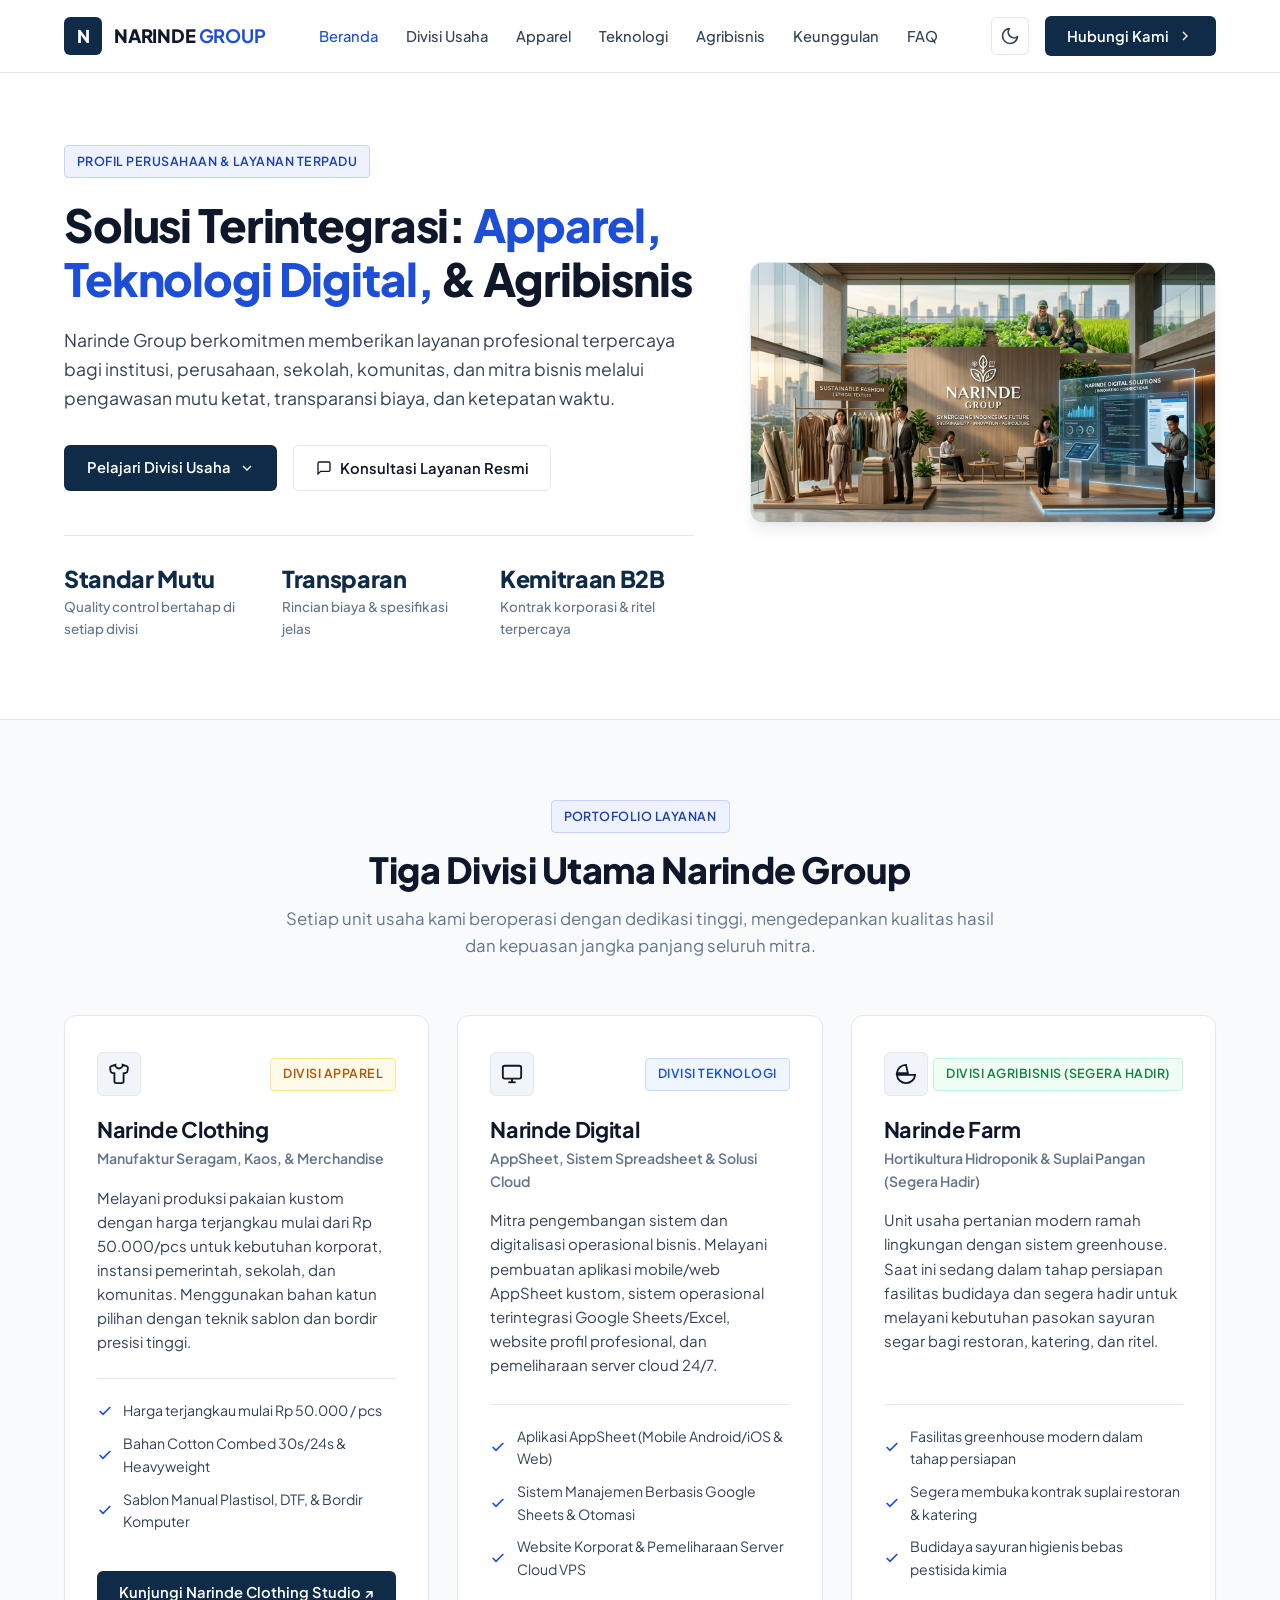
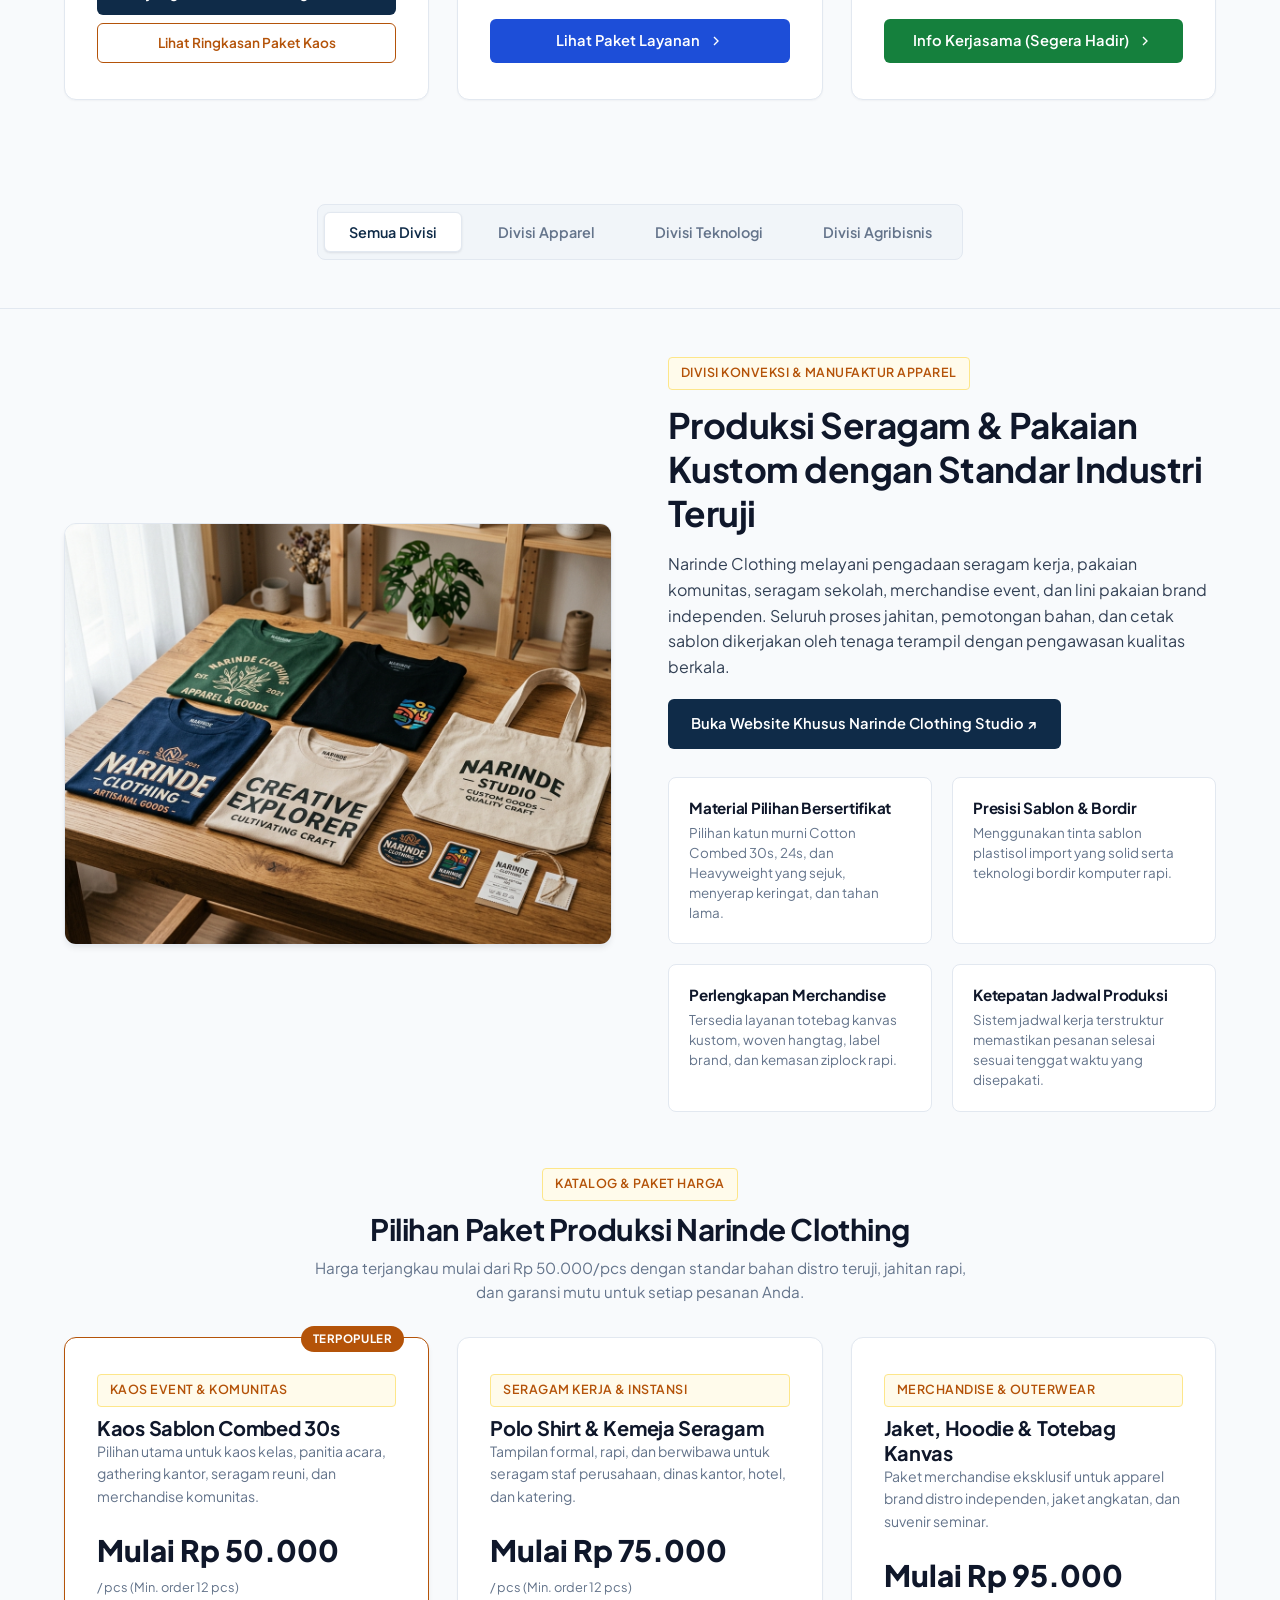
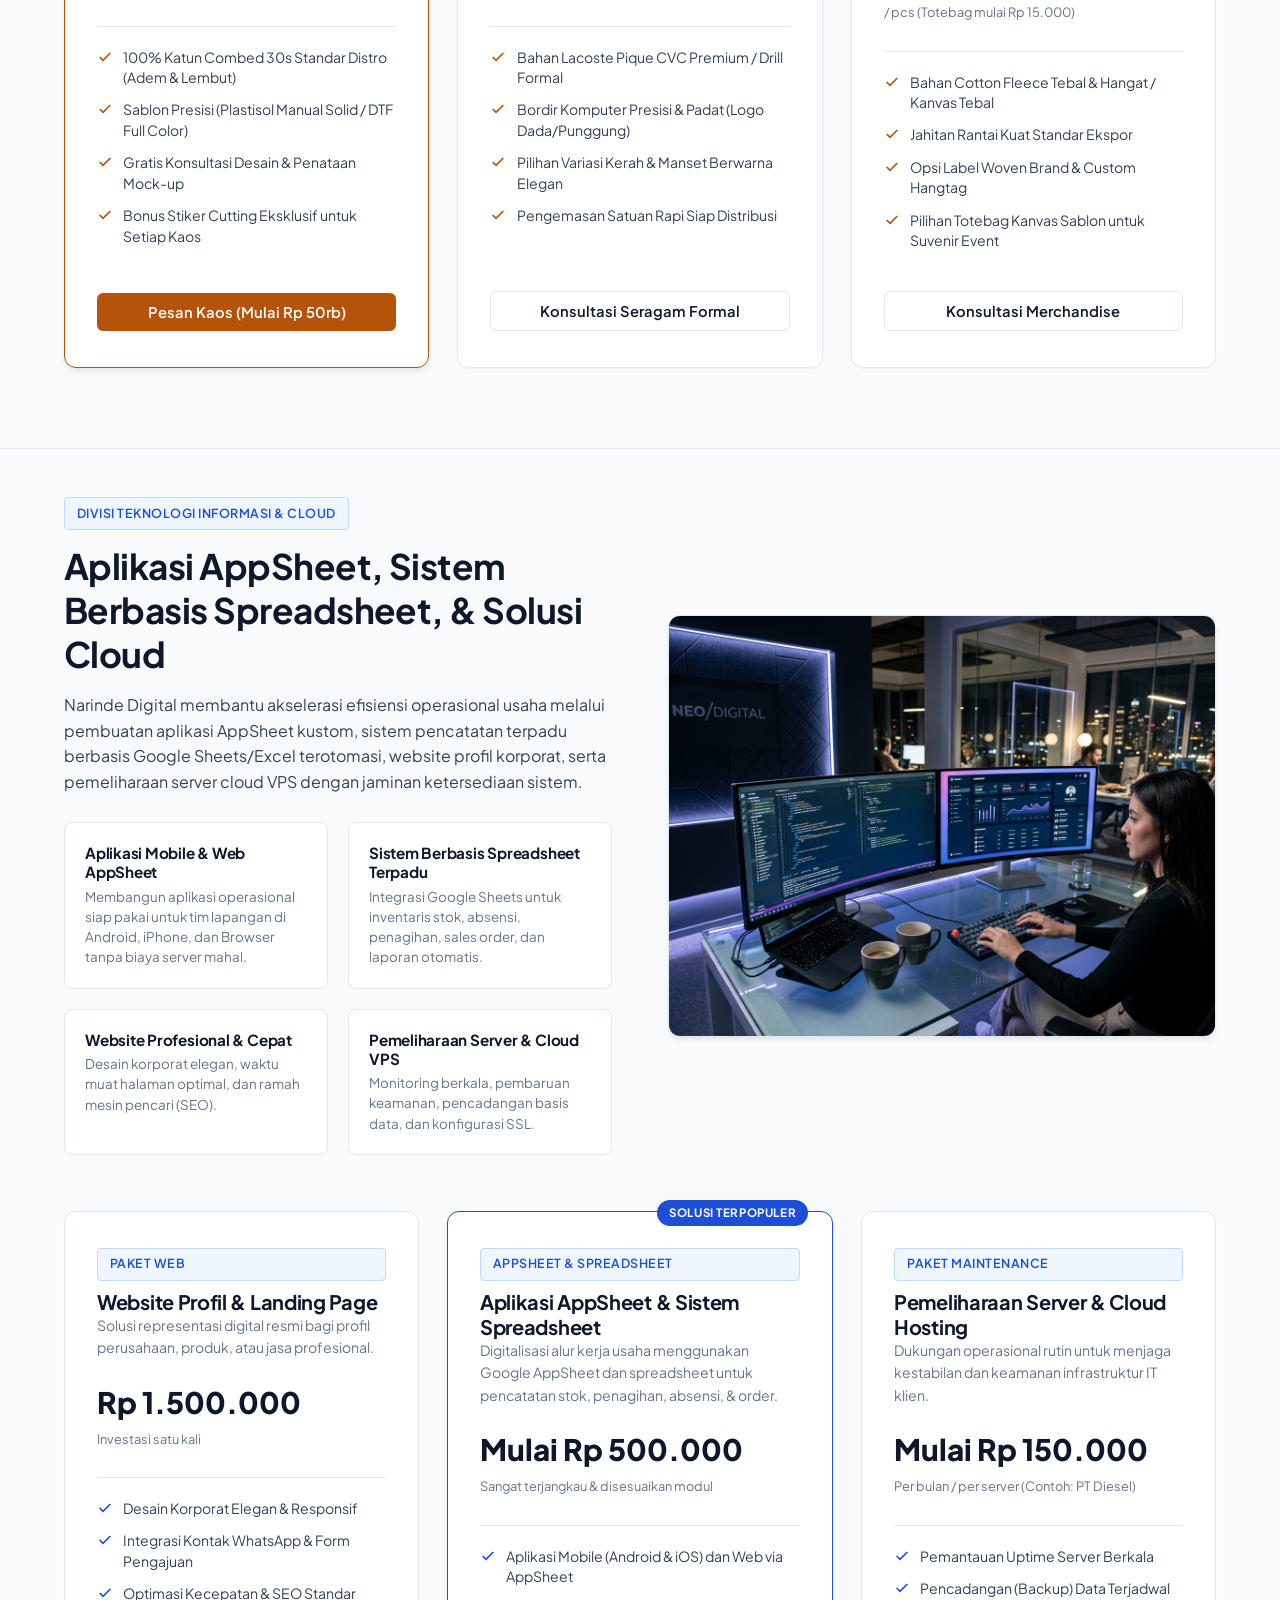
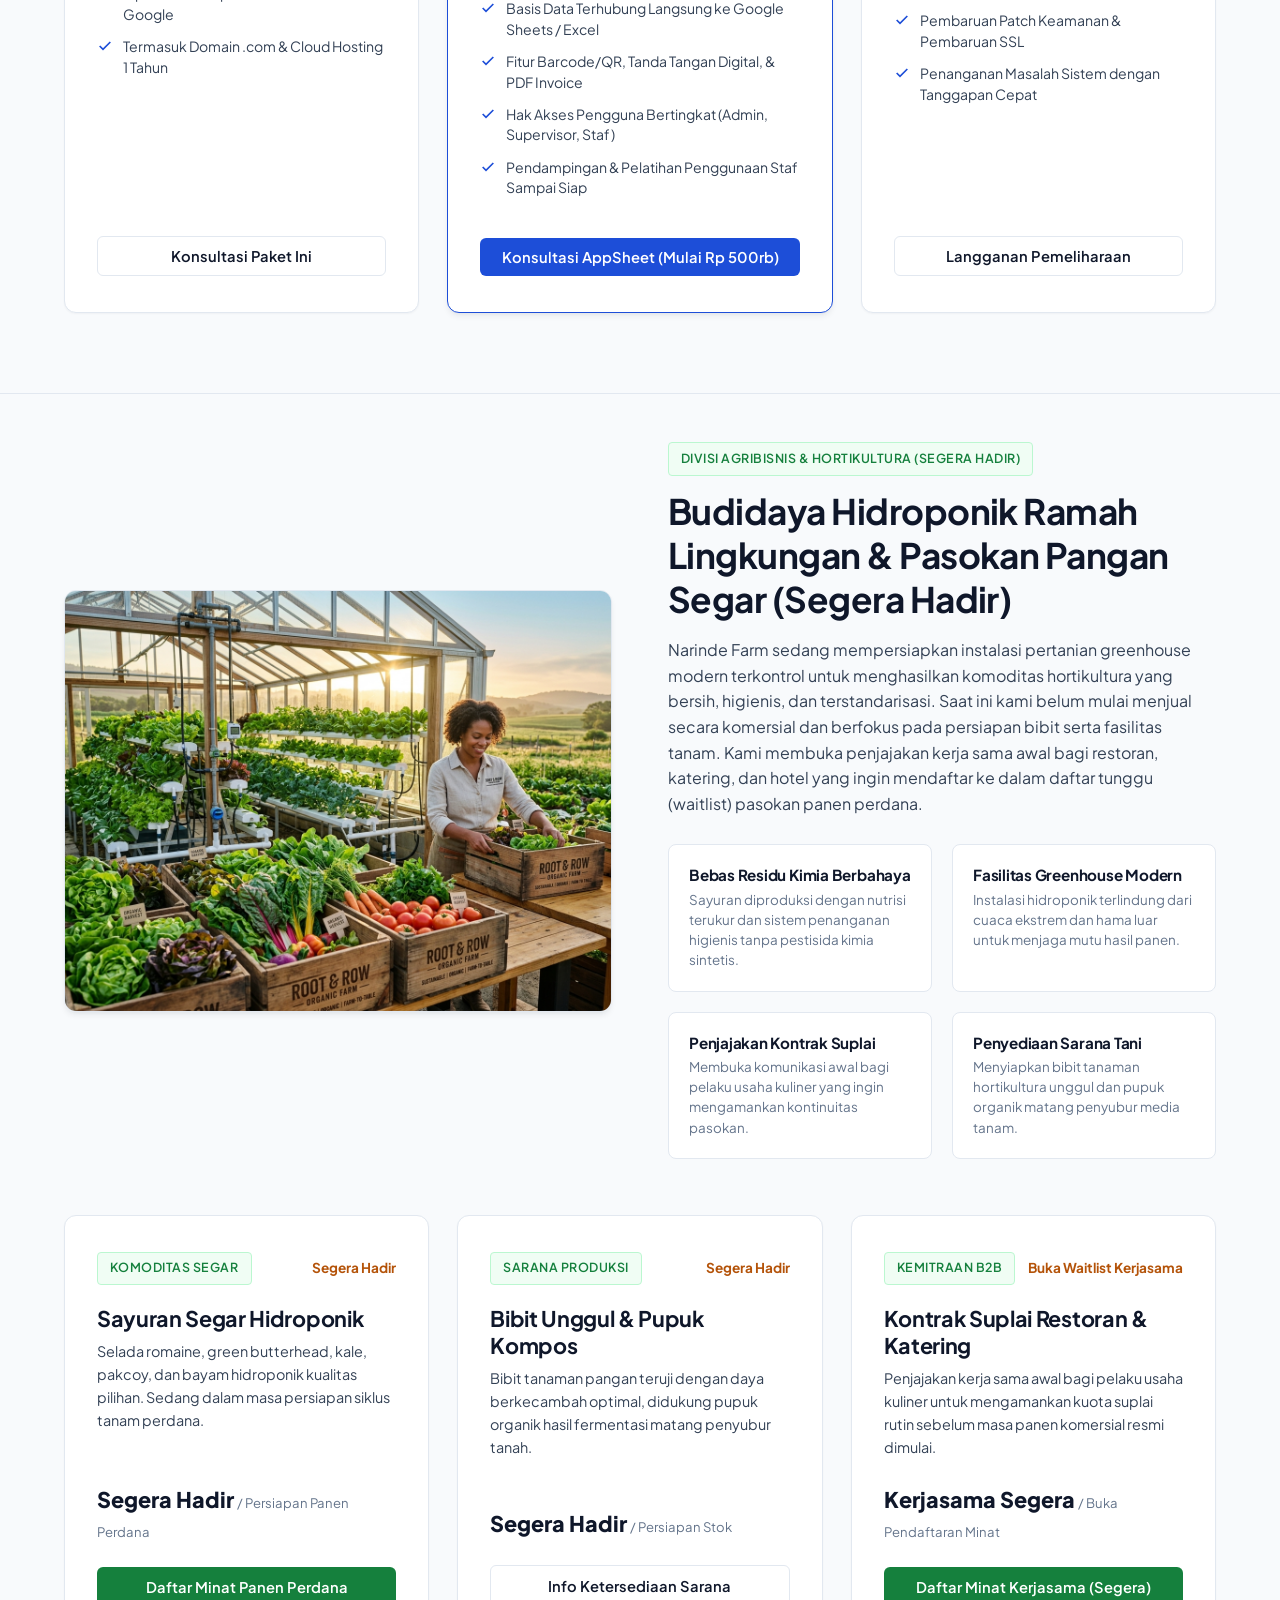
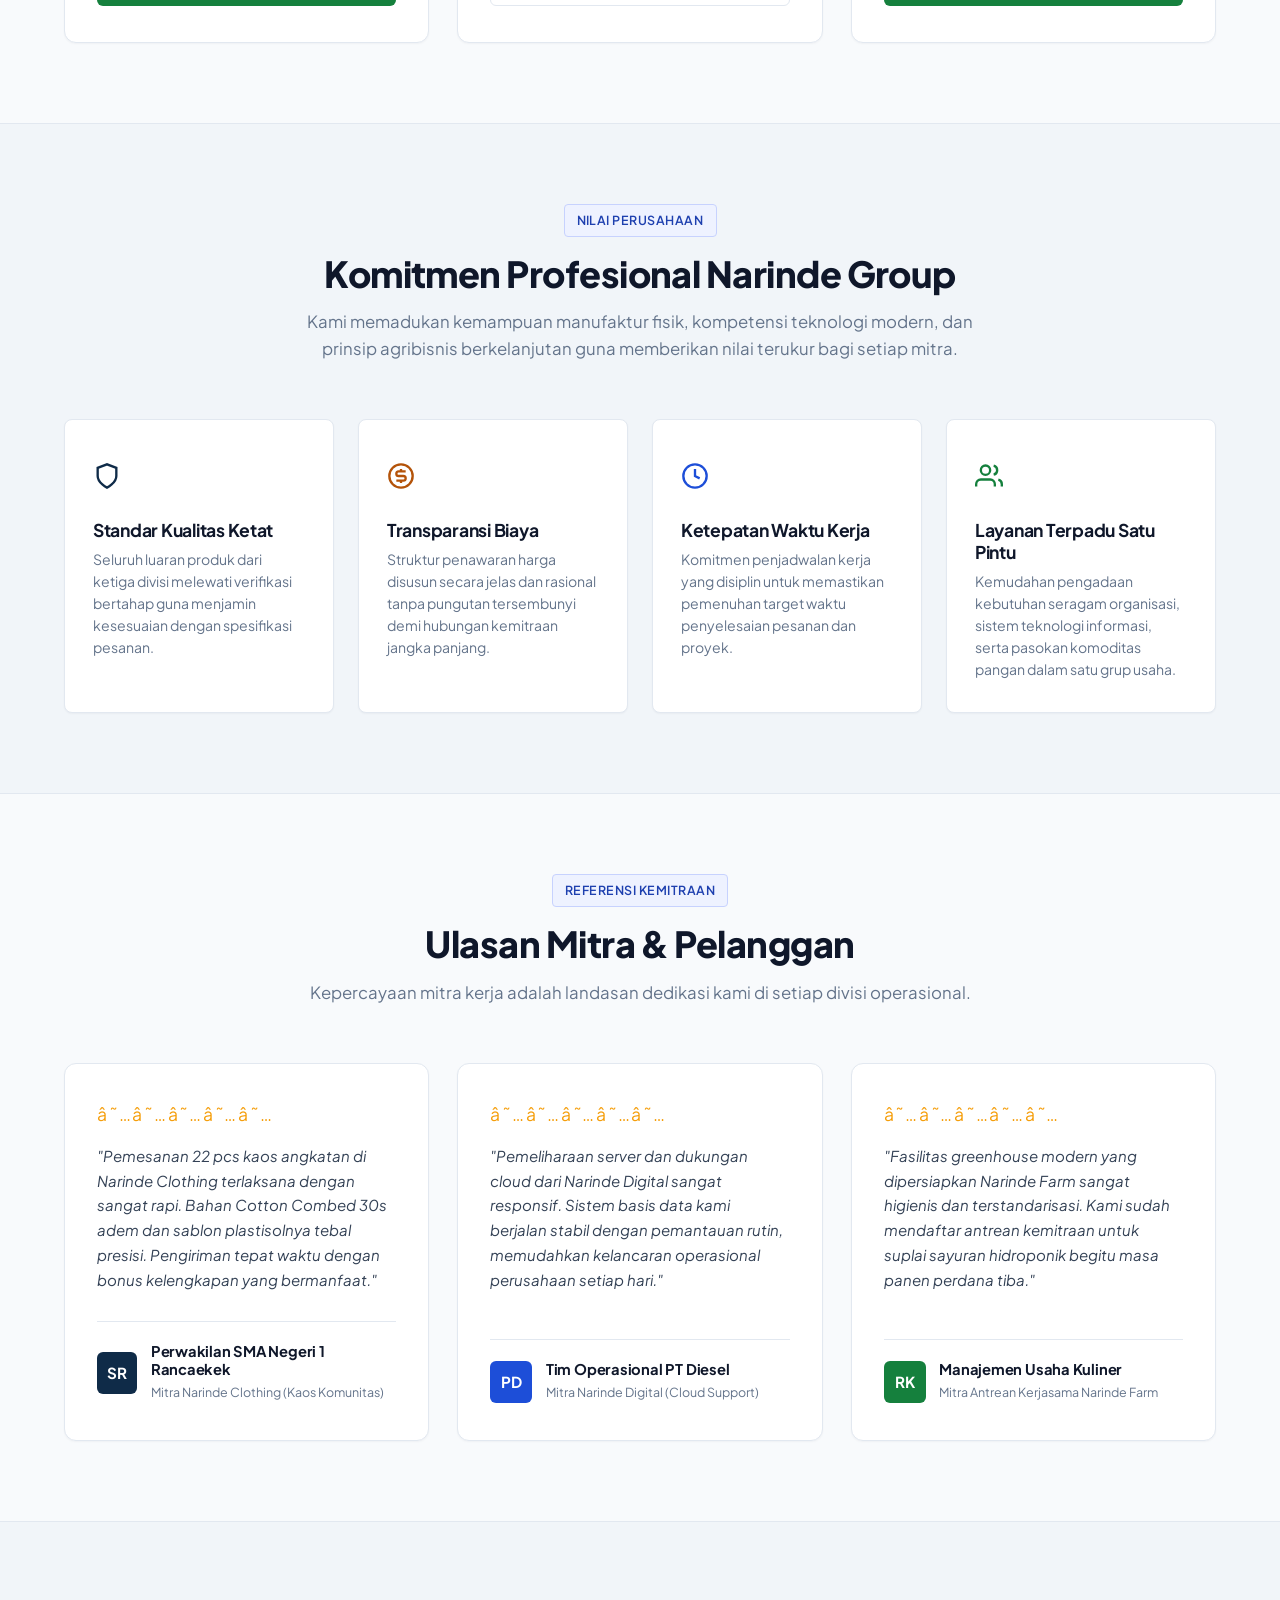
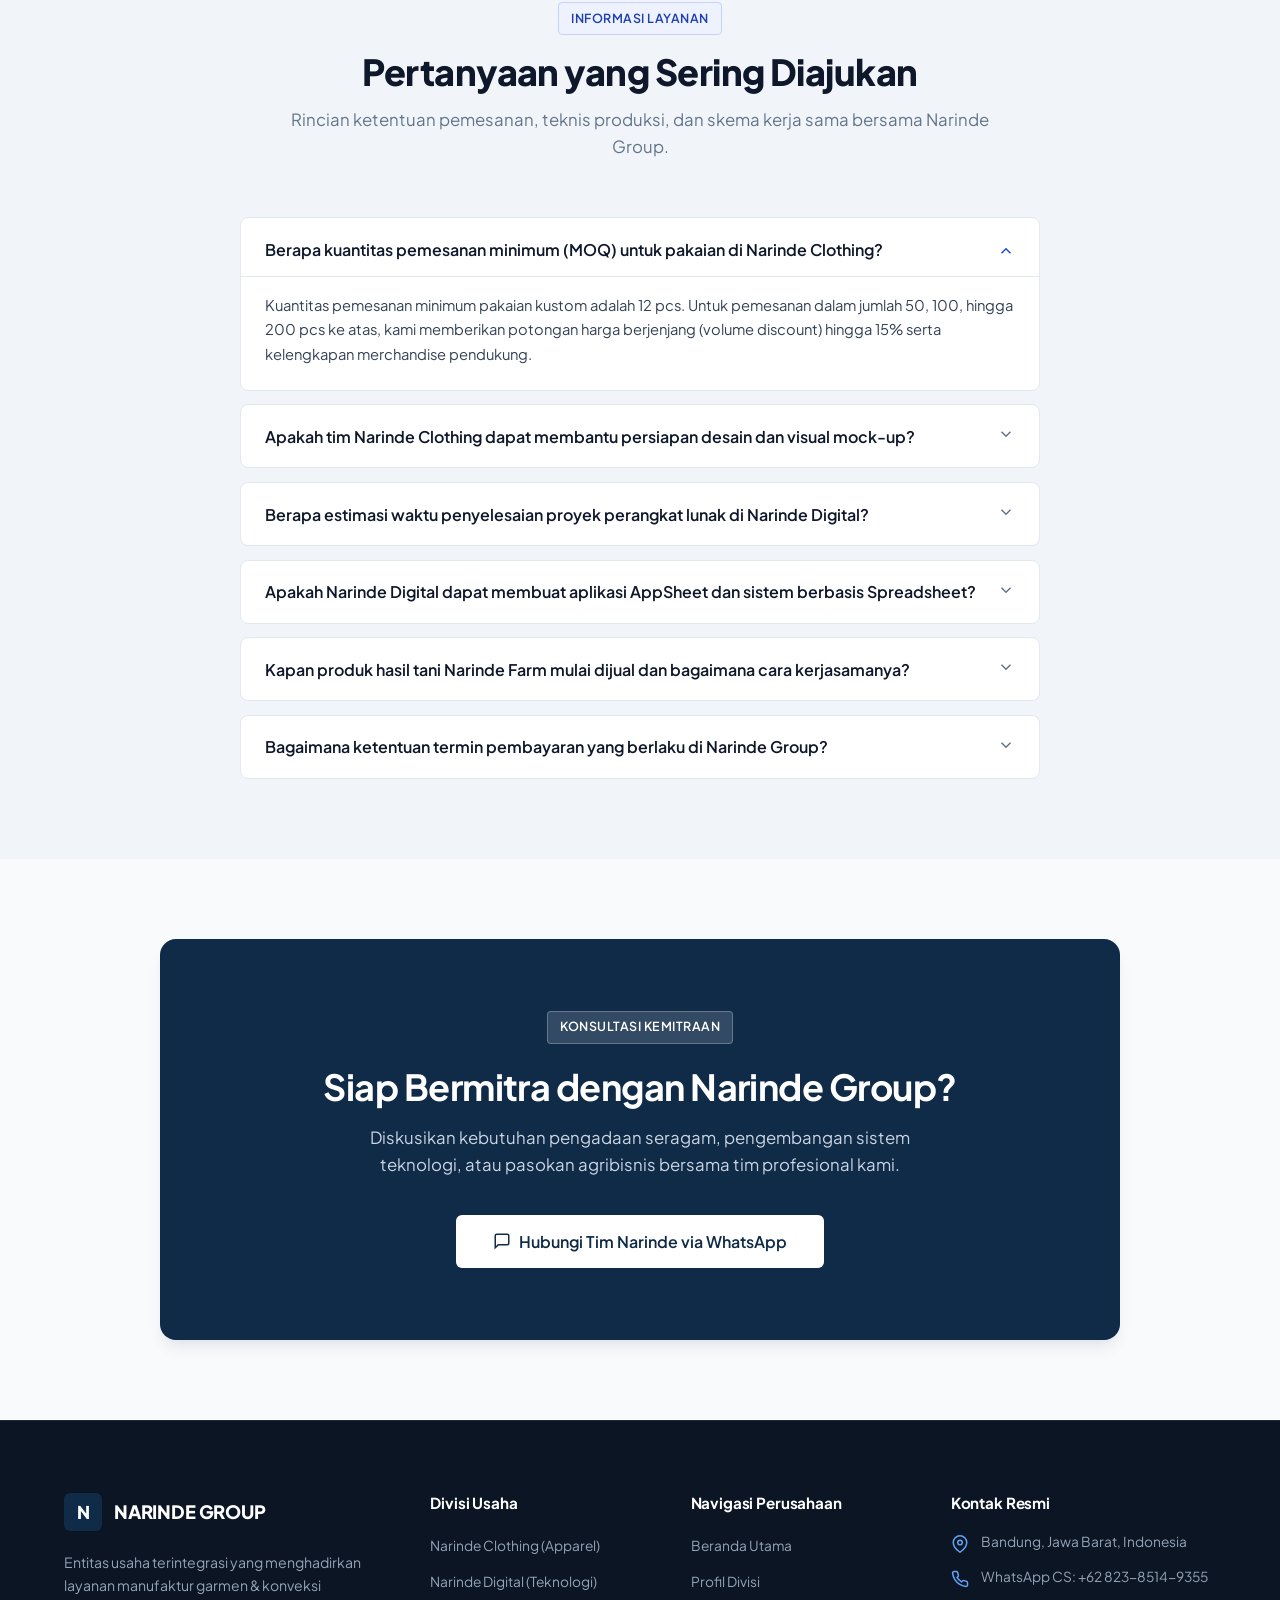
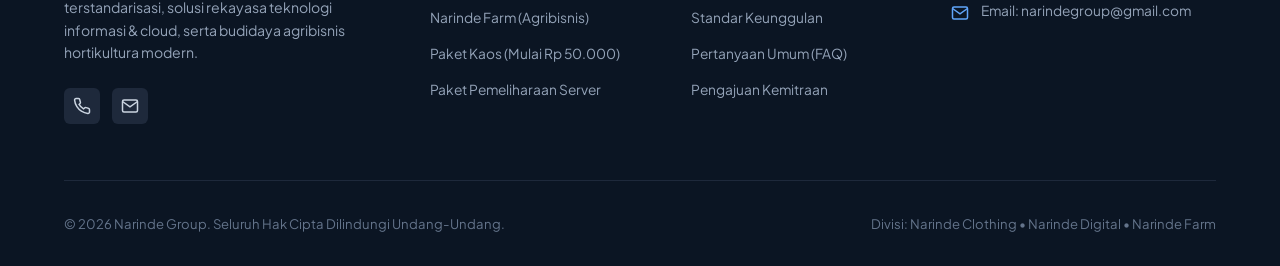
<file: index.html>
﻿<!DOCTYPE html>
<html lang="id" data-theme="light">
<head>
  <meta charset="UTF-8">
  <meta name="viewport" content="width=device-width, initial-scale=1.0">
  <title>Narinde Group | Solusi Terpadu Apparel, Teknologi Digital, & Agribisnis</title>
  
  <!-- SEO & OpenGraph Meta Tags -->
  <meta name="description" content="Narinde Group - Perusahaan terpadu yang bergerak di bidang manufaktur konveksi & garmen (Narinde Clothing), layanan teknologi informasi & cloud maintenance (Narinde Digital), serta komoditas agribisnis hasil tani berkualitas (Narinde Farm).">
  <meta name="keywords" content="Narinde Group, Narinde Clothing, Narinde Digital, Narinde Farm, Konveksi Bandung, Sablon Kaos, Website Development, Cloud Support, Hasil Tani Organik, Hidroponik">
  <meta name="author" content="Narinde Group">
  <meta property="og:title" content="Narinde Group | Profil Perusahaan & Layanan Terintegrasi">
  <meta property="og:description" content="Standar produksi pakaian kustom terpercaya, solusi teknologi digital handal, dan komoditas hasil tani segar dalam satu ekosistem profesional.">
  <meta property="og:image" content="assets/hero-banner.jpg">
  <meta property="og:type" content="website">

  <!-- Google Fonts: Plus Jakarta Sans -->
  <link rel="preconnect" href="https://fonts.googleapis.com">
  <link rel="preconnect" href="https://fonts.gstatic.com" crossorigin>
  <link href="https://fonts.googleapis.com/css2?family=Plus+Jakarta+Sans:wght@400;500;600;700;800&display=swap" rel="stylesheet">

  <!-- Core Stylesheet -->
  <link rel="stylesheet" href="style.css">
</head>
<body>

  <!-- ================= NAVBAR ================= -->
  <header class="navbar" id="navbar">
    <div class="container navbar-container">
      <a href="#hero" class="brand-logo" id="nav-brand">
        <div class="brand-icon">N</div>
        <span>NARINDE <span>GROUP</span></span>
      </a>

      <nav>
        <ul class="nav-links" id="navLinks">
          <li><a href="#hero" class="nav-link active">Beranda</a></li>
          <li><a href="#pillars" class="nav-link">Divisi Usaha</a></li>
          <li><a href="#section-clothing" class="nav-link">Apparel</a></li>
          <li><a href="#section-digital" class="nav-link">Teknologi</a></li>
          <li><a href="#section-farm" class="nav-link">Agribisnis</a></li>
          <li><a href="#why-us" class="nav-link">Keunggulan</a></li>
          <li><a href="#faq" class="nav-link">FAQ</a></li>
        </ul>
      </nav>

      <div class="nav-actions">
        <button class="theme-toggle-btn" id="themeToggleBtn" aria-label="Toggle Theme" title="Ganti Tema Tampilan">
          <svg width="18" height="18" viewBox="0 0 24 24" fill="none" stroke="currentColor" stroke-width="2" stroke-linecap="round" stroke-linejoin="round"><path d="M21 12.79A9 9 0 1 1 11.21 3 7 7 0 0 0 21 12.79z"/></svg>
        </button>
        <button class="btn btn-primary btn-open-inquiry" data-division="all" id="btnNavInquiry">
          <span>Hubungi Kami</span>
          <svg width="16" height="16" viewBox="0 0 24 24" fill="none" stroke="currentColor" stroke-width="2"><polyline points="9 18 15 12 9 6"/></svg>
        </button>
        <button class="mobile-toggle" id="mobileToggle" aria-label="Menu Mobile">
          <svg width="24" height="24" viewBox="0 0 24 24" fill="none" stroke="currentColor" stroke-width="2"><line x1="3" y1="12" x2="21" y2="12"/><line x1="3" y1="6" x2="21" y2="6"/><line x1="3" y1="18" x2="21" y2="18"/></svg>
        </button>
      </div>
    </div>
  </header>

  <!-- ================= HERO SECTION ================= -->
  <section class="hero" id="hero">
    <div class="container hero-grid">
      <div class="hero-content">
        <div class="hero-badge-wrap">
          <span class="badge badge-primary">
            Profil Perusahaan & Layanan Terpadu
          </span>
        </div>
        <h1 class="hero-title">
          Solusi Terintegrasi: <span>Apparel, Teknologi Digital,</span> & Agribisnis
        </h1>
        <p class="hero-desc">
          Narinde Group berkomitmen memberikan layanan profesional terpercaya bagi institusi, perusahaan, sekolah, komunitas, dan mitra bisnis melalui pengawasan mutu ketat, transparansi biaya, dan ketepatan waktu.
        </p>

        <div class="hero-cta-group">
          <a href="#pillars" class="btn btn-primary" id="btnHeroExplore">
            <span>Pelajari Divisi Usaha</span>
            <svg width="16" height="16" viewBox="0 0 24 24" fill="none" stroke="currentColor" stroke-width="2"><polyline points="6 9 12 15 18 9"/></svg>
          </a>
          <button class="btn btn-outline btn-open-inquiry" data-division="all" id="btnHeroConsult">
            <svg width="16" height="16" viewBox="0 0 24 24" fill="none" stroke="currentColor" stroke-width="2"><path d="M21 15a2 2 0 0 1-2 2H7l-4 4V5a2 2 0 0 1 2-2h14a2 2 0 0 1 2 2z"/></svg>
            <span>Konsultasi Layanan Resmi</span>
          </button>
        </div>

        <div class="hero-stats">
          <div class="stat-item">
            <h4>Standar Mutu</h4>
            <p>Quality control bertahap di setiap divisi</p>
          </div>
          <div class="stat-item">
            <h4>Transparan</h4>
            <p>Rincian biaya & spesifikasi jelas</p>
          </div>
          <div class="stat-item">
            <h4>Kemitraan B2B</h4>
            <p>Kontrak korporasi & ritel terpercaya</p>
          </div>
        </div>
      </div>

      <div class="hero-media">
        <div class="hero-image-card">
          <img src="assets/hero-banner.jpg" alt="Narinde Group Unified Enterprise" loading="eager" id="heroBannerImg">
        </div>
      </div>
    </div>
  </section>

  <!-- ================= 3 PILLARS OVERVIEW ================= -->
  <section class="section" id="pillars">
    <div class="container">
      <div class="section-header">
        <div class="section-tag">
          <span class="badge badge-primary">Portofolio Layanan</span>
        </div>
        <h2 class="section-title">Tiga Divisi Utama Narinde Group</h2>
        <p class="section-desc">
          Setiap unit usaha kami beroperasi dengan dedikasi tinggi, mengedepankan kualitas hasil dan kepuasan jangka panjang seluruh mitra.
        </p>
      </div>

      <div class="pillars-grid">
        <!-- 1. Clothing -->
        <div class="pillar-card card-clothing">
          <div class="pillar-header">
            <div class="pillar-icon-box">
              <svg width="22" height="22" viewBox="0 0 24 24" fill="none" stroke="currentColor" stroke-width="2"><path d="M20.38 3.46L16 2a4 4 0 0 1-8 0L3.62 3.46a2 2 0 0 0-1.34 2.23l.58 3.5a2 2 0 0 0 1.63 1.66L7 11.3V20a2 2 0 0 0 2 2h6a2 2 0 0 0 2-2v-8.7l2.51-.45a2 2 0 0 0 1.63-1.66l.58-3.5a2 2 0 0 0-1.34-2.23z"/></svg>
            </div>
            <span class="badge badge-clothing">Divisi Apparel</span>
          </div>
          <h3 class="pillar-title">Narinde Clothing</h3>
          <p class="pillar-tagline">Manufaktur Seragam, Kaos, & Merchandise</p>
          <p class="pillar-desc">
            Melayani produksi pakaian kustom dengan harga terjangkau mulai dari Rp 50.000/pcs untuk kebutuhan korporat, instansi pemerintah, sekolah, dan komunitas. Menggunakan bahan katun pilihan dengan teknik sablon dan bordir presisi tinggi.
          </p>
          <ul class="pillar-highlights">
            <li>
              <svg width="16" height="16" viewBox="0 0 24 24" fill="none" stroke="currentColor" stroke-width="2.5"><polyline points="20 6 9 17 4 12"/></svg>
              <span>Harga terjangkau mulai Rp 50.000 / pcs</span>
            </li>
            <li>
              <svg width="16" height="16" viewBox="0 0 24 24" fill="none" stroke="currentColor" stroke-width="2.5"><polyline points="20 6 9 17 4 12"/></svg>
              <span>Bahan Cotton Combed 30s/24s & Heavyweight</span>
            </li>
            <li>
              <svg width="16" height="16" viewBox="0 0 24 24" fill="none" stroke="currentColor" stroke-width="2.5"><polyline points="20 6 9 17 4 12"/></svg>
              <span>Sablon Manual Plastisol, DTF, & Bordir Komputer</span>
            </li>
          </ul>
          <div style="display: flex; flex-direction: column; gap: 0.5rem;">
            <a href="./clothing/" class="btn btn-clothing" style="background-color: var(--corporate-navy); color: #fff; text-decoration: none;">
              <span>Kunjungi Narinde Clothing Studio ↗</span>
            </a>
            <a href="#section-clothing" class="btn btn-outline" style="border-color: var(--clothing-primary); color: var(--clothing-primary); text-decoration: none; font-size: 0.85rem; padding: 0.5rem;">
              <span>Lihat Ringkasan Paket Kaos</span>
            </a>
          </div>
        </div>

        <!-- 2. Digital -->
        <div class="pillar-card card-digital">
          <div class="pillar-header">
            <div class="pillar-icon-box">
              <svg width="22" height="22" viewBox="0 0 24 24" fill="none" stroke="currentColor" stroke-width="2"><rect x="2" y="3" width="20" height="14" rx="2" ry="2"/><line x1="8" y1="21" x2="16" y2="21"/><line x1="12" y1="17" x2="12" y2="21"/></svg>
            </div>
            <span class="badge badge-digital">Divisi Teknologi</span>
          </div>
          <h3 class="pillar-title">Narinde Digital</h3>
          <p class="pillar-tagline">AppSheet, Sistem Spreadsheet & Solusi Cloud</p>
          <p class="pillar-desc">
            Mitra pengembangan sistem dan digitalisasi operasional bisnis. Melayani pembuatan aplikasi mobile/web AppSheet kustom, sistem operasional terintegrasi Google Sheets/Excel, website profil profesional, dan pemeliharaan server cloud 24/7.
          </p>
          <ul class="pillar-highlights">
            <li>
              <svg width="16" height="16" viewBox="0 0 24 24" fill="none" stroke="currentColor" stroke-width="2.5"><polyline points="20 6 9 17 4 12"/></svg>
              <span>Aplikasi AppSheet (Mobile Android/iOS & Web)</span>
            </li>
            <li>
              <svg width="16" height="16" viewBox="0 0 24 24" fill="none" stroke="currentColor" stroke-width="2.5"><polyline points="20 6 9 17 4 12"/></svg>
              <span>Sistem Manajemen Berbasis Google Sheets & Otomasi</span>
            </li>
            <li>
              <svg width="16" height="16" viewBox="0 0 24 24" fill="none" stroke="currentColor" stroke-width="2.5"><polyline points="20 6 9 17 4 12"/></svg>
              <span>Website Korporat & Pemeliharaan Server Cloud VPS</span>
            </li>
          </ul>
          <a href="#section-digital" class="btn btn-digital">
            <span>Lihat Paket Layanan</span>
            <svg width="16" height="16" viewBox="0 0 24 24" fill="none" stroke="currentColor" stroke-width="2"><polyline points="9 18 15 12 9 6"/></svg>
          </a>
        </div>

        <!-- 3. Farm -->
        <div class="pillar-card card-farm">
          <div class="pillar-header">
            <div class="pillar-icon-box">
              <svg width="22" height="22" viewBox="0 0 24 24" fill="none" stroke="currentColor" stroke-width="2"><path d="M12 2a10 10 0 0 0-9.95 9h11.95L12 2z"/><path d="M2.05 13a10 10 0 0 0 19.9 0H2.05z"/></svg>
            </div>
            <span class="badge badge-farm">Divisi Agribisnis (Segera Hadir)</span>
          </div>
          <h3 class="pillar-title">Narinde Farm</h3>
          <p class="pillar-tagline">Hortikultura Hidroponik & Suplai Pangan (Segera Hadir)</p>
          <p class="pillar-desc">
            Unit usaha pertanian modern ramah lingkungan dengan sistem greenhouse. Saat ini sedang dalam tahap persiapan fasilitas budidaya dan segera hadir untuk melayani kebutuhan pasokan sayuran segar bagi restoran, katering, dan ritel.
          </p>
          <ul class="pillar-highlights">
            <li>
              <svg width="16" height="16" viewBox="0 0 24 24" fill="none" stroke="currentColor" stroke-width="2.5"><polyline points="20 6 9 17 4 12"/></svg>
              <span>Fasilitas greenhouse modern dalam tahap persiapan</span>
            </li>
            <li>
              <svg width="16" height="16" viewBox="0 0 24 24" fill="none" stroke="currentColor" stroke-width="2.5"><polyline points="20 6 9 17 4 12"/></svg>
              <span>Segera membuka kontrak suplai restoran & katering</span>
            </li>
            <li>
              <svg width="16" height="16" viewBox="0 0 24 24" fill="none" stroke="currentColor" stroke-width="2.5"><polyline points="20 6 9 17 4 12"/></svg>
              <span>Budidaya sayuran higienis bebas pestisida kimia</span>
            </li>
          </ul>
          <a href="#section-farm" class="btn btn-farm">
            <span>Info Kerjasama (Segera Hadir)</span>
            <svg width="16" height="16" viewBox="0 0 24 24" fill="none" stroke="currentColor" stroke-width="2"><polyline points="9 18 15 12 9 6"/></svg>
          </a>
        </div>
      </div>
    </div>
  </section>

  <!-- ================= DIVISION TABS ================= -->
  <div class="container">
    <div class="tabs-control">
      <button class="tab-btn active" data-target="all">
        Semua Divisi
      </button>
      <button class="tab-btn" data-target="clothing">
        Divisi Apparel
      </button>
      <button class="tab-btn" data-target="digital">
        Divisi Teknologi
      </button>
      <button class="tab-btn" data-target="farm">
        Divisi Agribisnis
      </button>
    </div>
  </div>

  <!-- ================= 1. DETAIL NARINDE CLOTHING ================= -->
  <section class="division-section" id="section-clothing">
    <div class="container">
      <div class="division-grid">
        <div class="division-visual">
          <img src="assets/clothing-showcase.jpg" alt="Workshop Produksi Narinde Clothing" id="clothingShowcaseImg">
        </div>

        <div class="division-text">
          <span class="badge badge-clothing">Divisi Konveksi & Manufaktur Apparel</span>
          <h2>Produksi Seragam & Pakaian Kustom dengan Standar Industri Teruji</h2>
          <p>
            Narinde Clothing melayani pengadaan seragam kerja, pakaian komunitas, seragam sekolah, merchandise event, dan lini pakaian brand independen. Seluruh proses jahitan, pemotongan bahan, dan cetak sablon dikerjakan oleh tenaga terampil dengan pengawasan kualitas berkala.
          </p>
          <div style="margin: 1.25rem 0;">
            <a href="./clothing/" class="btn btn-primary" style="background-color: var(--corporate-navy); color: #fff; display: inline-flex; align-items: center; gap: 0.5rem; text-decoration: none; padding: 0.75rem 1.4rem; border-radius: var(--radius-sm); font-weight: 600;">
              <span>Buka Website Khusus Narinde Clothing Studio ↗</span>
            </a>
          </div>

          <div class="feature-list">
            <div class="feature-box">
              <h5>Material Pilihan Bersertifikat</h5>
              <p>Pilihan katun murni Cotton Combed 30s, 24s, dan Heavyweight yang sejuk, menyerap keringat, dan tahan lama.</p>
            </div>
            <div class="feature-box">
              <h5>Presisi Sablon & Bordir</h5>
              <p>Menggunakan tinta sablon plastisol import yang solid serta teknologi bordir komputer rapi.</p>
            </div>
            <div class="feature-box">
              <h5>Perlengkapan Merchandise</h5>
              <p>Tersedia layanan totebag kanvas kustom, woven hangtag, label brand, dan kemasan ziplock rapi.</p>
            </div>
            <div class="feature-box">
              <h5>Ketepatan Jadwal Produksi</h5>
              <p>Sistem jadwal kerja terstruktur memastikan pesanan selesai sesuai tenggat waktu yang disepakati.</p>
            </div>
          </div>
        </div>
      </div>

      <!-- CLOTHING PACKAGES (STARTING FROM 50RB) -->
      <div style="text-align: center; max-width: 680px; margin: 3rem auto 2rem;">
        <span class="badge badge-clothing">Katalog & Paket Harga</span>
        <h3 style="font-size: 1.85rem; margin: 0.65rem 0 0.5rem;">Pilihan Paket Produksi Narinde Clothing</h3>
        <p style="color: var(--text-muted); font-size: 0.95rem;">
          Harga terjangkau mulai dari Rp 50.000/pcs dengan standar bahan distro teruji, jahitan rapi, dan garansi mutu untuk setiap pesanan Anda.
        </p>
      </div>

      <div class="clothing-grid">
        <!-- Paket 1: Kaos Sablon Acara & Komunitas (MULAI 50RB) -->
        <div class="clothing-card popular">
          <div class="clothing-tag">Terpopuler</div>
          <span class="badge badge-clothing">Kaos Event & Komunitas</span>
          <h4 style="font-size: 1.25rem; margin-top: 0.5rem;">Kaos Sablon Combed 30s</h4>
          <p style="font-size: 0.88rem; color: var(--text-muted);">Pilihan utama untuk kaos kelas, panitia acara, gathering kantor, seragam reuni, dan merchandise komunitas.</p>
          <div class="clothing-price">Mulai Rp 50.000</div>
          <span style="font-size: 0.8rem; color: var(--text-muted);">/ pcs (Min. order 12 pcs)</span>
          <ul>
            <li><svg width="16" height="16" viewBox="0 0 24 24" fill="none" stroke="currentColor" stroke-width="2.5"><polyline points="20 6 9 17 4 12"/></svg> 100% Katun Combed 30s Standar Distro (Adem & Lembut)</li>
            <li><svg width="16" height="16" viewBox="0 0 24 24" fill="none" stroke="currentColor" stroke-width="2.5"><polyline points="20 6 9 17 4 12"/></svg> Sablon Presisi (Plastisol Manual Solid / DTF Full Color)</li>
            <li><svg width="16" height="16" viewBox="0 0 24 24" fill="none" stroke="currentColor" stroke-width="2.5"><polyline points="20 6 9 17 4 12"/></svg> Gratis Konsultasi Desain & Penataan Mock-up</li>
            <li><svg width="16" height="16" viewBox="0 0 24 24" fill="none" stroke="currentColor" stroke-width="2.5"><polyline points="20 6 9 17 4 12"/></svg> Bonus Stiker Cutting Eksklusif untuk Setiap Kaos</li>
          </ul>
          <button class="btn btn-clothing btn-open-inquiry" data-division="clothing" style="width: 100%;">
            <span>Pesan Kaos (Mulai Rp 50rb)</span>
          </button>
        </div>

        <!-- Paket 2: Polo Shirt & Kemeja Seragam Formal -->
        <div class="clothing-card">
          <span class="badge badge-clothing">Seragam Kerja & Instansi</span>
          <h4 style="font-size: 1.25rem; margin-top: 0.5rem;">Polo Shirt & Kemeja Seragam</h4>
          <p style="font-size: 0.88rem; color: var(--text-muted);">Tampilan formal, rapi, dan berwibawa untuk seragam staf perusahaan, dinas kantor, hotel, dan katering.</p>
          <div class="clothing-price">Mulai Rp 75.000</div>
          <span style="font-size: 0.8rem; color: var(--text-muted);">/ pcs (Min. order 12 pcs)</span>
          <ul>
            <li><svg width="16" height="16" viewBox="0 0 24 24" fill="none" stroke="currentColor" stroke-width="2.5"><polyline points="20 6 9 17 4 12"/></svg> Bahan Lacoste Pique CVC Premium / Drill Formal</li>
            <li><svg width="16" height="16" viewBox="0 0 24 24" fill="none" stroke="currentColor" stroke-width="2.5"><polyline points="20 6 9 17 4 12"/></svg> Bordir Komputer Presisi & Padat (Logo Dada/Punggung)</li>
            <li><svg width="16" height="16" viewBox="0 0 24 24" fill="none" stroke="currentColor" stroke-width="2.5"><polyline points="20 6 9 17 4 12"/></svg> Pilihan Variasi Kerah & Manset Berwarna Elegan</li>
            <li><svg width="16" height="16" viewBox="0 0 24 24" fill="none" stroke="currentColor" stroke-width="2.5"><polyline points="20 6 9 17 4 12"/></svg> Pengemasan Satuan Rapi Siap Distribusi</li>
          </ul>
          <button class="btn btn-outline btn-open-inquiry" data-division="clothing" style="width: 100%;">
            <span>Konsultasi Seragam Formal</span>
          </button>
        </div>

        <!-- Paket 3: Outerwear, Hoodie & Totebag Kanvas -->
        <div class="clothing-card">
          <span class="badge badge-clothing">Merchandise & Outerwear</span>
          <h4 style="font-size: 1.25rem; margin-top: 0.5rem;">Jaket, Hoodie & Totebag Kanvas</h4>
          <p style="font-size: 0.88rem; color: var(--text-muted);">Paket merchandise eksklusif untuk apparel brand distro independen, jaket angkatan, dan suvenir seminar.</p>
          <div class="clothing-price">Mulai Rp 95.000</div>
          <span style="font-size: 0.8rem; color: var(--text-muted);">/ pcs (Totebag mulai Rp 15.000)</span>
          <ul>
            <li><svg width="16" height="16" viewBox="0 0 24 24" fill="none" stroke="currentColor" stroke-width="2.5"><polyline points="20 6 9 17 4 12"/></svg> Bahan Cotton Fleece Tebal & Hangat / Kanvas Tebal</li>
            <li><svg width="16" height="16" viewBox="0 0 24 24" fill="none" stroke="currentColor" stroke-width="2.5"><polyline points="20 6 9 17 4 12"/></svg> Jahitan Rantai Kuat Standar Ekspor</li>
            <li><svg width="16" height="16" viewBox="0 0 24 24" fill="none" stroke="currentColor" stroke-width="2.5"><polyline points="20 6 9 17 4 12"/></svg> Opsi Label Woven Brand & Custom Hangtag</li>
            <li><svg width="16" height="16" viewBox="0 0 24 24" fill="none" stroke="currentColor" stroke-width="2.5"><polyline points="20 6 9 17 4 12"/></svg> Pilihan Totebag Kanvas Sablon untuk Suvenir Event</li>
          </ul>
          <button class="btn btn-outline btn-open-inquiry" data-division="clothing" style="width: 100%;">
            <span>Konsultasi Merchandise</span>
          </button>
        </div>
      </div>
    </div>
  </section>

  <!-- ================= 2. DETAIL NARINDE DIGITAL ================= -->
  <section class="division-section" id="section-digital">
    <div class="container">
      <div class="division-grid reverse">
        <div class="division-visual">
          <img src="assets/digital-showcase.jpg" alt="Infrastruktur dan Rekayasa Perangkat Lunak Narinde Digital" id="digitalShowcaseImg">
        </div>

        <div class="division-text">
          <span class="badge badge-digital">Divisi Teknologi Informasi & Cloud</span>
          <h2>Aplikasi AppSheet, Sistem Berbasis Spreadsheet, & Solusi Cloud</h2>
          <p>
            Narinde Digital membantu akselerasi efisiensi operasional usaha melalui pembuatan aplikasi AppSheet kustom, sistem pencatatan terpadu berbasis Google Sheets/Excel terotomasi, website profil korporat, serta pemeliharaan server cloud VPS dengan jaminan ketersediaan sistem.
          </p>

          <div class="feature-list">
            <div class="feature-box">
              <h5>Aplikasi Mobile & Web AppSheet</h5>
              <p>Membangun aplikasi operasional siap pakai untuk tim lapangan di Android, iPhone, dan Browser tanpa biaya server mahal.</p>
            </div>
            <div class="feature-box">
              <h5>Sistem Berbasis Spreadsheet Terpadu</h5>
              <p>Integrasi Google Sheets untuk inventaris stok, absensi, penagihan, sales order, dan laporan otomatis.</p>
            </div>
            <div class="feature-box">
              <h5>Website Profesional & Cepat</h5>
              <p>Desain korporat elegan, waktu muat halaman optimal, dan ramah mesin pencari (SEO).</p>
            </div>
            <div class="feature-box">
              <h5>Pemeliharaan Server & Cloud VPS</h5>
              <p>Monitoring berkala, pembaruan keamanan, pencadangan basis data, dan konfigurasi SSL.</p>
            </div>
          </div>
        </div>
      </div>

      <!-- DIGITAL PACKAGES -->
      <div class="digital-grid">
        <div class="digital-card">
          <span class="badge badge-digital">Paket Web</span>
          <h4 style="font-size: 1.25rem; margin-top: 0.5rem;">Website Profil & Landing Page</h4>
          <p style="font-size: 0.88rem; color: var(--text-muted);">Solusi representasi digital resmi bagi profil perusahaan, produk, atau jasa profesional.</p>
          <div class="digital-price">Rp 1.500.000</div>
          <span style="font-size: 0.8rem; color: var(--text-muted);">Investasi satu kali</span>
          <ul>
            <li><svg width="16" height="16" viewBox="0 0 24 24" fill="none" stroke="currentColor" stroke-width="2.5"><polyline points="20 6 9 17 4 12"/></svg> Desain Korporat Elegan & Responsif</li>
            <li><svg width="16" height="16" viewBox="0 0 24 24" fill="none" stroke="currentColor" stroke-width="2.5"><polyline points="20 6 9 17 4 12"/></svg> Integrasi Kontak WhatsApp & Form Pengajuan</li>
            <li><svg width="16" height="16" viewBox="0 0 24 24" fill="none" stroke="currentColor" stroke-width="2.5"><polyline points="20 6 9 17 4 12"/></svg> Optimasi Kecepatan & SEO Standar Google</li>
            <li><svg width="16" height="16" viewBox="0 0 24 24" fill="none" stroke="currentColor" stroke-width="2.5"><polyline points="20 6 9 17 4 12"/></svg> Termasuk Domain .com & Cloud Hosting 1 Tahun</li>
          </ul>
          <button class="btn btn-outline btn-open-inquiry" data-division="digital" style="width: 100%;">
            <span>Konsultasi Paket Ini</span>
          </button>
        </div>

        <div class="digital-card popular">
          <div class="digital-tag">Solusi Terpopuler</div>
          <span class="badge badge-digital">AppSheet & Spreadsheet</span>
          <h4 style="font-size: 1.25rem; margin-top: 0.5rem;">Aplikasi AppSheet & Sistem Spreadsheet</h4>
          <p style="font-size: 0.88rem; color: var(--text-muted);">Digitalisasi alur kerja usaha menggunakan Google AppSheet dan spreadsheet untuk pencatatan stok, penagihan, absensi, & order.</p>
          <div class="digital-price">Mulai Rp 500.000</div>
          <span style="font-size: 0.8rem; color: var(--text-muted);">Sangat terjangkau & disesuaikan modul</span>
          <ul>
            <li><svg width="16" height="16" viewBox="0 0 24 24" fill="none" stroke="currentColor" stroke-width="2.5"><polyline points="20 6 9 17 4 12"/></svg> Aplikasi Mobile (Android & iOS) dan Web via AppSheet</li>
            <li><svg width="16" height="16" viewBox="0 0 24 24" fill="none" stroke="currentColor" stroke-width="2.5"><polyline points="20 6 9 17 4 12"/></svg> Basis Data Terhubung Langsung ke Google Sheets / Excel</li>
            <li><svg width="16" height="16" viewBox="0 0 24 24" fill="none" stroke="currentColor" stroke-width="2.5"><polyline points="20 6 9 17 4 12"/></svg> Fitur Barcode/QR, Tanda Tangan Digital, & PDF Invoice</li>
            <li><svg width="16" height="16" viewBox="0 0 24 24" fill="none" stroke="currentColor" stroke-width="2.5"><polyline points="20 6 9 17 4 12"/></svg> Hak Akses Pengguna Bertingkat (Admin, Supervisor, Staf)</li>
            <li><svg width="16" height="16" viewBox="0 0 24 24" fill="none" stroke="currentColor" stroke-width="2.5"><polyline points="20 6 9 17 4 12"/></svg> Pendampingan & Pelatihan Penggunaan Staf Sampai Siap</li>
          </ul>
          <button class="btn btn-digital btn-open-inquiry" data-division="digital" style="width: 100%;">
            <span>Konsultasi AppSheet (Mulai Rp 500rb)</span>
          </button>
        </div>

        <div class="digital-card">
          <span class="badge badge-digital">Paket Maintenance</span>
          <h4 style="font-size: 1.25rem; margin-top: 0.5rem;">Pemeliharaan Server & Cloud Hosting</h4>
          <p style="font-size: 0.88rem; color: var(--text-muted);">Dukungan operasional rutin untuk menjaga kestabilan dan keamanan infrastruktur IT klien.</p>
          <div class="digital-price">Mulai Rp 150.000</div>
          <span style="font-size: 0.8rem; color: var(--text-muted);">Per bulan / per server (Contoh: PT Diesel)</span>
          <ul>
            <li><svg width="16" height="16" viewBox="0 0 24 24" fill="none" stroke="currentColor" stroke-width="2.5"><polyline points="20 6 9 17 4 12"/></svg> Pemantauan Uptime Server Berkala</li>
            <li><svg width="16" height="16" viewBox="0 0 24 24" fill="none" stroke="currentColor" stroke-width="2.5"><polyline points="20 6 9 17 4 12"/></svg> Pencadangan (Backup) Data Terjadwal</li>
            <li><svg width="16" height="16" viewBox="0 0 24 24" fill="none" stroke="currentColor" stroke-width="2.5"><polyline points="20 6 9 17 4 12"/></svg> Pembaruan Patch Keamanan & Pembaruan SSL</li>
            <li><svg width="16" height="16" viewBox="0 0 24 24" fill="none" stroke="currentColor" stroke-width="2.5"><polyline points="20 6 9 17 4 12"/></svg> Penanganan Masalah Sistem dengan Tanggapan Cepat</li>
          </ul>
          <button class="btn btn-outline btn-open-inquiry" data-division="digital" style="width: 100%;">
            <span>Langganan Pemeliharaan</span>
          </button>
        </div>
      </div>
    </div>
  </section>

  <!-- ================= 3. DETAIL NARINDE FARM ================= -->
  <section class="division-section" id="section-farm">
    <div class="container">
      <div class="division-grid">
        <div class="division-visual">
          <img src="assets/farm-showcase.jpg" alt="Instalasi Rumah Kaca Hidroponik Narinde Farm" id="farmShowcaseImg">
        </div>

        <div class="division-text">
          <span class="badge badge-farm">Divisi Agribisnis & Hortikultura (Segera Hadir)</span>
          <h2>Budidaya Hidroponik Ramah Lingkungan & Pasokan Pangan Segar (Segera Hadir)</h2>
          <p>
            Narinde Farm sedang mempersiapkan instalasi pertanian greenhouse modern terkontrol untuk menghasilkan komoditas hortikultura yang bersih, higienis, dan terstandarisasi. Saat ini kami belum mulai menjual secara komersial dan berfokus pada persiapan bibit serta fasilitas tanam. Kami membuka penjajakan kerja sama awal bagi restoran, katering, dan hotel yang ingin mendaftar ke dalam daftar tunggu (waitlist) pasokan panen perdana.
          </p>

          <div class="feature-list">
            <div class="feature-box">
              <h5>Bebas Residu Kimia Berbahaya</h5>
              <p>Sayuran diproduksi dengan nutrisi terukur dan sistem penanganan higienis tanpa pestisida kimia sintetis.</p>
            </div>
            <div class="feature-box">
              <h5>Fasilitas Greenhouse Modern</h5>
              <p>Instalasi hidroponik terlindung dari cuaca ekstrem dan hama luar untuk menjaga mutu hasil panen.</p>
            </div>
            <div class="feature-box">
              <h5>Penjajakan Kontrak Suplai</h5>
              <p>Membuka komunikasi awal bagi pelaku usaha kuliner yang ingin mengamankan kontinuitas pasokan.</p>
            </div>
            <div class="feature-box">
              <h5>Penyediaan Sarana Tani</h5>
              <p>Menyiapkan bibit tanaman hortikultura unggul dan pupuk organik matang penyubur media tanam.</p>
            </div>
          </div>
        </div>
      </div>

      <!-- FARM CATALOG -->
      <div class="farm-grid">
        <div class="farm-product-card">
          <div class="farm-badge-row">
            <span class="badge badge-farm">Komoditas Segar</span>
            <span style="color: #b45309; font-weight: 700; font-size: 0.85rem;">Segera Hadir</span>
          </div>
          <h4 class="farm-title">Sayuran Segar Hidroponik</h4>
          <p class="farm-desc">Selada romaine, green butterhead, kale, pakcoy, dan bayam hidroponik kualitas pilihan. Sedang dalam masa persiapan siklus tanam perdana.</p>
          <div style="margin-bottom: 1.5rem;">
            <span style="font-size: 1.35rem; font-weight: 800; color: var(--text-primary);">Segera Hadir</span>
            <span style="font-size: 0.82rem; color: var(--text-muted);"> / Persiapan Panen Perdana</span>
          </div>
          <button class="btn btn-farm btn-open-inquiry" data-division="farm" style="width: 100%;">
            <span>Daftar Minat Panen Perdana</span>
          </button>
        </div>

        <div class="farm-product-card">
          <div class="farm-badge-row">
            <span class="badge badge-farm">Sarana Produksi</span>
            <span style="color: #b45309; font-weight: 700; font-size: 0.85rem;">Segera Hadir</span>
          </div>
          <h4 class="farm-title">Bibit Unggul & Pupuk Kompos</h4>
          <p class="farm-desc">Bibit tanaman pangan teruji dengan daya berkecambah optimal, didukung pupuk organik hasil fermentasi matang penyubur tanah.</p>
          <div style="margin-bottom: 1.5rem;">
            <span style="font-size: 1.35rem; font-weight: 800; color: var(--text-primary);">Segera Hadir</span>
            <span style="font-size: 0.82rem; color: var(--text-muted);"> / Persiapan Stok</span>
          </div>
          <button class="btn btn-outline btn-open-inquiry" data-division="farm" style="width: 100%;">
            <span>Info Ketersediaan Sarana</span>
          </button>
        </div>

        <div class="farm-product-card">
          <div class="farm-badge-row">
            <span class="badge badge-farm">Kemitraan B2B</span>
            <span style="color: #b45309; font-weight: 700; font-size: 0.85rem;">Buka Waitlist Kerjasama</span>
          </div>
          <h4 class="farm-title">Kontrak Suplai Restoran & Katering</h4>
          <p class="farm-desc">Penjajakan kerja sama awal bagi pelaku usaha kuliner untuk mengamankan kuota suplai rutin sebelum masa panen komersial resmi dimulai.</p>
          <div style="margin-bottom: 1.5rem;">
            <span style="font-size: 1.35rem; font-weight: 800; color: var(--text-primary);">Kerjasama Segera</span>
            <span style="font-size: 0.82rem; color: var(--text-muted);"> / Buka Pendaftaran Minat</span>
          </div>
          <button class="btn btn-farm btn-open-inquiry" data-division="farm" style="width: 100%;">
            <span>Daftar Minat Kerjasama (Segera)</span>
          </button>
        </div>
      </div>
    </div>
  </section>

  <!-- ================= WHY NARINDE GROUP ================= -->
  <section class="section" id="why-us" style="background-color: var(--bg-surface-alt); border-top: 1px solid var(--border-color);">
    <div class="container">
      <div class="section-header">
        <div class="section-tag">
          <span class="badge badge-primary">Nilai Perusahaan</span>
        </div>
        <h2 class="section-title">Komitmen Profesional Narinde Group</h2>
        <p class="section-desc">
          Kami memadukan kemampuan manufaktur fisik, kompetensi teknologi modern, dan prinsip agribisnis berkelanjutan guna memberikan nilai terukur bagi setiap mitra.
        </p>
      </div>

      <div class="why-grid">
        <div class="why-card">
          <div class="why-icon" style="color: var(--corporate-navy);">
            <svg width="28" height="28" viewBox="0 0 24 24" fill="none" stroke="currentColor" stroke-width="2"><path d="M12 22s8-4 8-10V5l-8-3-8 3v7c0 6 8 10 8 10z"/></svg>
          </div>
          <h4>Standar Kualitas Ketat</h4>
          <p>Seluruh luaran produk dari ketiga divisi melewati verifikasi bertahap guna menjamin kesesuaian dengan spesifikasi pesanan.</p>
        </div>

        <div class="why-card">
          <div class="why-icon" style="color: var(--clothing-primary);">
            <svg width="28" height="28" viewBox="0 0 24 24" fill="none" stroke="currentColor" stroke-width="2"><circle cx="12" cy="12" r="10"/><path d="M16 8h-6a2 2 0 1 0 0 4h4a2 2 0 1 1 0 4H8"/><line x1="12" y1="6" x2="12" y2="8"/><line x1="12" y1="16" x2="12" y2="18"/></svg>
          </div>
          <h4>Transparansi Biaya</h4>
          <p>Struktur penawaran harga disusun secara jelas dan rasional tanpa pungutan tersembunyi demi hubungan kemitraan jangka panjang.</p>
        </div>

        <div class="why-card">
          <div class="why-icon" style="color: var(--digital-primary);">
            <svg width="28" height="28" viewBox="0 0 24 24" fill="none" stroke="currentColor" stroke-width="2"><circle cx="12" cy="12" r="10"/><polyline points="12 6 12 12 16 14"/></svg>
          </div>
          <h4>Ketepatan Waktu Kerja</h4>
          <p>Komitmen penjadwalan kerja yang disiplin untuk memastikan pemenuhan target waktu penyelesaian pesanan dan proyek.</p>
        </div>

        <div class="why-card">
          <div class="why-icon" style="color: var(--farm-primary);">
            <svg width="28" height="28" viewBox="0 0 24 24" fill="none" stroke="currentColor" stroke-width="2"><path d="M17 21v-2a4 4 0 0 0-4-4H5a4 4 0 0 0-4 4v2"/><circle cx="9" cy="7" r="4"/><path d="M23 21v-2a4 4 0 0 0-3-3.87"/><path d="M16 3.13a4 4 0 0 1 0 7.75"/></svg>
          </div>
          <h4>Layanan Terpadu Satu Pintu</h4>
          <p>Kemudahan pengadaan kebutuhan seragam organisasi, sistem teknologi informasi, serta pasokan komoditas pangan dalam satu grup usaha.</p>
        </div>
      </div>
    </div>
  </section>

  <!-- ================= TESTIMONIALS ================= -->
  <section class="section" style="border-top: 1px solid var(--border-color);">
    <div class="container">
      <div class="section-header">
        <div class="section-tag">
          <span class="badge badge-primary">Referensi Kemitraan</span>
        </div>
        <h2 class="section-title">Ulasan Mitra & Pelanggan</h2>
        <p class="section-desc">Kepercayaan mitra kerja adalah landasan dedikasi kami di setiap divisi operasional.</p>
      </div>

      <div class="testimonials-grid">
        <div class="testimonial-card">
          <div class="testimonial-stars">â˜…â˜…â˜…â˜…â˜…</div>
          <p class="testimonial-text">
            "Pemesanan 22 pcs kaos angkatan di Narinde Clothing terlaksana dengan sangat rapi. Bahan Cotton Combed 30s adem dan sablon plastisolnya tebal presisi. Pengiriman tepat waktu dengan bonus kelengkapan yang bermanfaat."
          </p>
          <div class="testimonial-author">
            <div class="author-avatar" style="background-color: var(--corporate-navy);">SR</div>
            <div class="author-info">
              <h6>Perwakilan SMA Negeri 1 Rancaekek</h6>
              <span>Mitra Narinde Clothing (Kaos Komunitas)</span>
            </div>
          </div>
        </div>

        <div class="testimonial-card">
          <div class="testimonial-stars">â˜…â˜…â˜…â˜…â˜…</div>
          <p class="testimonial-text">
            "Pemeliharaan server dan dukungan cloud dari Narinde Digital sangat responsif. Sistem basis data kami berjalan stabil dengan pemantauan rutin, memudahkan kelancaran operasional perusahaan setiap hari."
          </p>
          <div class="testimonial-author">
            <div class="author-avatar" style="background-color: var(--digital-primary);">PD</div>
            <div class="author-info">
              <h6>Tim Operasional PT Diesel</h6>
              <span>Mitra Narinde Digital (Cloud Support)</span>
            </div>
          </div>
        </div>

        <div class="testimonial-card">
          <div class="testimonial-stars">â˜…â˜…â˜…â˜…â˜…</div>
          <p class="testimonial-text">
            "Fasilitas greenhouse modern yang dipersiapkan Narinde Farm sangat higienis dan terstandarisasi. Kami sudah mendaftar antrean kemitraan untuk suplai sayuran hidroponik begitu masa panen perdana tiba."
          </p>
          <div class="testimonial-author">
            <div class="author-avatar" style="background-color: var(--farm-primary);">RK</div>
            <div class="author-info">
              <h6>Manajemen Usaha Kuliner</h6>
              <span>Mitra Antrean Kerjasama Narinde Farm</span>
            </div>
          </div>
        </div>
      </div>
    </div>
  </section>

  <!-- ================= FAQ SECTION ================= -->
  <section class="section" id="faq" style="background-color: var(--bg-surface-alt); border-top: 1px solid var(--border-color);">
    <div class="container">
      <div class="section-header">
        <div class="section-tag">
          <span class="badge badge-primary">Informasi Layanan</span>
        </div>
        <h2 class="section-title">Pertanyaan yang Sering Diajukan</h2>
        <p class="section-desc">Rincian ketentuan pemesanan, teknis produksi, dan skema kerja sama bersama Narinde Group.</p>
      </div>

      <div class="faq-wrap">
        <div class="faq-item open">
          <button class="faq-question">
            <span>Berapa kuantitas pemesanan minimum (MOQ) untuk pakaian di Narinde Clothing?</span>
            <div class="faq-icon">
              <svg width="18" height="18" viewBox="0 0 24 24" fill="none" stroke="currentColor" stroke-width="2"><polyline points="6 9 12 15 18 9"/></svg>
            </div>
          </button>
          <div class="faq-answer">
            Kuantitas pemesanan minimum pakaian kustom adalah 12 pcs. Untuk pemesanan dalam jumlah 50, 100, hingga 200 pcs ke atas, kami memberikan potongan harga berjenjang (volume discount) hingga 15% serta kelengkapan merchandise pendukung.
          </div>
        </div>

        <div class="faq-item">
          <button class="faq-question">
            <span>Apakah tim Narinde Clothing dapat membantu persiapan desain dan visual mock-up?</span>
            <div class="faq-icon">
              <svg width="18" height="18" viewBox="0 0 24 24" fill="none" stroke="currentColor" stroke-width="2"><polyline points="6 9 12 15 18 9"/></svg>
            </div>
          </button>
          <div class="faq-answer">
            Ya. Kami menyediakan layanan konsultasi desain dan perapian mock-up sebelum masuk tahap pemotongan kain dan sablon, memastikan tata letak dan ukuran cetak sesuai ekspektasi pemesan.
          </div>
        </div>

        <div class="faq-item">
          <button class="faq-question">
            <span>Berapa estimasi waktu penyelesaian proyek perangkat lunak di Narinde Digital?</span>
            <div class="faq-icon">
              <svg width="18" height="18" viewBox="0 0 24 24" fill="none" stroke="currentColor" stroke-width="2"><polyline points="6 9 12 15 18 9"/></svg>
            </div>
          </button>
          <div class="faq-answer">
            Pembuatan website profil atau landing page membutuhkan waktu berkisar antara 3 hingga 7 hari kerja setelah materi konten lengkap. Untuk aplikasi AppSheet kustom atau integrasi basis data spreadsheet, estimasi pengerjaan berkisar antara 1 hingga 2 minggu sesuai ruang lingkup modul.
          </div>
        </div>

        <div class="faq-item">
          <button class="faq-question">
            <span>Apakah Narinde Digital dapat membuat aplikasi AppSheet dan sistem berbasis Spreadsheet?</span>
            <div class="faq-icon">
              <svg width="18" height="18" viewBox="0 0 24 24" fill="none" stroke="currentColor" stroke-width="2"><polyline points="6 9 12 15 18 9"/></svg>
            </div>
          </button>
          <div class="faq-answer">
            Bisa sekali! Kami memiliki keahlian khusus membangun aplikasi operasional menggunakan Google AppSheet dan sistem terintegrasi Google Sheets dengan biaya mulai dari Rp 500.000. Solusi ini sangat efektif untuk pencatatan stok gudang, absensi karyawan, penagihan pelanggan, dan pelacakan order penjualan yang dapat diakses langsung oleh staf lapangan dari smartphone (Android & iOS) secara realtime tanpa biaya server mahal.
          </div>
        </div>

        <div class="faq-item">
          <button class="faq-question">
            <span>Kapan produk hasil tani Narinde Farm mulai dijual dan bagaimana cara kerjasamanya?</span>
            <div class="faq-icon">
              <svg width="18" height="18" viewBox="0 0 24 24" fill="none" stroke="currentColor" stroke-width="2"><polyline points="6 9 12 15 18 9"/></svg>
            </div>
          </button>
          <div class="faq-answer">
            Saat ini Narinde Farm masih dalam tahap persiapan fasilitas greenhouse dan siklus tanam perdana (belum mulai menjual secara komersial). Namun, kami sudah membuka pendaftaran minat kerja sama (waitlist) bagi restoran, hotel, atau katering yang ingin mengamankan kuota suplai sayuran hidroponik dengan harga khusus saat panen perdana tiba.
          </div>
        </div>

        <div class="faq-item">
          <button class="faq-question">
            <span>Bagaimana ketentuan termin pembayaran yang berlaku di Narinde Group?</span>
            <div class="faq-icon">
              <svg width="18" height="18" viewBox="0 0 24 24" fill="none" stroke="currentColor" stroke-width="2"><polyline points="6 9 12 15 18 9"/></svg>
            </div>
          </button>
          <div class="faq-answer">
            Kami menerapkan skema pembayaran resmi dan transparan, umumnya melalui sistem Down Payment (DP) 50% saat surat pesanan/proyek disepakati, dan pelunasan 50% setelah proses verifikasi mutu selesai sebelum pengiriman atau serah terima akhir.
          </div>
        </div>
      </div>
    </div>
  </section>

  <!-- ================= FINAL CTA ================= -->
  <section class="section" style="padding-bottom: 5rem;">
    <div class="container">
      <div class="cta-banner">
        <span class="badge" style="margin-bottom: 1.25rem;">Konsultasi Kemitraan</span>
        <h2 class="cta-title">Siap Bermitra dengan Narinde Group?</h2>
        <p class="cta-desc">
          Diskusikan kebutuhan pengadaan seragam, pengembangan sistem teknologi, atau pasokan agribisnis bersama tim profesional kami.
        </p>
        <button class="btn btn-primary btn-open-inquiry" data-division="all" style="font-size: 1rem; padding: 0.95rem 2.25rem;" id="btnCtaBottom">
          <svg width="18" height="18" viewBox="0 0 24 24" fill="none" stroke="currentColor" stroke-width="2"><path d="M21 15a2 2 0 0 1-2 2H7l-4 4V5a2 2 0 0 1 2-2h14a2 2 0 0 1 2 2z"/></svg>
          <span>Hubungi Tim Narinde via WhatsApp</span>
        </button>
      </div>
    </div>
  </section>

  <!-- ================= FOOTER ================= -->
  <footer class="footer">
    <div class="container">
      <div class="footer-grid">
        <div class="footer-brand">
          <div class="brand-logo">
            <div class="brand-icon">N</div>
            <span>NARINDE GROUP</span>
          </div>
          <p>
            Entitas usaha terintegrasi yang menghadirkan layanan manufaktur garmen & konveksi terstandarisasi, solusi rekayasa teknologi informasi & cloud, serta budidaya agribisnis hortikultura modern.
          </p>
          <div class="footer-socials">
            <a href="https://wa.me/6282385149355" target="_blank" rel="noreferrer" class="social-btn" aria-label="WhatsApp">
              <svg width="18" height="18" viewBox="0 0 24 24" fill="none" stroke="currentColor" stroke-width="2"><path d="M22 16.92v3a2 2 0 0 1-2.18 2 19.79 19.79 0 0 1-8.63-3.07 19.5 19.5 0 0 1-6-6 19.79 19.79 0 0 1-3.07-8.67A2 2 0 0 1 4.11 2h3a2 2 0 0 1 2 1.72 12.84 12.84 0 0 0 .7 2.81 2 2 0 0 1-.45 2.11L8.09 9.91a16 16 0 0 0 6 6l1.27-1.27a2 2 0 0 1 2.11-.45 12.84 12.84 0 0 0 2.81.7A2 2 0 0 1 22 16.92z"/></svg>
            </a>
            <a href="mailto:narindegroup@gmail.com" class="social-btn" aria-label="Email">
              <svg width="18" height="18" viewBox="0 0 24 24" fill="none" stroke="currentColor" stroke-width="2"><path d="M4 4h16c1.1 0 2 .9 2 2v12c0 1.1-.9 2-2 2H4c-1.1 0-2-.9-2-2V6c0-1.1.9-2 2-2z"/><polyline points="22,6 12,13 2,6"/></svg>
            </a>
          </div>
        </div>

        <div class="footer-col">
          <h5>Divisi Usaha</h5>
          <ul class="footer-links">
            <li><a href="#section-clothing">Narinde Clothing (Apparel)</a></li>
            <li><a href="#section-digital">Narinde Digital (Teknologi)</a></li>
            <li><a href="#section-farm">Narinde Farm (Agribisnis)</a></li>
            <li><a href="#section-clothing">Paket Kaos (Mulai Rp 50.000)</a></li>
            <li><a href="#section-digital">Paket Pemeliharaan Server</a></li>
          </ul>
        </div>

        <div class="footer-col">
          <h5>Navigasi Perusahaan</h5>
          <ul class="footer-links">
            <li><a href="#hero">Beranda Utama</a></li>
            <li><a href="#pillars">Profil Divisi</a></li>
            <li><a href="#why-us">Standar Keunggulan</a></li>
            <li><a href="#faq">Pertanyaan Umum (FAQ)</a></li>
            <li><a href="#inquiryModal" class="btn-open-inquiry" data-division="konsolidasi">Pengajuan Kemitraan</a></li>
          </ul>
        </div>

        <div class="footer-col">
          <h5>Kontak Resmi</h5>
          <div class="contact-item">
            <svg width="18" height="18" viewBox="0 0 24 24" fill="none" stroke="currentColor" stroke-width="2"><path d="M21 10c0 7-9 13-9 13s-9-6-9-13a9 9 0 0 1 18 0z"/><circle cx="12" cy="10" r="3"/></svg>
            <span>Bandung, Jawa Barat, Indonesia</span>
          </div>
          <div class="contact-item">
            <svg width="18" height="18" viewBox="0 0 24 24" fill="none" stroke="currentColor" stroke-width="2"><path d="M22 16.92v3a2 2 0 0 1-2.18 2 19.79 19.79 0 0 1-8.63-3.07 19.5 19.5 0 0 1-6-6 19.79 19.79 0 0 1-3.07-8.67A2 2 0 0 1 4.11 2h3a2 2 0 0 1 2 1.72 12.84 12.84 0 0 0 .7 2.81 2 2 0 0 1-.45 2.11L8.09 9.91a16 16 0 0 0 6 6l1.27-1.27a2 2 0 0 1 2.11-.45 12.84 12.84 0 0 0 2.81.7A2 2 0 0 1 22 16.92z"/></svg>
            <span>WhatsApp CS: +62 823-8514-9355</span>
          </div>
          <div class="contact-item">
            <svg width="18" height="18" viewBox="0 0 24 24" fill="none" stroke="currentColor" stroke-width="2"><path d="M4 4h16c1.1 0 2 .9 2 2v12c0 1.1-.9 2-2 2H4c-1.1 0-2-.9-2-2V6c0-1.1.9-2 2-2z"/><polyline points="22,6 12,13 2,6"/></svg>
            <span>Email: narindegroup@gmail.com</span>
          </div>
        </div>
      </div>

      <div class="footer-bottom">
        <div>&copy; 2026 Narinde Group. Seluruh Hak Cipta Dilindungi Undang-Undang.</div>
        <div>Divisi: Narinde Clothing &bull; Narinde Digital &bull; Narinde Farm</div>
      </div>
    </div>
  </footer>

  <!-- ================= INQUIRY MODAL (WHATSAPP DISPATCH) ================= -->
  <div class="modal-overlay" id="inquiryModal">
    <div class="modal-content">
      <button class="modal-close-btn" id="closeModalBtn" aria-label="Tutup Jendela Modal">
        <svg width="20" height="20" viewBox="0 0 24 24" fill="none" stroke="currentColor" stroke-width="2"><line x1="18" y1="6" x2="6" y2="18"/><line x1="6" y1="6" x2="18" y2="18"/></svg>
      </button>

      <span class="badge badge-primary" style="margin-bottom: 0.75rem;">Formulir Kontak Resmi</span>
      <h3 style="font-size: 1.5rem; margin-bottom: 0.5rem;">Konsultasi Layanan Narinde Group</h3>
      <p style="color: var(--text-muted); font-size: 0.88rem; margin-bottom: 1.5rem;">
        Sampaikan kebutuhan pengadaan atau konsultasi proyek Anda. Tim representatif kami akan menyambungkan via WhatsApp resmi.
      </p>

      <form id="inquiryForm">
        <div class="form-group">
          <label class="form-label" for="inquiryName">Nama Lengkap / Perusahaan / Instansi:</label>
          <input type="text" class="form-input" id="inquiryName" placeholder="Contoh: Budi Santoso / PT Maju Jaya" required>
        </div>

        <div class="form-group">
          <label class="form-label" for="inquiryDivision">Divisi Usaha Tujuan:</label>
          <select class="form-select" id="inquiryDivision" required>
            <option value="clothing">Narinde Clothing (Konveksi & Kaos Mulai Rp 50rb)</option>
            <option value="digital">Narinde Digital (AppSheet & Spreadsheet Mulai Rp 500rb)</option>
            <option value="farm">Narinde Farm (Kerjasama Agribisnis - Segera Hadir)</option>
            <option value="konsolidasi">Kemitraan Korporasi / Kerjasama Terpadu</option>
          </select>
        </div>

        <div class="form-group">
          <label class="form-label" for="inquiryNotes">Uraian Kebutuhan Singkat:</label>
          <textarea class="form-textarea" id="inquiryNotes" rows="3" placeholder="Contoh: Pengadaan 50 pcs polo shirt seragam kantor untuk awal bulan depan..." required></textarea>
        </div>

        <button type="submit" class="btn btn-primary" style="width: 100%; padding: 0.85rem;">
          <svg width="18" height="18" viewBox="0 0 24 24" fill="none" stroke="currentColor" stroke-width="2"><path d="M22 16.92v3a2 2 0 0 1-2.18 2 19.79 19.79 0 0 1-8.63-3.07 19.5 19.5 0 0 1-6-6 19.79 19.79 0 0 1-3.07-8.67A2 2 0 0 1 4.11 2h3a2 2 0 0 1 2 1.72 12.84 12.84 0 0 0 .7 2.81 2 2 0 0 1-.45 2.11L8.09 9.91a16 16 0 0 0 6 6l1.27-1.27a2 2 0 0 1 2.11-.45 12.84 12.84 0 0 0 2.81.7A2 2 0 0 1 22 16.92z"/></svg>
          <span>Kirim Pengajuan via WhatsApp</span>
        </button>
      </form>
    </div>
  </div>

  <!-- App Script -->
  <script src="app.js"></script>
</body>
</html>
</file>
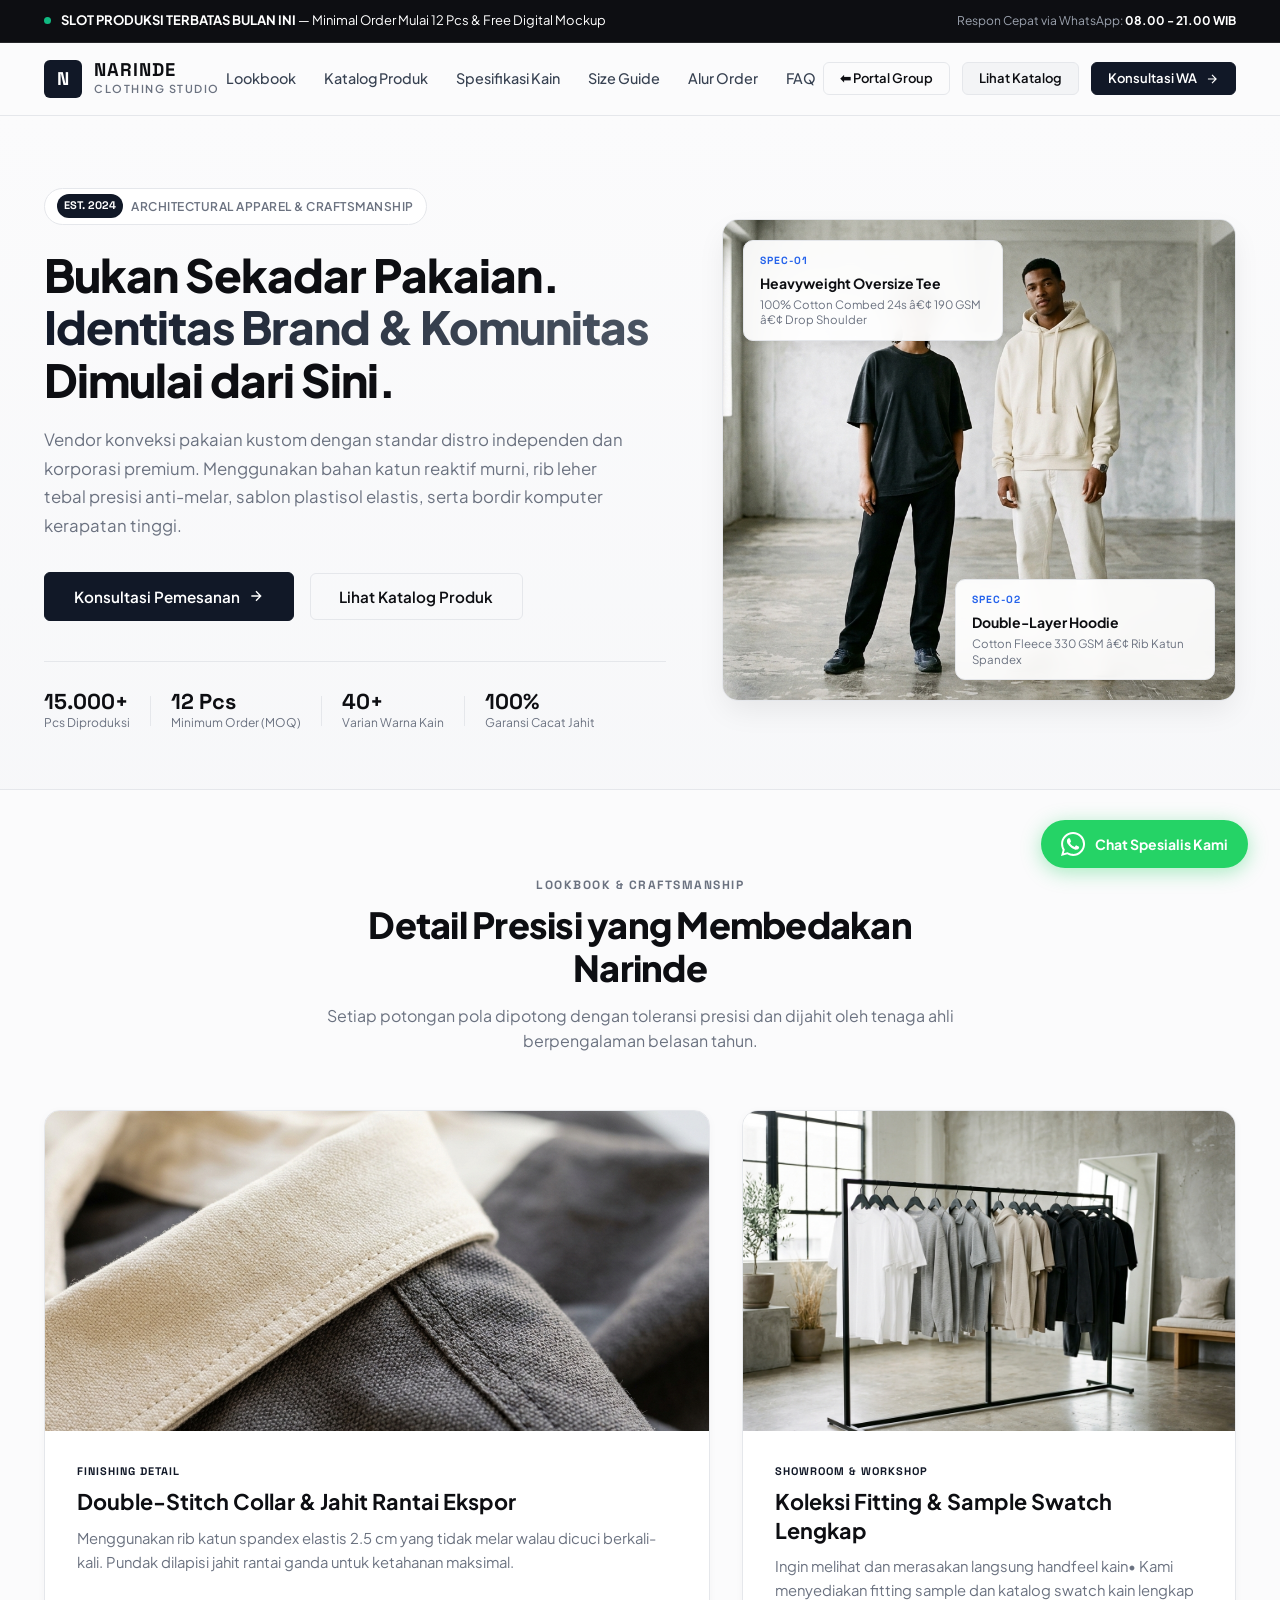
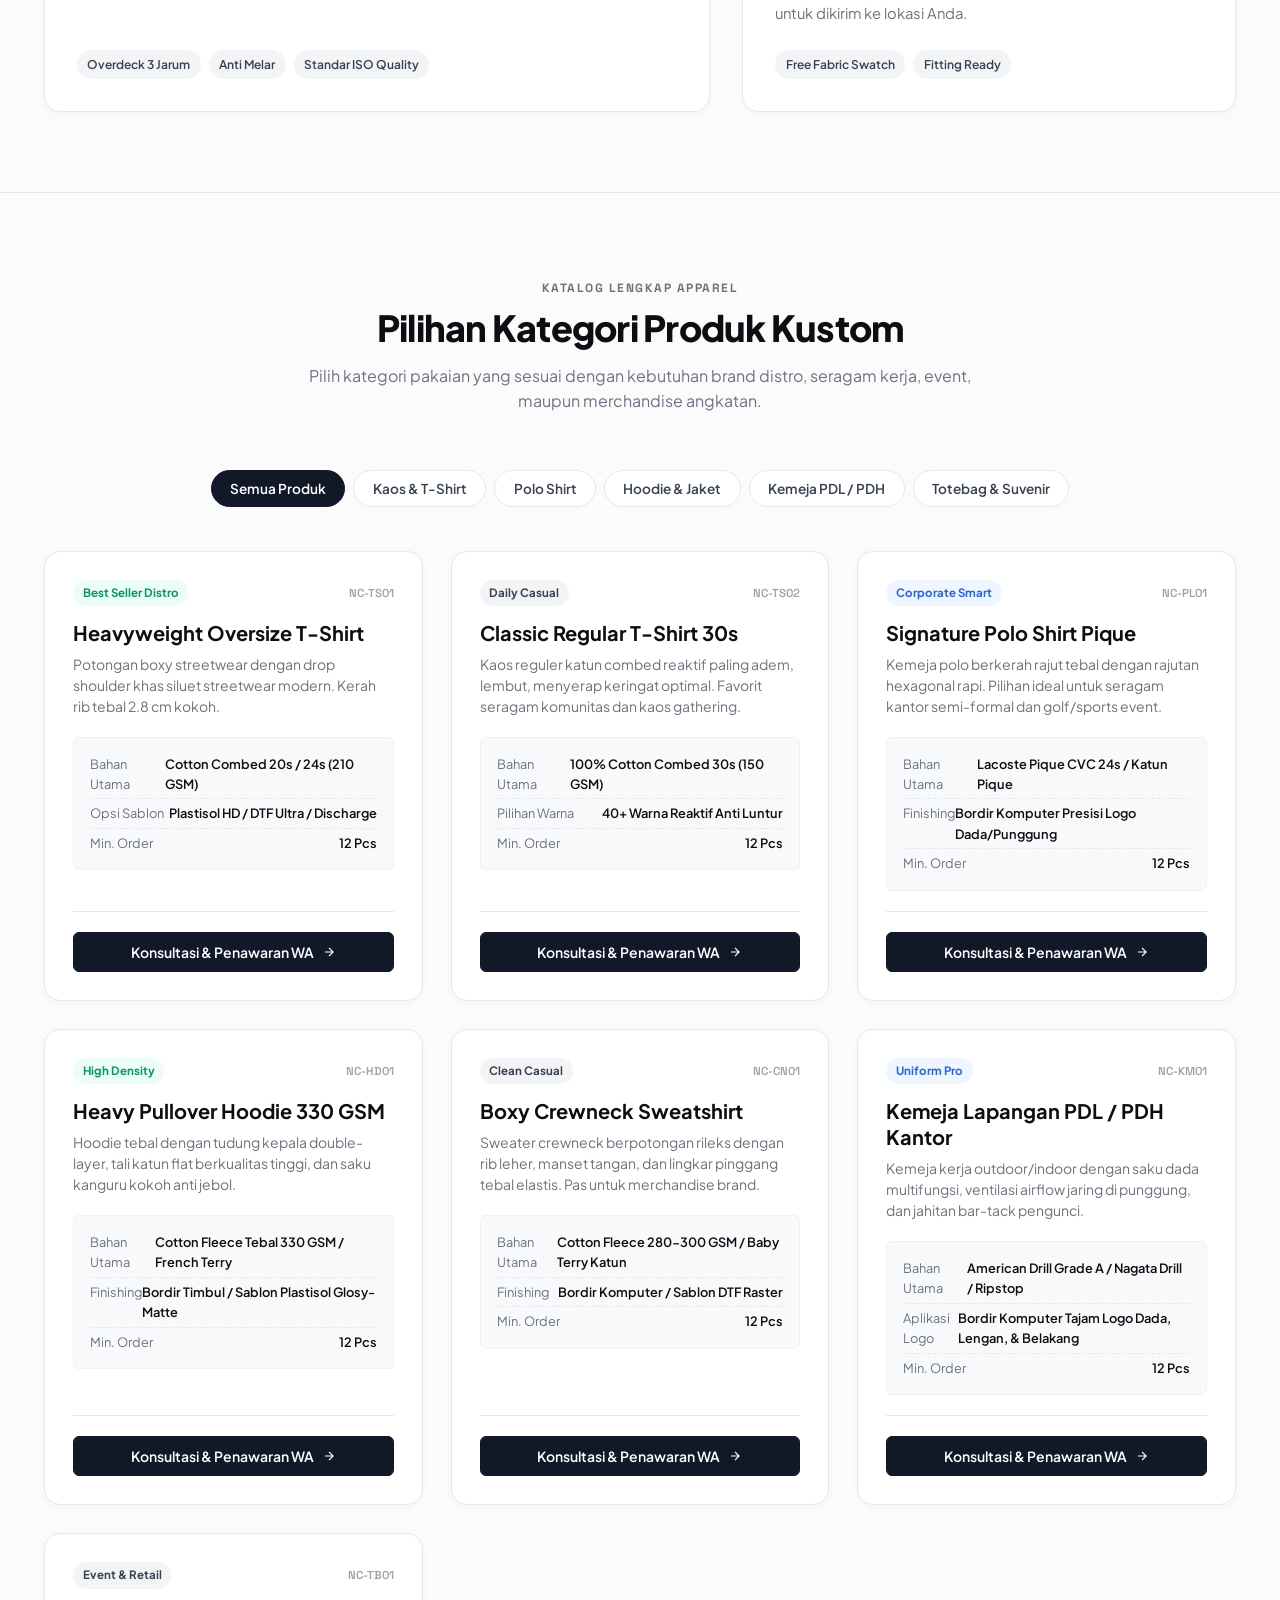
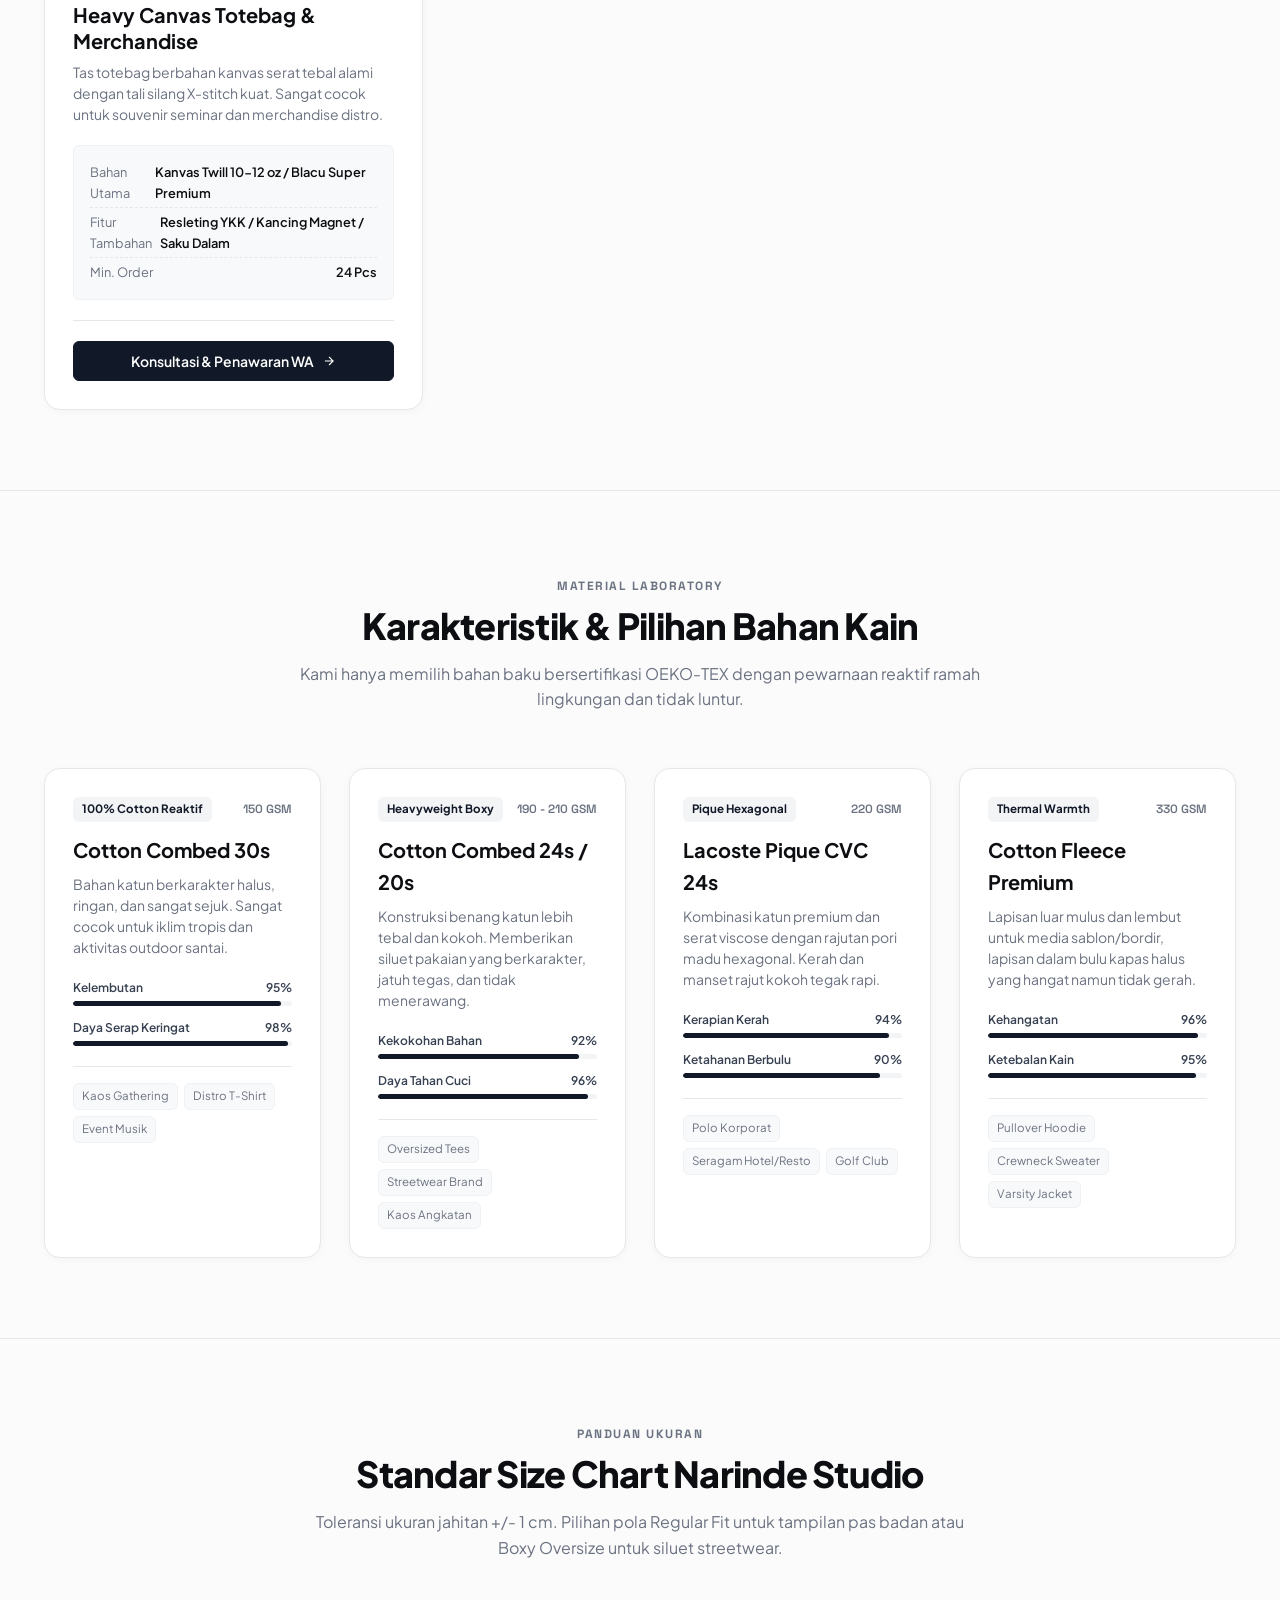
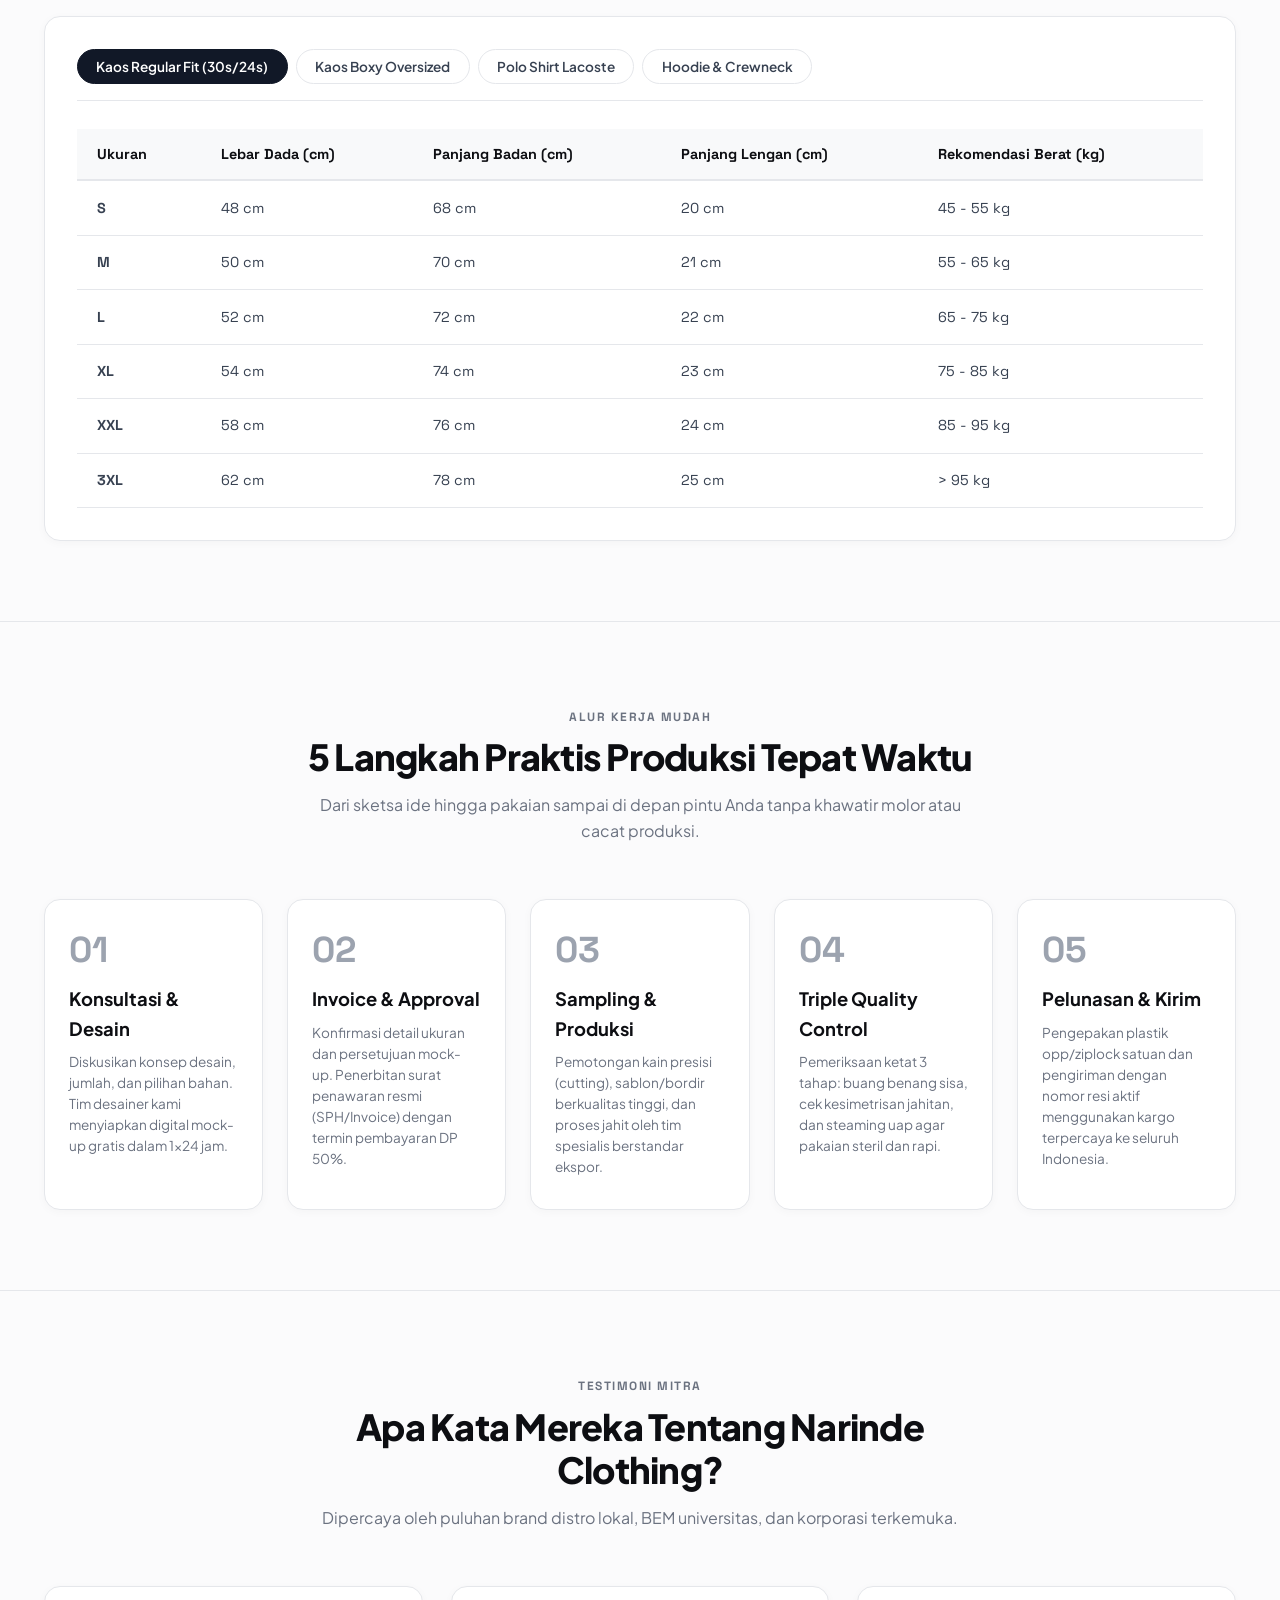
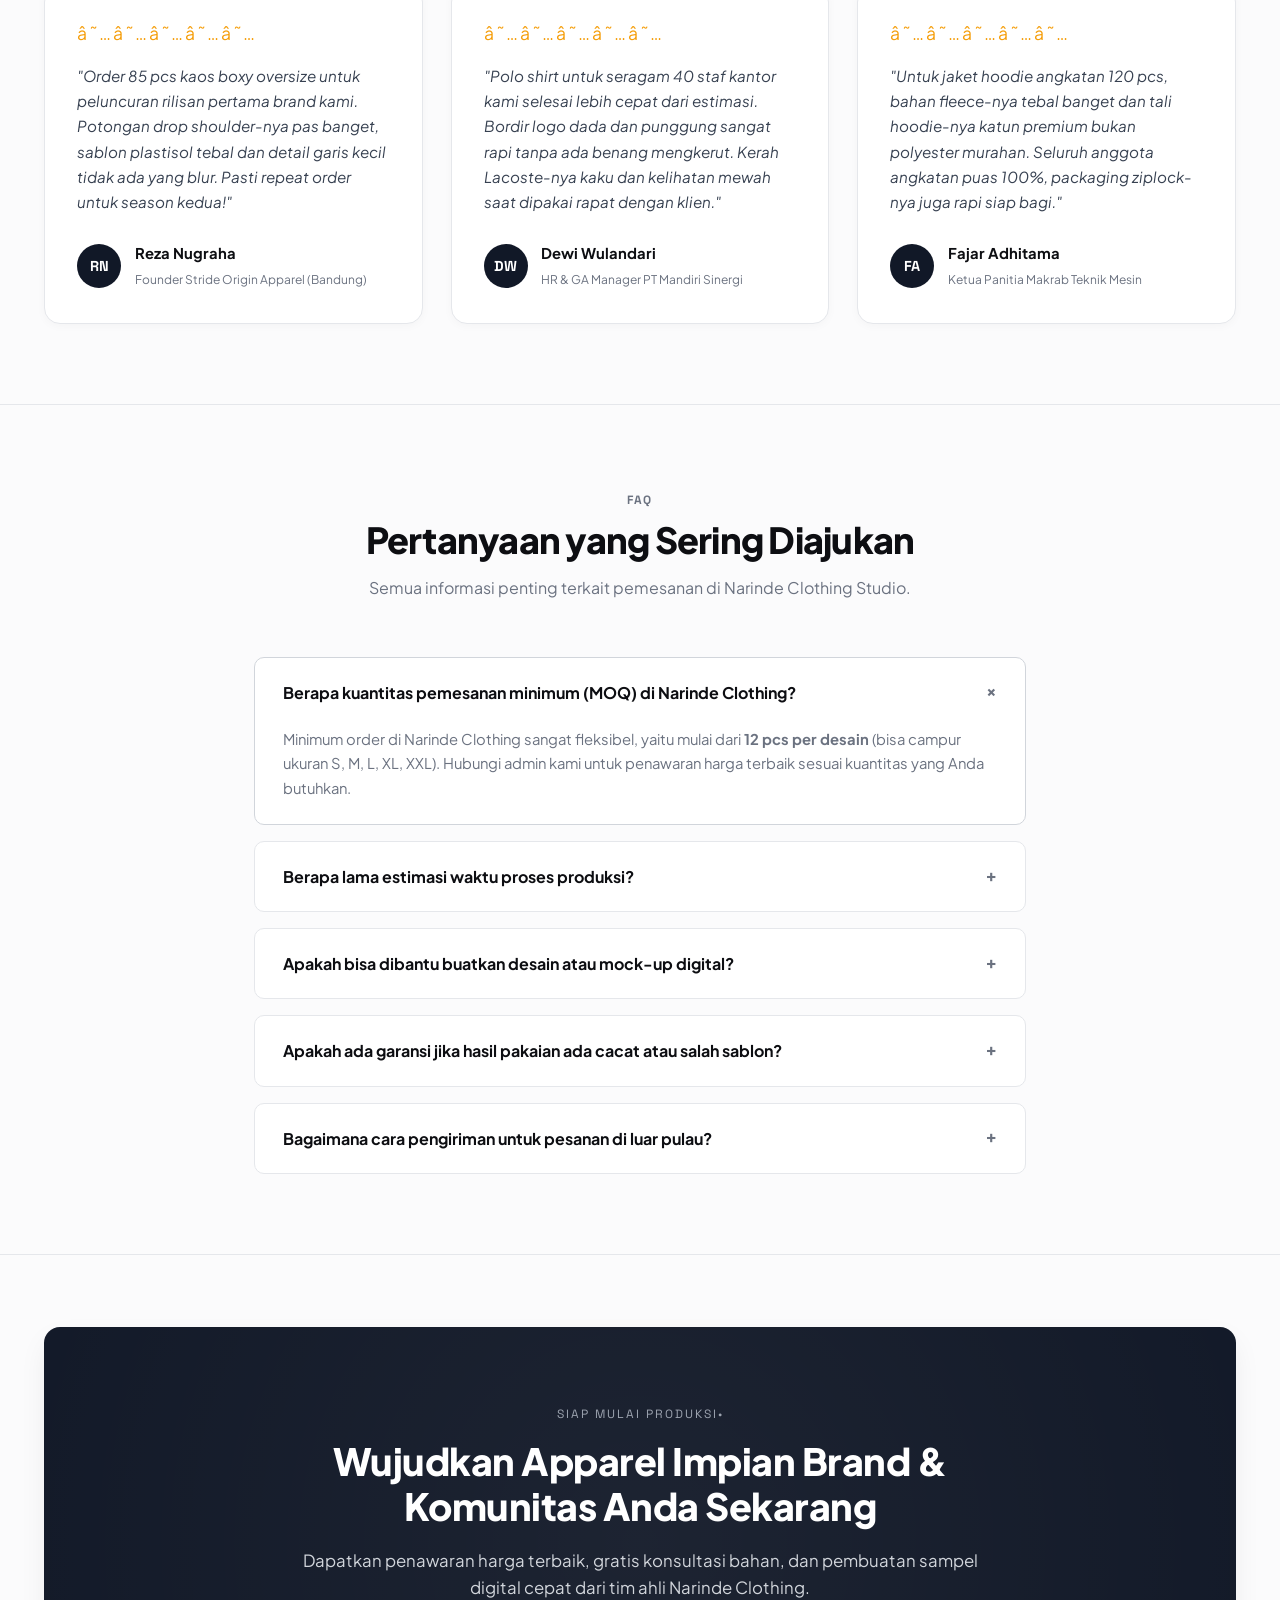
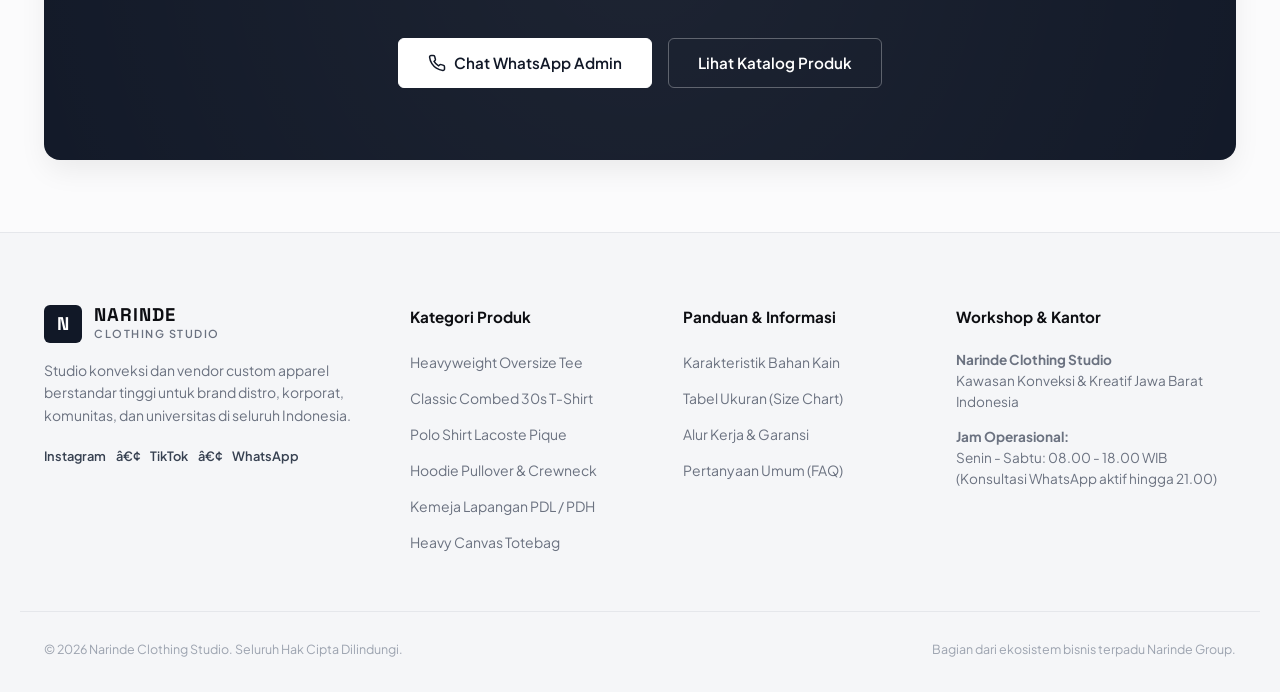
<file: clothing/index.html>
﻿<!DOCTYPE html>
<html lang="id">
<head>
  <meta charset="UTF-8">
  <meta name="viewport" content="width=device-width, initial-scale=1.0">
  <title>Narinde Clothing Studio | Vendor Konveksi &amp; Custom Apparel Premium</title>
  <meta name="description" content="Spesialis konveksi dan vendor custom apparel premium untuk brand distro, komunitas, dan korporat. Jahitan standar ekspor, bahan cotton combed reaktif, sablon plastisol, dan bordir komputer. Minimal order 12 pcs.">
  
  <!-- Fonts -->
  <link rel="preconnect" href="https://fonts.googleapis.com">
  <link rel="preconnect" href="https://fonts.gstatic.com" crossorigin>
  <link href="https://fonts.googleapis.com/css2?family=Plus+Jakarta+Sans:wght@300;400;500;600;700;800&family=Space+Grotesk:wght@400;500;600;700&display=swap" rel="stylesheet">
  
  <!-- CSS -->
  <style>
/* ==========================================================================
   NARINDE CLOTHING STUDIO - MINIMALIST & CLEAN STUDIO DESIGN SYSTEM
   ========================================================================== */

:root {
  /* Color Palette */
  --bg-main: #FBFBFC;
  --bg-card: #FFFFFF;
  --bg-subtle: #F3F4F6;
  --bg-dark: #0D0E12;
  --bg-surface: #F8F9FA;

  --text-main: #0D0E12;
  --text-body: #374151;
  --text-muted: #6B7280;
  --text-light: #9CA3AF;
  --text-inverted: #FFFFFF;

  --border-light: #E5E7EB;
  --border-subtle: #F0F1F3;
  --border-focus: #111827;

  --accent-black: #111827;
  --accent-hover: #1F2937;
  --accent-green: #059669;
  --accent-green-bg: #ECFDF5;
  --accent-blue: #2563EB;
  --accent-blue-bg: #EFF6FF;

  /* Typography */
  --font-main: 'Plus Jakarta Sans', -apple-system, BlinkMacSystemFont, "Segoe UI", Roboto, sans-serif;
  --font-mono: 'Space Grotesk', monospace;

  /* Elevation & Shadows */
  --shadow-sm: 0 1px 2px 0 rgba(0, 0, 0, 0.05);
  --shadow-md: 0 4px 16px -2px rgba(0, 0, 0, 0.06);
  --shadow-lg: 0 12px 30px -4px rgba(0, 0, 0, 0.08);
  --shadow-card: 0 2px 10px rgba(0, 0, 0, 0.03);

  /* Radius */
  --radius-sm: 6px;
  --radius-md: 10px;
  --radius-lg: 16px;
  --radius-full: 9999px;

  /* Transitions */
  --trans-fast: 0.2s cubic-bezier(0.16, 1, 0.3, 1);
  --trans-smooth: 0.3s cubic-bezier(0.16, 1, 0.3, 1);
}

/* ================= RESET & BASE ================= */
*, *::before, *::after {
  box-sizing: border-box;
  margin: 0;
  padding: 0;
}

html {
  scroll-behavior: smooth;
  font-size: 16px;
  -webkit-text-size-adjust: 100%;
}

body {
  font-family: var(--font-main);
  background-color: var(--bg-main);
  color: var(--text-body);
  line-height: 1.6;
  -webkit-font-smoothing: antialiased;
  -moz-osx-font-smoothing: grayscale;
  overflow-x: hidden;
}

img {
  max-width: 100%;
  height: auto;
  display: block;
}

a {
  color: inherit;
  text-decoration: none;
  transition: color var(--trans-fast);
}

button, input, select {
  font-family: inherit;
}

/* ================= CONTAINER ================= */
.container {
  width: 100%;
  max-width: 1240px;
  margin-left: auto;
  margin-right: auto;
  padding-left: 1.5rem;
  padding-right: 1.5rem;
}

/* ================= TOP ANNOUNCEMENT BAR ================= */
.top-bar {
  background-color: var(--bg-dark);
  color: var(--text-inverted);
  font-size: 0.8125rem;
  padding: 0.65rem 0;
  border-bottom: 1px solid rgba(255, 255, 255, 0.1);
}

.top-bar-content {
  display: flex;
  justify-content: space-between;
  align-items: center;
  flex-wrap: wrap;
  gap: 0.5rem;
}

.top-bar-left {
  display: flex;
  align-items: center;
  gap: 0.6rem;
}

.pulse-dot {
  width: 7px;
  height: 7px;
  border-radius: 50%;
  background-color: #10B981;
  display: inline-block;
  box-shadow: 0 0 0 0 rgba(16, 185, 129, 0.7);
  animation: pulseGreen 2s infinite;
}

@keyframes pulseGreen {
  0% { box-shadow: 0 0 0 0 rgba(16, 185, 129, 0.7); }
  70% { box-shadow: 0 0 0 8px rgba(16, 185, 129, 0); }
  100% { box-shadow: 0 0 0 0 rgba(16, 185, 129, 0); }
}

.top-bar-right {
  color: var(--text-light);
  font-size: 0.75rem;
}

.top-bar-right strong {
  color: var(--text-inverted);
}

/* ================= NAVBAR ================= */
.navbar {
  position: sticky;
  top: 0;
  z-index: 1000;
  background-color: rgba(251, 251, 252, 0.94);
  backdrop-filter: blur(12px);
  border-bottom: 1px solid var(--border-light);
  transition: box-shadow var(--trans-fast);
}

.navbar.scrolled {
  box-shadow: var(--shadow-sm);
}

.nav-content {
  display: flex;
  align-items: center;
  justify-content: space-between;
  height: 72px;
}

.brand-logo {
  display: flex;
  align-items: center;
  gap: 0.75rem;
}

.brand-mark {
  width: 38px;
  height: 38px;
  background-color: var(--accent-black);
  color: var(--text-inverted);
  border-radius: var(--radius-sm);
  display: flex;
  align-items: center;
  justify-content: center;
  font-family: var(--font-mono);
  font-weight: 700;
  font-size: 1.15rem;
  letter-spacing: -0.5px;
}

.brand-text {
  display: flex;
  flex-direction: column;
}

.brand-name {
  font-family: var(--font-mono);
  font-weight: 800;
  font-size: 1.15rem;
  letter-spacing: 1px;
  color: var(--text-main);
  line-height: 1.1;
}

.brand-tag {
  font-size: 0.6875rem;
  font-weight: 600;
  letter-spacing: 1.5px;
  color: var(--text-muted);
}

.nav-links {
  display: flex;
  align-items: center;
  gap: 1.75rem;
}

.nav-link {
  font-size: 0.9rem;
  font-weight: 500;
  color: var(--text-body);
  position: relative;
  padding: 0.25rem 0;
}

.nav-link:hover {
  color: var(--text-main);
}

.nav-link::after {
  content: '';
  position: absolute;
  bottom: -2px;
  left: 0;
  width: 0;
  height: 1.5px;
  background-color: var(--accent-black);
  transition: width var(--trans-fast);
}

.nav-link:hover::after {
  width: 100%;
}

.nav-actions {
  display: flex;
  align-items: center;
  gap: 0.75rem;
}

.menu-toggle {
  display: none;
  background: none;
  border: none;
  cursor: pointer;
  padding: 0.5rem;
  flex-direction: column;
  gap: 5px;
}

.menu-toggle span {
  width: 22px;
  height: 2px;
  background-color: var(--text-main);
  transition: var(--trans-fast);
}

/* ================= BUTTONS ================= */
.btn {
  display: inline-flex;
  align-items: center;
  justify-content: center;
  gap: 0.5rem;
  font-weight: 600;
  font-size: 0.875rem;
  padding: 0.75rem 1.4rem;
  border-radius: var(--radius-sm);
  border: 1px solid transparent;
  cursor: pointer;
  transition: all var(--trans-fast);
  text-decoration: none;
  line-height: 1;
}

.btn-sm {
  padding: 0.55rem 1rem;
  font-size: 0.8125rem;
}

.btn-lg {
  padding: 0.95rem 1.8rem;
  font-size: 0.95rem;
}

.btn-primary {
  background-color: var(--accent-black);
  color: var(--text-inverted);
  border-color: var(--accent-black);
}

.btn-primary:hover {
  background-color: var(--accent-hover);
  border-color: var(--accent-hover);
  transform: translateY(-1px);
  box-shadow: var(--shadow-sm);
}

.btn-secondary {
  background-color: var(--bg-subtle);
  color: var(--text-main);
  border-color: var(--border-light);
}

.btn-secondary:hover {
  background-color: #E5E7EB;
  color: var(--text-main);
}

.btn-outline {
  background-color: transparent;
  color: var(--text-main);
  border-color: var(--border-light);
}

.btn-outline:hover {
  border-color: var(--accent-black);
  background-color: var(--bg-card);
}

.btn-block {
  width: 100%;
}

/* ================= HERO SECTION ================= */
.hero-section {
  padding: 4.5rem 0 3.5rem;
  border-bottom: 1px solid var(--border-light);
  background: linear-gradient(180deg, rgba(251, 251, 252, 1) 0%, rgba(245, 246, 248, 0.7) 100%);
}

.hero-grid {
  display: grid;
  grid-template-columns: 1.15fr 0.95fr;
  align-items: center;
  gap: 3.5rem;
}

.hero-pill {
  display: inline-flex;
  align-items: center;
  gap: 0.5rem;
  padding: 0.35rem 0.75rem;
  background-color: var(--bg-card);
  border: 1px solid var(--border-light);
  border-radius: var(--radius-full);
  margin-bottom: 1.5rem;
}

.pill-badge {
  font-family: var(--font-mono);
  font-weight: 700;
  font-size: 0.6875rem;
  background-color: var(--accent-black);
  color: var(--text-inverted);
  padding: 0.2rem 0.45rem;
  border-radius: var(--radius-full);
}

.pill-text {
  font-size: 0.75rem;
  font-weight: 600;
  letter-spacing: 0.5px;
  color: var(--text-muted);
}

.hero-title {
  font-size: 2.85rem;
  font-weight: 800;
  line-height: 1.15;
  color: var(--text-main);
  letter-spacing: -1px;
  margin-bottom: 1.25rem;
}

.hero-title-highlight {
  position: relative;
  display: inline-block;
  background: linear-gradient(120deg, #111827 0%, #4B5563 100%);
  -webkit-background-clip: text;
  -webkit-text-fill-color: transparent;
}

.hero-desc {
  font-size: 1.05rem;
  color: var(--text-muted);
  max-width: 580px;
  margin-bottom: 2rem;
  line-height: 1.7;
}

.hero-ctas {
  display: flex;
  align-items: center;
  gap: 1rem;
  margin-bottom: 2.5rem;
  flex-wrap: wrap;
}

.hero-trust-bar {
  display: flex;
  align-items: center;
  gap: 1.25rem;
  padding-top: 1.75rem;
  border-top: 1px solid var(--border-light);
  flex-wrap: wrap;
}

.trust-item {
  display: flex;
  flex-direction: column;
}

.trust-number {
  font-family: var(--font-mono);
  font-weight: 700;
  font-size: 1.35rem;
  color: var(--text-main);
  line-height: 1.1;
}

.trust-label {
  font-size: 0.75rem;
  color: var(--text-muted);
}

.trust-divider {
  width: 1px;
  height: 30px;
  background-color: var(--border-light);
}

/* Hero Media Frame */
.hero-media-wrap {
  position: relative;
}

.hero-image-frame {
  position: relative;
  border-radius: var(--radius-lg);
  overflow: hidden;
  box-shadow: var(--shadow-lg);
  border: 1px solid var(--border-light);
  background-color: #E5E7EB;
}

.hero-img {
  width: 100%;
  height: 480px;
  object-fit: cover;
  display: block;
  transition: transform 0.6s var(--trans-smooth);
}

.hero-image-frame:hover .hero-img {
  transform: scale(1.02);
}

.image-overlay-badge {
  position: absolute;
  background-color: rgba(255, 255, 255, 0.94);
  backdrop-filter: blur(10px);
  border: 1px solid var(--border-light);
  border-radius: var(--radius-md);
  padding: 0.75rem 1rem;
  box-shadow: var(--shadow-md);
  display: flex;
  flex-direction: column;
  gap: 0.15rem;
  max-width: 260px;
  transition: transform var(--trans-fast);
}

.image-overlay-badge:hover {
  transform: translateY(-2px);
}

.image-overlay-badge.top-left {
  top: 1.25rem;
  left: 1.25rem;
}

.image-overlay-badge.bottom-right {
  bottom: 1.25rem;
  right: 1.25rem;
}

.badge-code {
  font-family: var(--font-mono);
  font-size: 0.65rem;
  font-weight: 700;
  letter-spacing: 1px;
  color: var(--accent-blue);
}

.badge-title {
  font-weight: 700;
  font-size: 0.875rem;
  color: var(--text-main);
}

.badge-desc {
  font-size: 0.72rem;
  color: var(--text-muted);
  line-height: 1.35;
}

/* ================= SECTION COMMONS ================= */
.section {
  padding: 5rem 0;
  border-bottom: 1px solid var(--border-light);
}

.section-header {
  text-align: center;
  max-width: 680px;
  margin: 0 auto 3.5rem;
}

.section-tag {
  display: inline-block;
  font-family: var(--font-mono);
  font-weight: 700;
  font-size: 0.75rem;
  letter-spacing: 1.5px;
  color: var(--text-muted);
  margin-bottom: 0.5rem;
}

.section-title {
  font-size: 2.25rem;
  font-weight: 800;
  letter-spacing: -0.75px;
  color: var(--text-main);
  line-height: 1.2;
  margin-bottom: 0.85rem;
}

.section-subtitle {
  font-size: 1rem;
  color: var(--text-muted);
  line-height: 1.6;
}

/* ================= LOOKBOOK SECTION ================= */
.lookbook-grid {
  display: grid;
  grid-template-columns: 1.35fr 1fr;
  gap: 2rem;
}

.lookbook-card {
  background-color: var(--bg-card);
  border: 1px solid var(--border-light);
  border-radius: var(--radius-lg);
  overflow: hidden;
  box-shadow: var(--shadow-card);
  transition: transform var(--trans-smooth), box-shadow var(--trans-smooth);
  display: flex;
  flex-direction: column;
}

.lookbook-card:hover {
  transform: translateY(-3px);
  box-shadow: var(--shadow-md);
}

.lookbook-card-img {
  width: 100%;
  height: 320px;
  object-fit: cover;
  transition: transform 0.6s var(--trans-smooth);
}

.lookbook-card:hover .lookbook-card-img {
  transform: scale(1.02);
}

.lookbook-card-content {
  padding: 2rem;
  display: flex;
  flex-direction: column;
  flex-grow: 1;
}

.card-tag {
  font-family: var(--font-mono);
  font-size: 0.6875rem;
  font-weight: 700;
  color: var(--accent-black);
  letter-spacing: 1px;
  margin-bottom: 0.5rem;
}

.lookbook-card-content h3 {
  font-size: 1.35rem;
  font-weight: 700;
  color: var(--text-main);
  margin-bottom: 0.65rem;
  line-height: 1.3;
}

.lookbook-card-content p {
  font-size: 0.925rem;
  color: var(--text-muted);
  margin-bottom: 1.5rem;
  line-height: 1.6;
}

.tag-row {
  display: flex;
  flex-wrap: wrap;
  gap: 0.5rem;
  margin-top: auto;
}

.tag-pill {
  font-size: 0.75rem;
  font-weight: 600;
  background-color: var(--bg-subtle);
  color: var(--text-body);
  padding: 0.3rem 0.65rem;
  border-radius: var(--radius-full);
}

/* ================= CATALOG SECTION ================= */
.filter-bar {
  display: flex;
  justify-content: center;
  flex-wrap: wrap;
  gap: 0.5rem;
  margin-bottom: 2.75rem;
}

.filter-btn {
  background-color: var(--bg-card);
  border: 1px solid var(--border-light);
  color: var(--text-body);
  font-weight: 600;
  font-size: 0.85rem;
  padding: 0.55rem 1.15rem;
  border-radius: var(--radius-full);
  cursor: pointer;
  transition: all var(--trans-fast);
}

.filter-btn:hover {
  border-color: var(--accent-black);
  color: var(--text-main);
}

.filter-btn.active {
  background-color: var(--accent-black);
  border-color: var(--accent-black);
  color: var(--text-inverted);
}

.products-grid {
  display: grid;
  grid-template-columns: repeat(auto-fill, minmax(340px, 1fr));
  gap: 1.75rem;
}

.product-card {
  background-color: var(--bg-card);
  border: 1px solid var(--border-light);
  border-radius: var(--radius-lg);
  padding: 1.75rem;
  box-shadow: var(--shadow-card);
  transition: transform var(--trans-smooth), box-shadow var(--trans-smooth), border-color var(--trans-smooth);
  display: flex;
  flex-direction: column;
}

.product-card:hover {
  transform: translateY(-4px);
  box-shadow: var(--shadow-md);
  border-color: #D1D5DB;
}

.product-header {
  display: flex;
  justify-content: space-between;
  align-items: center;
  margin-bottom: 0.85rem;
}

.product-badge {
  font-size: 0.72rem;
  font-weight: 700;
  padding: 0.25rem 0.6rem;
  border-radius: var(--radius-full);
  background-color: var(--bg-subtle);
  color: var(--text-body);
}

.badge-popular {
  background-color: var(--accent-green-bg);
  color: var(--accent-green);
}

.badge-corp {
  background-color: var(--accent-blue-bg);
  color: var(--accent-blue);
}

.product-sku {
  font-family: var(--font-mono);
  font-size: 0.72rem;
  color: var(--text-light);
  font-weight: 600;
}

.product-title {
  font-size: 1.25rem;
  font-weight: 700;
  color: var(--text-main);
  line-height: 1.3;
  margin-bottom: 0.5rem;
}

.product-desc {
  font-size: 0.875rem;
  color: var(--text-muted);
  line-height: 1.5;
  margin-bottom: 1.25rem;
}

.product-specs {
  background-color: var(--bg-surface);
  border-radius: var(--radius-sm);
  padding: 0.75rem 1rem;
  margin-bottom: 1.25rem;
  border: 1px solid var(--border-subtle);
}

.spec-row {
  display: flex;
  justify-content: space-between;
  font-size: 0.8rem;
  padding: 0.25rem 0;
  border-bottom: 1px dashed var(--border-light);
}

.spec-row:last-child {
  border-bottom: none;
}

.spec-name {
  color: var(--text-muted);
}

.spec-val {
  font-weight: 600;
  color: var(--text-main);
}

.product-actions {
  margin-top: auto;
  padding-top: 1.25rem;
  border-top: 1px solid var(--border-light);
  display: flex;
  width: 100%;
}

.product-actions .btn {
  width: 100%;
}

/* ================= MATERIAL SECTION ================= */
.materials-grid {
  display: grid;
  grid-template-columns: repeat(auto-fill, minmax(270px, 1fr));
  gap: 1.75rem;
}

.material-card {
  background-color: var(--bg-card);
  border: 1px solid var(--border-light);
  border-radius: var(--radius-lg);
  padding: 1.75rem;
  box-shadow: var(--shadow-card);
  transition: transform var(--trans-smooth);
}

.material-card:hover {
  transform: translateY(-3px);
  box-shadow: var(--shadow-md);
}

.material-meta {
  display: flex;
  justify-content: space-between;
  align-items: center;
  margin-bottom: 0.75rem;
}

.mat-badge {
  font-size: 0.72rem;
  font-weight: 700;
  color: var(--accent-black);
  background-color: var(--bg-subtle);
  padding: 0.2rem 0.55rem;
  border-radius: var(--radius-sm);
}

.mat-gsm {
  font-family: var(--font-mono);
  font-size: 0.75rem;
  font-weight: 600;
  color: var(--text-muted);
}

.material-card h4 {
  font-size: 1.25rem;
  font-weight: 700;
  color: var(--text-main);
  margin-bottom: 0.5rem;
}

.material-card p {
  font-size: 0.875rem;
  color: var(--text-muted);
  line-height: 1.5;
  margin-bottom: 1.25rem;
}

.mat-meter {
  margin-bottom: 0.75rem;
}

.meter-label {
  display: flex;
  justify-content: space-between;
  font-size: 0.75rem;
  font-weight: 600;
  color: var(--text-body);
  margin-bottom: 0.25rem;
}

.meter-bar {
  width: 100%;
  height: 5px;
  background-color: var(--bg-subtle);
  border-radius: var(--radius-full);
  overflow: hidden;
}

.meter-fill {
  height: 100%;
  background-color: var(--accent-black);
  border-radius: var(--radius-full);
}

.mat-tags {
  display: flex;
  flex-wrap: wrap;
  gap: 0.4rem;
  margin-top: 1.25rem;
  padding-top: 1rem;
  border-top: 1px solid var(--border-light);
}

.mat-tags span {
  font-size: 0.72rem;
  color: var(--text-muted);
  background-color: var(--bg-surface);
  padding: 0.2rem 0.5rem;
  border-radius: var(--radius-sm);
  border: 1px solid var(--border-subtle);
}

/* ================= SIZE CHART ================= */
.size-table-container {
  background-color: var(--bg-card);
  border: 1px solid var(--border-light);
  border-radius: var(--radius-lg);
  padding: 2rem;
  box-shadow: var(--shadow-card);
}

.size-tabs {
  display: flex;
  flex-wrap: wrap;
  gap: 0.5rem;
  margin-bottom: 1.75rem;
  border-bottom: 1px solid var(--border-light);
  padding-bottom: 1rem;
}

.size-tab {
  background: none;
  border: 1px solid var(--border-light);
  padding: 0.5rem 1.15rem;
  font-size: 0.85rem;
  font-weight: 600;
  color: var(--text-body);
  border-radius: var(--radius-full);
  cursor: pointer;
  transition: all var(--trans-fast);
}

.size-tab:hover {
  border-color: var(--accent-black);
  color: var(--text-main);
}

.size-tab.active {
  background-color: var(--accent-black);
  border-color: var(--accent-black);
  color: var(--text-inverted);
}

.table-responsive {
  overflow-x: auto;
}

.size-table {
  width: 100%;
  border-collapse: collapse;
  text-align: left;
  font-size: 0.9rem;
}

.size-table th {
  background-color: var(--bg-surface);
  padding: 0.85rem 1.25rem;
  font-weight: 700;
  color: var(--text-main);
  border-bottom: 2px solid var(--border-light);
  font-family: var(--font-mono);
}

.size-table td {
  padding: 0.95rem 1.25rem;
  border-bottom: 1px solid var(--border-light);
  color: var(--text-body);
  font-family: var(--font-mono);
}

.size-table tbody tr:hover {
  background-color: #F9FAFB;
}

/* ================= WORKFLOW SECTION ================= */
.workflow-steps {
  display: grid;
  grid-template-columns: repeat(auto-fit, minmax(210px, 1fr));
  gap: 1.5rem;
}

.step-card {
  background-color: var(--bg-card);
  border: 1px solid var(--border-light);
  border-radius: var(--radius-lg);
  padding: 2rem 1.5rem;
  box-shadow: var(--shadow-card);
  transition: transform var(--trans-smooth);
}

.step-card:hover {
  transform: translateY(-3px);
  box-shadow: var(--shadow-md);
}

.step-num {
  font-family: var(--font-mono);
  font-size: 2.25rem;
  font-weight: 800;
  color: var(--text-light);
  line-height: 1;
  margin-bottom: 1rem;
}

.step-card h4 {
  font-size: 1.15rem;
  font-weight: 700;
  color: var(--text-main);
  margin-bottom: 0.5rem;
}

.step-card p {
  font-size: 0.85rem;
  color: var(--text-muted);
  line-height: 1.55;
}

/* ================= TESTIMONIALS ================= */
.testi-grid {
  display: grid;
  grid-template-columns: repeat(auto-fill, minmax(320px, 1fr));
  gap: 1.75rem;
}

.testi-card {
  background-color: var(--bg-card);
  border: 1px solid var(--border-light);
  border-radius: var(--radius-lg);
  padding: 2rem;
  box-shadow: var(--shadow-card);
  display: flex;
  flex-direction: column;
}

.testi-stars {
  color: #F59E0B;
  font-size: 1.1rem;
  letter-spacing: 2px;
  margin-bottom: 1rem;
}

.testi-text {
  font-size: 0.95rem;
  color: var(--text-body);
  line-height: 1.65;
  margin-bottom: 1.75rem;
  flex-grow: 1;
  font-style: italic;
}

.testi-user {
  display: flex;
  align-items: center;
  gap: 0.85rem;
}

.testi-avatar {
  width: 44px;
  height: 44px;
  border-radius: 50%;
  background-color: var(--accent-black);
  color: var(--text-inverted);
  font-weight: 700;
  font-size: 0.9rem;
  display: flex;
  align-items: center;
  justify-content: center;
  font-family: var(--font-mono);
}

.testi-user strong {
  display: block;
  font-size: 0.925rem;
  color: var(--text-main);
}

.testi-user span {
  font-size: 0.75rem;
  color: var(--text-muted);
}

/* ================= FAQ SECTION ================= */
.faq-container {
  max-width: 820px;
}

.faq-list {
  display: flex;
  flex-direction: column;
  gap: 1rem;
}

.faq-item {
  background-color: var(--bg-card);
  border: 1px solid var(--border-light);
  border-radius: var(--radius-md);
  overflow: hidden;
  transition: border-color var(--trans-fast);
}

.faq-item.open {
  border-color: #D1D5DB;
}

.faq-btn {
  width: 100%;
  padding: 1.35rem 1.75rem;
  background: none;
  border: none;
  text-align: left;
  display: flex;
  justify-content: space-between;
  align-items: center;
  gap: 1rem;
  cursor: pointer;
  font-weight: 700;
  font-size: 1rem;
  color: var(--text-main);
}

.faq-icon {
  font-family: var(--font-mono);
  font-size: 1.25rem;
  font-weight: 600;
  color: var(--text-muted);
  transition: transform var(--trans-fast);
}

.faq-item.open .faq-icon {
  transform: rotate(45deg);
}

.faq-content {
  padding: 0 1.75rem 1.5rem;
  font-size: 0.925rem;
  color: var(--text-muted);
  line-height: 1.65;
  display: none;
}

.faq-item.open .faq-content {
  display: block;
}

/* ================= CTA BANNER ================= */
.cta-banner-section {
  padding: 4.5rem 0;
  border-bottom: none;
}

.cta-banner-card {
  background-color: var(--accent-black);
  color: var(--text-inverted);
  border-radius: var(--radius-lg);
  padding: 4.5rem 2.5rem;
  text-align: center;
  box-shadow: var(--shadow-lg);
  position: relative;
  overflow: hidden;
}

.cta-banner-card::before {
  content: '';
  position: absolute;
  top: -50%;
  left: -50%;
  width: 200%;
  height: 200%;
  background: radial-gradient(circle at center, rgba(255, 255, 255, 0.05) 0%, transparent 60%);
  pointer-events: none;
}

.cta-content {
  position: relative;
  z-index: 1;
  max-width: 680px;
  margin: 0 auto;
}

.cta-tag {
  display: inline-block;
  font-family: var(--font-mono);
  font-size: 0.75rem;
  letter-spacing: 2px;
  color: #9CA3AF;
  margin-bottom: 0.85rem;
}

.cta-title {
  font-size: 2.35rem;
  font-weight: 800;
  line-height: 1.2;
  letter-spacing: -0.5px;
  margin-bottom: 1.25rem;
}

.cta-desc {
  font-size: 1.05rem;
  color: #D1D5DB;
  margin-bottom: 2.25rem;
  line-height: 1.6;
}

.cta-actions {
  display: flex;
  justify-content: center;
  gap: 1rem;
  flex-wrap: wrap;
}

.cta-actions .btn-primary {
  background-color: var(--text-inverted);
  color: var(--accent-black);
  border-color: var(--text-inverted);
}

.cta-actions .btn-primary:hover {
  background-color: #F3F4F6;
  border-color: #F3F4F6;
}

.cta-actions .btn-secondary {
  background-color: transparent;
  color: var(--text-inverted);
  border-color: rgba(255, 255, 255, 0.3);
}

.cta-actions .btn-secondary:hover {
  background-color: rgba(255, 255, 255, 0.1);
  border-color: var(--text-inverted);
}

/* ================= FOOTER ================= */
.footer {
  background-color: #F5F6F8;
  border-top: 1px solid var(--border-light);
  padding: 4.5rem 0 2rem;
}

.footer-content {
  display: grid;
  grid-template-columns: 1.4fr 1fr 1fr 1.2fr;
  gap: 2.5rem;
  margin-bottom: 3.5rem;
}

.footer-desc {
  font-size: 0.875rem;
  color: var(--text-muted);
  margin-top: 1rem;
  margin-bottom: 1.25rem;
  line-height: 1.6;
}

.footer-socials {
  display: flex;
  align-items: center;
  gap: 0.6rem;
  font-size: 0.8rem;
  font-weight: 600;
  color: var(--text-body);
}

.footer-col h5 {
  font-size: 0.95rem;
  font-weight: 700;
  color: var(--text-main);
  margin-bottom: 1.25rem;
}

.footer-links {
  list-style: none;
  display: flex;
  flex-direction: column;
  gap: 0.65rem;
}

.footer-links a {
  font-size: 0.875rem;
  color: var(--text-muted);
}

.footer-links a:hover {
  color: var(--accent-black);
}

.address-text, .work-hours {
  font-size: 0.85rem;
  color: var(--text-muted);
  line-height: 1.55;
  margin-bottom: 0.85rem;
}

.footer-bottom {
  border-top: 1px solid var(--border-light);
  padding-top: 1.75rem;
  display: flex;
  justify-content: space-between;
  align-items: center;
  font-size: 0.78rem;
  color: var(--text-light);
  flex-wrap: wrap;
  gap: 0.75rem;
}

/* ================= FLOATING WHATSAPP BUTTON ================= */
.floating-wa {
  position: fixed;
  bottom: 2rem;
  right: 2rem;
  z-index: 999;
}

.floating-wa-btn {
  display: inline-flex;
  align-items: center;
  gap: 0.65rem;
  background-color: #25D366;
  color: #FFFFFF;
  padding: 0.75rem 1.25rem;
  border-radius: var(--radius-full);
  font-weight: 700;
  font-size: 0.875rem;
  box-shadow: 0 4px 20px rgba(37, 211, 102, 0.4);
  transition: all var(--trans-fast);
}

.floating-wa-btn:hover {
  transform: translateY(-3px) scale(1.02);
  box-shadow: 0 6px 25px rgba(37, 211, 102, 0.5);
  color: #FFFFFF;
}

/* ================= RESPONSIVE ================= */
@media (max-width: 992px) {
  .hero-grid {
    grid-template-columns: 1fr;
    gap: 3rem;
  }

  .hero-img {
    height: 400px;
  }

  .lookbook-grid {
    grid-template-columns: 1fr;
  }

  .footer-content {
    grid-template-columns: 1fr 1fr;
    gap: 2rem;
  }
}

@media (max-width: 768px) {
  .hero-title {
    font-size: 2.15rem;
  }

  .section-title {
    font-size: 1.85rem;
  }

  .top-bar-right {
    display: none;
  }

  .menu-toggle {
    display: flex;
  }

  .nav-links {
    position: absolute;
    top: 72px;
    left: 0;
    width: 100%;
    background-color: var(--bg-card);
    flex-direction: column;
    padding: 1.5rem;
    gap: 1.25rem;
    border-bottom: 1px solid var(--border-light);
    box-shadow: var(--shadow-md);
    display: none;
  }

  .nav-links.active {
    display: flex;
  }

  .products-grid {
    grid-template-columns: 1fr;
  }

  .footer-content {
    grid-template-columns: 1fr;
  }

  .floating-wa-btn span {
    display: none;
  }

  .floating-wa-btn {
    padding: 0.85rem;
    border-radius: 50%;
  }
}

</style>
  <link rel="stylesheet" href="/clothing/style.css">
  <link rel="stylesheet" href="style.css">
</head>
<body>

  <!-- ================= TOP NOTICE BAR ================= -->
  <aside class="top-bar">
    <div class="container top-bar-content">
      <div class="top-bar-left">
        <span class="pulse-dot"></span>
        <span><strong>SLOT PRODUKSI TERBATAS BULAN INI</strong> — Minimal Order Mulai 12 Pcs &amp; Free Digital Mockup</span>
      </div>
      <div class="top-bar-right">
        <span>Respon Cepat via WhatsApp: <strong>08.00 - 21.00 WIB</strong></span>
      </div>
    </div>
  </aside>

  <!-- ================= HEADER / NAVBAR ================= -->
  <header class="navbar" id="navbar">
    <div class="container nav-content">
      <a href="#hero" class="brand-logo" aria-label="Narinde Clothing Studio">
        <div class="brand-mark">N</div>
        <div class="brand-text">
          <span class="brand-name">NARINDE</span>
          <span class="brand-tag">CLOTHING STUDIO</span>
        </div>
      </a>

      <nav class="nav-links" id="navLinks">
        <a href="#lookbook" class="nav-link">Lookbook</a>
        <a href="#katalog" class="nav-link">Katalog Produk</a>
        <a href="#material" class="nav-link">Spesifikasi Kain</a>
        <a href="#size-guide" class="nav-link">Size Guide</a>
        <a href="#alur" class="nav-link">Alur Order</a>
        <a href="#faq" class="nav-link">FAQ</a>
      </nav>

      <div class="nav-actions">
        <a href="/" class="btn btn-outline btn-sm">⬅ Portal Group</a>        <a href="#katalog" class="btn btn-secondary btn-sm">Lihat Katalog</a>
        <a href="https://wa.me/6281234567890&bull;text=Halo%20Narinde%20Clothing%2C%20saya%20ingin%20konsultasi%20produksi%20apparel%20custom." target="_blank" rel="noopener noreferrer" class="btn btn-primary btn-sm">
          <span>Konsultasi WA</span>
          <svg width="14" height="14" viewBox="0 0 24 24" fill="none" stroke="currentColor" stroke-width="2"><path d="M5 12h14M12 5l7 7-7 7"/></svg>
        </a>
        <button class="menu-toggle" id="menuToggle" aria-label="Buka Menu">
          <span></span><span></span><span></span>
        </button>
      </div>
    </div>
  </header>

  <main>
    <!-- ================= HERO SECTION ================= -->
    <section class="hero-section" id="hero">
      <div class="container hero-grid">
        <div class="hero-info">
          <div class="hero-pill">
            <span class="pill-badge">EST. 2024</span>
            <span class="pill-text">ARCHITECTURAL APPAREL &amp; CRAFTSMANSHIP</span>
          </div>
          
          <h1 class="hero-title">
            Bukan Sekadar Pakaian.<br>
            <span class="hero-title-highlight">Identitas Brand &amp; Komunitas</span><br>
            Dimulai dari Sini.
          </h1>

          <p class="hero-desc">
            Vendor konveksi pakaian kustom dengan standar distro independen dan korporasi premium. Menggunakan bahan katun reaktif murni, rib leher tebal presisi anti-melar, sablon plastisol elastis, serta bordir komputer kerapatan tinggi.
          </p>

          <div class="hero-ctas">
            <a href="https://wa.me/6281234567890&bull;text=Halo%20Narinde%20Clothing%2C%20saya%20ingin%20konsultasi%20produksi%20apparel%20custom." target="_blank" rel="noopener noreferrer" class="btn btn-primary btn-lg">
              <span>Konsultasi Pemesanan</span>
              <svg width="16" height="16" viewBox="0 0 24 24" fill="none" stroke="currentColor" stroke-width="2"><path d="M5 12h14M12 5l7 7-7 7"/></svg>
            </a>
            <a href="#katalog" class="btn btn-outline btn-lg">
              <span>Lihat Katalog Produk</span>
            </a>
          </div>

          <div class="hero-trust-bar">
            <div class="trust-item">
              <span class="trust-number">15.000+</span>
              <span class="trust-label">Pcs Diproduksi</span>
            </div>
            <div class="trust-divider"></div>
            <div class="trust-item">
              <span class="trust-number">12 Pcs</span>
              <span class="trust-label">Minimum Order (MOQ)</span>
            </div>
            <div class="trust-divider"></div>
            <div class="trust-item">
              <span class="trust-number">40+</span>
              <span class="trust-label">Varian Warna Kain</span>
            </div>
            <div class="trust-divider"></div>
            <div class="trust-item">
              <span class="trust-number">100%</span>
              <span class="trust-label">Garansi Cacat Jahit</span>
            </div>
          </div>
        </div>

        <div class="hero-media-wrap">
          <div class="hero-image-frame">
            <img src="assets/hero-lookbook.jpg" alt="Lookbook Narinde Clothing Minimalist Studio" class="hero-img" loading="eager">
            <div class="image-overlay-badge top-left">
              <span class="badge-code">SPEC-01</span>
              <span class="badge-title">Heavyweight Oversize Tee</span>
              <span class="badge-desc">100% Cotton Combed 24s â€¢ 190 GSM â€¢ Drop Shoulder</span>
            </div>
            <div class="image-overlay-badge bottom-right">
              <span class="badge-code">SPEC-02</span>
              <span class="badge-title">Double-Layer Hoodie</span>
              <span class="badge-desc">Cotton Fleece 330 GSM â€¢ Rib Katun Spandex</span>
            </div>
          </div>
        </div>
      </div>
    </section>

    <!-- ================= LOOKBOOK / HIGHLIGHT ================= -->
    <section class="section lookbook-section" id="lookbook">
      <div class="container">
        <div class="section-header">
          <div class="section-tag">LOOKBOOK &amp; CRAFTSMANSHIP</div>
          <h2 class="section-title">Detail Presisi yang Membedakan Narinde</h2>
          <p class="section-subtitle">Setiap potongan pola dipotong dengan toleransi presisi dan dijahit oleh tenaga ahli berpengalaman belasan tahun.</p>
        </div>

        <div class="lookbook-grid">
          <article class="lookbook-card lookbook-card-featured">
            <img src="assets/fabric-detail.jpg" alt="Detail Jahitan dan Kerah Narinde Clothing" class="lookbook-card-img" loading="lazy">
            <div class="lookbook-card-content">
              <span class="card-tag">FINISHING DETAIL</span>
              <h3>Double-Stitch Collar &amp; Jahit Rantai Ekspor</h3>
              <p>Menggunakan rib katun spandex elastis 2.5 cm yang tidak melar walau dicuci berkali-kali. Pundak dilapisi jahit rantai ganda untuk ketahanan maksimal.</p>
              <div class="tag-row">
                <span class="tag-pill">Overdeck 3 Jarum</span>
                <span class="tag-pill">Anti Melar</span>
                <span class="tag-pill">Standar ISO Quality</span>
              </div>
            </div>
          </article>

          <article class="lookbook-card">
            <img src="assets/studio-rack.jpg" alt="Showroom Narinde Clothing Studio" class="lookbook-card-img" loading="lazy">
            <div class="lookbook-card-content">
              <span class="card-tag">SHOWROOM &amp; WORKSHOP</span>
              <h3>Koleksi Fitting &amp; Sample Swatch Lengkap</h3>
              <p>Ingin melihat dan merasakan langsung handfeel kain&bull; Kami menyediakan fitting sample dan katalog swatch kain lengkap untuk dikirim ke lokasi Anda.</p>
              <div class="tag-row">
                <span class="tag-pill">Free Fabric Swatch</span>
                <span class="tag-pill">Fitting Ready</span>
              </div>
            </div>
          </article>
        </div>
      </div>
    </section>

    <!-- ================= CATALOGUE SECTION WITH FILTERS ================= -->
    <section class="section catalog-section" id="katalog">
      <div class="container">
        <div class="section-header">
          <div class="section-tag">KATALOG LENGKAP APPAREL</div>
          <h2 class="section-title">Pilihan Kategori Produk Kustom</h2>
          <p class="section-subtitle">Pilih kategori pakaian yang sesuai dengan kebutuhan brand distro, seragam kerja, event, maupun merchandise angkatan.</p>
        </div>

        <!-- Filter Buttons -->
        <div class="filter-bar" role="tablist">
          <button class="filter-btn active" data-category="all" role="tab" aria-selected="true">Semua Produk</button>
          <button class="filter-btn" data-category="kaos" role="tab" aria-selected="false">Kaos &amp; T-Shirt</button>
          <button class="filter-btn" data-category="polo" role="tab" aria-selected="false">Polo Shirt</button>
          <button class="filter-btn" data-category="outerwear" role="tab" aria-selected="false">Hoodie &amp; Jaket</button>
          <button class="filter-btn" data-category="kemeja" role="tab" aria-selected="false">Kemeja PDL / PDH</button>
          <button class="filter-btn" data-category="merch" role="tab" aria-selected="false">Totebag &amp; Suvenir</button>
        </div>

        <!-- Products Grid -->
        <div class="products-grid" id="productsGrid">
          
          <!-- Item 1: Heavyweight Oversize -->
          <article class="product-card" data-category="kaos">
            <div class="product-header">
              <span class="product-badge badge-popular">Best Seller Distro</span>
              <span class="product-sku">NC-TS01</span>
            </div>
            <h3 class="product-title">Heavyweight Oversize T-Shirt</h3>
            <p class="product-desc">Potongan boxy streetwear dengan drop shoulder khas siluet streetwear modern. Kerah rib tebal 2.8 cm kokoh.</p>
            <div class="product-specs">
              <div class="spec-row">
                <span class="spec-name">Bahan Utama</span>
                <span class="spec-val">Cotton Combed 20s / 24s (210 GSM)</span>
              </div>
              <div class="spec-row">
                <span class="spec-name">Opsi Sablon</span>
                <span class="spec-val">Plastisol HD / DTF Ultra / Discharge</span>
              </div>
              <div class="spec-row">
                <span class="spec-name">Min. Order</span>
                <span class="spec-val">12 Pcs</span>
              </div>
            </div>
            <div class="product-actions">
              <a href="https://wa.me/6281234567890&bull;text=Halo%20Narinde%20Clothing%2C%20saya%20tertarik%20konsultasi%20produksi%20Heavyweight%20Oversize%20T-Shirt%20(NC-TS01)." target="_blank" rel="noopener noreferrer" class="btn btn-primary btn-block">
                <span>Konsultasi &amp; Penawaran WA</span>
                <svg width="14" height="14" viewBox="0 0 24 24" fill="none" stroke="currentColor" stroke-width="2"><path d="M5 12h14M12 5l7 7-7 7"/></svg>
              </a>
            </div>
          </article>

          <!-- Item 2: Classic Regular Combed 30s -->
          <article class="product-card" data-category="kaos">
            <div class="product-header">
              <span class="product-badge">Daily Casual</span>
              <span class="product-sku">NC-TS02</span>
            </div>
            <h3 class="product-title">Classic Regular T-Shirt 30s</h3>
            <p class="product-desc">Kaos reguler katun combed reaktif paling adem, lembut, menyerap keringat optimal. Favorit seragam komunitas dan kaos gathering.</p>
            <div class="product-specs">
              <div class="spec-row">
                <span class="spec-name">Bahan Utama</span>
                <span class="spec-val">100% Cotton Combed 30s (150 GSM)</span>
              </div>
              <div class="spec-row">
                <span class="spec-name">Pilihan Warna</span>
                <span class="spec-val">40+ Warna Reaktif Anti Luntur</span>
              </div>
              <div class="spec-row">
                <span class="spec-name">Min. Order</span>
                <span class="spec-val">12 Pcs</span>
              </div>
            </div>
            <div class="product-actions">
              <a href="https://wa.me/6281234567890&bull;text=Halo%20Narinde%20Clothing%2C%20saya%20tertarik%20konsultasi%20produksi%20Classic%20Regular%20T-Shirt%2030s%20(NC-TS02)." target="_blank" rel="noopener noreferrer" class="btn btn-primary btn-block">
                <span>Konsultasi &amp; Penawaran WA</span>
                <svg width="14" height="14" viewBox="0 0 24 24" fill="none" stroke="currentColor" stroke-width="2"><path d="M5 12h14M12 5l7 7-7 7"/></svg>
              </a>
            </div>
          </article>

          <!-- Item 3: Signature Polo Pique -->
          <article class="product-card" data-category="polo">
            <div class="product-header">
              <span class="product-badge badge-corp">Corporate Smart</span>
              <span class="product-sku">NC-PL01</span>
            </div>
            <h3 class="product-title">Signature Polo Shirt Pique</h3>
            <p class="product-desc">Kemeja polo berkerah rajut tebal dengan rajutan hexagonal rapi. Pilihan ideal untuk seragam kantor semi-formal dan golf/sports event.</p>
            <div class="product-specs">
              <div class="spec-row">
                <span class="spec-name">Bahan Utama</span>
                <span class="spec-val">Lacoste Pique CVC 24s / Katun Pique</span>
              </div>
              <div class="spec-row">
                <span class="spec-name">Finishing</span>
                <span class="spec-val">Bordir Komputer Presisi Logo Dada/Punggung</span>
              </div>
              <div class="spec-row">
                <span class="spec-name">Min. Order</span>
                <span class="spec-val">12 Pcs</span>
              </div>
            </div>
            <div class="product-actions">
              <a href="https://wa.me/6281234567890&bull;text=Halo%20Narinde%20Clothing%2C%20saya%20tertarik%20konsultasi%20produksi%20Signature%20Polo%20Shirt%20Pique%20(NC-PL01)." target="_blank" rel="noopener noreferrer" class="btn btn-primary btn-block">
                <span>Konsultasi &amp; Penawaran WA</span>
                <svg width="14" height="14" viewBox="0 0 24 24" fill="none" stroke="currentColor" stroke-width="2"><path d="M5 12h14M12 5l7 7-7 7"/></svg>
              </a>
            </div>
          </article>

          <!-- Item 4: Heavy Hoodie Pullover -->
          <article class="product-card" data-category="outerwear">
            <div class="product-header">
              <span class="product-badge badge-popular">High Density</span>
              <span class="product-sku">NC-HD01</span>
            </div>
            <h3 class="product-title">Heavy Pullover Hoodie 330 GSM</h3>
            <p class="product-desc">Hoodie tebal dengan tudung kepala double-layer, tali katun flat berkualitas tinggi, dan saku kanguru kokoh anti jebol.</p>
            <div class="product-specs">
              <div class="spec-row">
                <span class="spec-name">Bahan Utama</span>
                <span class="spec-val">Cotton Fleece Tebal 330 GSM / French Terry</span>
              </div>
              <div class="spec-row">
                <span class="spec-name">Finishing</span>
                <span class="spec-val">Bordir Timbul / Sablon Plastisol Glosy-Matte</span>
              </div>
              <div class="spec-row">
                <span class="spec-name">Min. Order</span>
                <span class="spec-val">12 Pcs</span>
              </div>
            </div>
            <div class="product-actions">
              <a href="https://wa.me/6281234567890&bull;text=Halo%20Narinde%20Clothing%2C%20saya%20tertarik%20konsultasi%20produksi%20Heavy%20Pullover%20Hoodie%20(NC-HD01)." target="_blank" rel="noopener noreferrer" class="btn btn-primary btn-block">
                <span>Konsultasi &amp; Penawaran WA</span>
                <svg width="14" height="14" viewBox="0 0 24 24" fill="none" stroke="currentColor" stroke-width="2"><path d="M5 12h14M12 5l7 7-7 7"/></svg>
              </a>
            </div>
          </article>

          <!-- Item 5: Boxy Crewneck Sweatshirt -->
          <article class="product-card" data-category="outerwear">
            <div class="product-header">
              <span class="product-badge">Clean Casual</span>
              <span class="product-sku">NC-CN01</span>
            </div>
            <h3 class="product-title">Boxy Crewneck Sweatshirt</h3>
            <p class="product-desc">Sweater crewneck berpotongan rileks dengan rib leher, manset tangan, dan lingkar pinggang tebal elastis. Pas untuk merchandise brand.</p>
            <div class="product-specs">
              <div class="spec-row">
                <span class="spec-name">Bahan Utama</span>
                <span class="spec-val">Cotton Fleece 280-300 GSM / Baby Terry Katun</span>
              </div>
              <div class="spec-row">
                <span class="spec-name">Finishing</span>
                <span class="spec-val">Bordir Komputer / Sablon DTF Raster</span>
              </div>
              <div class="spec-row">
                <span class="spec-name">Min. Order</span>
                <span class="spec-val">12 Pcs</span>
              </div>
            </div>
            <div class="product-actions">
              <a href="https://wa.me/6281234567890&bull;text=Halo%20Narinde%20Clothing%2C%20saya%20tertarik%20konsultasi%20produksi%20Boxy%20Crewneck%20Sweatshirt%20(NC-CN01)." target="_blank" rel="noopener noreferrer" class="btn btn-primary btn-block">
                <span>Konsultasi &amp; Penawaran WA</span>
                <svg width="14" height="14" viewBox="0 0 24 24" fill="none" stroke="currentColor" stroke-width="2"><path d="M5 12h14M12 5l7 7-7 7"/></svg>
              </a>
            </div>
          </article>

          <!-- Item 6: Kemeja PDL / PDH Korporat -->
          <article class="product-card" data-category="kemeja">
            <div class="product-header">
              <span class="product-badge badge-corp">Uniform Pro</span>
              <span class="product-sku">NC-KM01</span>
            </div>
            <h3 class="product-title">Kemeja Lapangan PDL / PDH Kantor</h3>
            <p class="product-desc">Kemeja kerja outdoor/indoor dengan saku dada multifungsi, ventilasi airflow jaring di punggung, dan jahitan bar-tack pengunci.</p>
            <div class="product-specs">
              <div class="spec-row">
                <span class="spec-name">Bahan Utama</span>
                <span class="spec-val">American Drill Grade A / Nagata Drill / Ripstop</span>
              </div>
              <div class="spec-row">
                <span class="spec-name">Aplikasi Logo</span>
                <span class="spec-val">Bordir Komputer Tajam Logo Dada, Lengan, &amp; Belakang</span>
              </div>
              <div class="spec-row">
                <span class="spec-name">Min. Order</span>
                <span class="spec-val">12 Pcs</span>
              </div>
            </div>
            <div class="product-actions">
              <a href="https://wa.me/6281234567890&bull;text=Halo%20Narinde%20Clothing%2C%20saya%20tertarik%20konsultasi%20produksi%20Kemeja%20PDL%20PDH%20(NC-KM01)." target="_blank" rel="noopener noreferrer" class="btn btn-primary btn-block">
                <span>Konsultasi &amp; Penawaran WA</span>
                <svg width="14" height="14" viewBox="0 0 24 24" fill="none" stroke="currentColor" stroke-width="2"><path d="M5 12h14M12 5l7 7-7 7"/></svg>
              </a>
            </div>
          </article>

          <!-- Item 7: Heavy Canvas Totebag -->
          <article class="product-card" data-category="merch">
            <div class="product-header">
              <span class="product-badge">Event &amp; Retail</span>
              <span class="product-sku">NC-TB01</span>
            </div>
            <h3 class="product-title">Heavy Canvas Totebag &amp; Merchandise</h3>
            <p class="product-desc">Tas totebag berbahan kanvas serat tebal alami dengan tali silang X-stitch kuat. Sangat cocok untuk souvenir seminar dan merchandise distro.</p>
            <div class="product-specs">
              <div class="spec-row">
                <span class="spec-name">Bahan Utama</span>
                <span class="spec-val">Kanvas Twill 10-12 oz / Blacu Super Premium</span>
              </div>
              <div class="spec-row">
                <span class="spec-name">Fitur Tambahan</span>
                <span class="spec-val">Resleting YKK / Kancing Magnet / Saku Dalam</span>
              </div>
              <div class="spec-row">
                <span class="spec-name">Min. Order</span>
                <span class="spec-val">24 Pcs</span>
              </div>
            </div>
            <div class="product-actions">
              <a href="https://wa.me/6281234567890&bull;text=Halo%20Narinde%20Clothing%2C%20saya%20tertarik%20konsultasi%20produksi%20Canvas%20Totebag%20(NC-TB01)." target="_blank" rel="noopener noreferrer" class="btn btn-primary btn-block">
                <span>Konsultasi &amp; Penawaran WA</span>
                <svg width="14" height="14" viewBox="0 0 24 24" fill="none" stroke="currentColor" stroke-width="2"><path d="M5 12h14M12 5l7 7-7 7"/></svg>
              </a>
            </div>
          </article>

        </div>
      </div>
    </section>

    <!-- ================= MATERIAL & FABRIC LABORATORY ================= -->
    <section class="section material-section" id="material">
      <div class="container">
        <div class="section-header">
          <div class="section-tag">MATERIAL LABORATORY</div>
          <h2 class="section-title">Karakteristik &amp; Pilihan Bahan Kain</h2>
          <p class="section-subtitle">Kami hanya memilih bahan baku bersertifikasi OEKO-TEX dengan pewarnaan reaktif ramah lingkungan dan tidak luntur.</p>
        </div>

        <div class="materials-grid">
          <div class="material-card">
            <div class="material-meta">
              <span class="mat-badge">100% Cotton Reaktif</span>
              <span class="mat-gsm">150 GSM</span>
            </div>
            <h4>Cotton Combed 30s</h4>
            <p>Bahan katun berkarakter halus, ringan, dan sangat sejuk. Sangat cocok untuk iklim tropis dan aktivitas outdoor santai.</p>
            <div class="mat-meter">
              <div class="meter-label"><span>Kelembutan</span><span>95%</span></div>
              <div class="meter-bar"><div class="meter-fill" style="width: 95%;"></div></div>
            </div>
            <div class="mat-meter">
              <div class="meter-label"><span>Daya Serap Keringat</span><span>98%</span></div>
              <div class="meter-bar"><div class="meter-fill" style="width: 98%;"></div></div>
            </div>
            <div class="mat-tags">
              <span>Kaos Gathering</span><span>Distro T-Shirt</span><span>Event Musik</span>
            </div>
          </div>

          <div class="material-card">
            <div class="material-meta">
              <span class="mat-badge">Heavyweight Boxy</span>
              <span class="mat-gsm">190 - 210 GSM</span>
            </div>
            <h4>Cotton Combed 24s / 20s</h4>
            <p>Konstruksi benang katun lebih tebal dan kokoh. Memberikan siluet pakaian yang berkarakter, jatuh tegas, dan tidak menerawang.</p>
            <div class="mat-meter">
              <div class="meter-label"><span>Kekokohan Bahan</span><span>92%</span></div>
              <div class="meter-bar"><div class="meter-fill" style="width: 92%;"></div></div>
            </div>
            <div class="mat-meter">
              <div class="meter-label"><span>Daya Tahan Cuci</span><span>96%</span></div>
              <div class="meter-bar"><div class="meter-fill" style="width: 96%;"></div></div>
            </div>
            <div class="mat-tags">
              <span>Oversized Tees</span><span>Streetwear Brand</span><span>Kaos Angkatan</span>
            </div>
          </div>

          <div class="material-card">
            <div class="material-meta">
              <span class="mat-badge">Pique Hexagonal</span>
              <span class="mat-gsm">220 GSM</span>
            </div>
            <h4>Lacoste Pique CVC 24s</h4>
            <p>Kombinasi katun premium dan serat viscose dengan rajutan pori madu hexagonal. Kerah dan manset rajut kokoh tegak rapi.</p>
            <div class="mat-meter">
              <div class="meter-label"><span>Kerapian Kerah</span><span>94%</span></div>
              <div class="meter-bar"><div class="meter-fill" style="width: 94%;"></div></div>
            </div>
            <div class="mat-meter">
              <div class="meter-label"><span>Ketahanan Berbulu</span><span>90%</span></div>
              <div class="meter-bar"><div class="meter-fill" style="width: 90%;"></div></div>
            </div>
            <div class="mat-tags">
              <span>Polo Korporat</span><span>Seragam Hotel/Resto</span><span>Golf Club</span>
            </div>
          </div>

          <div class="material-card">
            <div class="material-meta">
              <span class="mat-badge">Thermal Warmth</span>
              <span class="mat-gsm">330 GSM</span>
            </div>
            <h4>Cotton Fleece Premium</h4>
            <p>Lapisan luar mulus dan lembut untuk media sablon/bordir, lapisan dalam bulu kapas halus yang hangat namun tidak gerah.</p>
            <div class="mat-meter">
              <div class="meter-label"><span>Kehangatan</span><span>96%</span></div>
              <div class="meter-bar"><div class="meter-fill" style="width: 96%;"></div></div>
            </div>
            <div class="mat-meter">
              <div class="meter-label"><span>Ketebalan Kain</span><span>95%</span></div>
              <div class="meter-bar"><div class="meter-fill" style="width: 95%;"></div></div>
            </div>
            <div class="mat-tags">
              <span>Pullover Hoodie</span><span>Crewneck Sweater</span><span>Varsity Jacket</span>
            </div>
          </div>
        </div>
      </div>
    </section>

    <!-- ================= SIZE CHART GUIDE ================= -->
    <section class="section size-section" id="size-guide">
      <div class="container">
        <div class="section-header">
          <div class="section-tag">PANDUAN UKURAN</div>
          <h2 class="section-title">Standar Size Chart Narinde Studio</h2>
          <p class="section-subtitle">Toleransi ukuran jahitan +/- 1 cm. Pilihan pola Regular Fit untuk tampilan pas badan atau Boxy Oversize untuk siluet streetwear.</p>
        </div>

        <div class="size-table-container">
          <div class="size-tabs" role="tablist">
            <button class="size-tab active" data-fit="regular">Kaos Regular Fit (30s/24s)</button>
            <button class="size-tab" data-fit="oversized">Kaos Boxy Oversized</button>
            <button class="size-tab" data-fit="polo">Polo Shirt Lacoste</button>
            <button class="size-tab" data-fit="hoodie">Hoodie &amp; Crewneck</button>
          </div>

          <div class="table-responsive">
            <table class="size-table" id="sizeTable">
              <thead>
                <tr>
                  <th>Ukuran</th>
                  <th>Lebar Dada (cm)</th>
                  <th>Panjang Badan (cm)</th>
                  <th>Panjang Lengan (cm)</th>
                  <th>Rekomendasi Berat (kg)</th>
                </tr>
              </thead>
              <tbody id="sizeTableBody">
                <!-- Injected via app.js -->
              </tbody>
            </table>
          </div>
        </div>
      </div>
    </section>

    <!-- ================= 5-STEP ORDER WORKFLOW ================= -->
    <section class="section workflow-section" id="alur">
      <div class="container">
        <div class="section-header">
          <div class="section-tag">ALUR KERJA MUDAH</div>
          <h2 class="section-title">5 Langkah Praktis Produksi Tepat Waktu</h2>
          <p class="section-subtitle">Dari sketsa ide hingga pakaian sampai di depan pintu Anda tanpa khawatir molor atau cacat produksi.</p>
        </div>

        <div class="workflow-steps">
          <div class="step-card">
            <div class="step-num">01</div>
            <h4>Konsultasi &amp; Desain</h4>
            <p>Diskusikan konsep desain, jumlah, dan pilihan bahan. Tim desainer kami menyiapkan digital mock-up gratis dalam 1x24 jam.</p>
          </div>

          <div class="step-card">
            <div class="step-num">02</div>
            <h4>Invoice &amp; Approval</h4>
            <p>Konfirmasi detail ukuran dan persetujuan mock-up. Penerbitan surat penawaran resmi (SPH/Invoice) dengan termin pembayaran DP 50%.</p>
          </div>

          <div class="step-card">
            <div class="step-num">03</div>
            <h4>Sampling &amp; Produksi</h4>
            <p>Pemotongan kain presisi (cutting), sablon/bordir berkualitas tinggi, dan proses jahit oleh tim spesialis berstandar ekspor.</p>
          </div>

          <div class="step-card">
            <div class="step-num">04</div>
            <h4>Triple Quality Control</h4>
            <p>Pemeriksaan ketat 3 tahap: buang benang sisa, cek kesimetrisan jahitan, dan steaming uap agar pakaian steril dan rapi.</p>
          </div>

          <div class="step-card">
            <div class="step-num">05</div>
            <h4>Pelunasan &amp; Kirim</h4>
            <p>Pengepakan plastik opp/ziplock satuan dan pengiriman dengan nomor resi aktif menggunakan kargo terpercaya ke seluruh Indonesia.</p>
          </div>
        </div>
      </div>
    </section>

    <!-- ================= TESTIMONIALS ================= -->
    <section class="section testi-section">
      <div class="container">
        <div class="section-header">
          <div class="section-tag">TESTIMONI MITRA</div>
          <h2 class="section-title">Apa Kata Mereka Tentang Narinde Clothing?</h2>
          <p class="section-subtitle">Dipercaya oleh puluhan brand distro lokal, BEM universitas, dan korporasi terkemuka.</p>
        </div>

        <div class="testi-grid">
          <div class="testi-card">
            <div class="testi-stars">â˜…â˜…â˜…â˜…â˜…</div>
            <p class="testi-text">
              "Order 85 pcs kaos boxy oversize untuk peluncuran rilisan pertama brand kami. Potongan drop shoulder-nya pas banget, sablon plastisol tebal dan detail garis kecil tidak ada yang blur. Pasti repeat order untuk season kedua!"
            </p>
            <div class="testi-user">
              <div class="testi-avatar">RN</div>
              <div>
                <strong>Reza Nugraha</strong>
                <span>Founder Stride Origin Apparel (Bandung)</span>
              </div>
            </div>
          </div>

          <div class="testi-card">
            <div class="testi-stars">â˜…â˜…â˜…â˜…â˜…</div>
            <p class="testi-text">
              "Polo shirt untuk seragam 40 staf kantor kami selesai lebih cepat dari estimasi. Bordir logo dada dan punggung sangat rapi tanpa ada benang mengkerut. Kerah Lacoste-nya kaku dan kelihatan mewah saat dipakai rapat dengan klien."
            </p>
            <div class="testi-user">
              <div class="testi-avatar">DW</div>
              <div>
                <strong>Dewi Wulandari</strong>
                <span>HR &amp; GA Manager PT Mandiri Sinergi</span>
              </div>
            </div>
          </div>

          <div class="testi-card">
            <div class="testi-stars">â˜…â˜…â˜…â˜…â˜…</div>
            <p class="testi-text">
              "Untuk jaket hoodie angkatan 120 pcs, bahan fleece-nya tebal banget dan tali hoodie-nya katun premium bukan polyester murahan. Seluruh anggota angkatan puas 100%, packaging ziplock-nya juga rapi siap bagi."
            </p>
            <div class="testi-user">
              <div class="testi-avatar">FA</div>
              <div>
                <strong>Fajar Adhitama</strong>
                <span>Ketua Panitia Makrab Teknik Mesin</span>
              </div>
            </div>
          </div>
        </div>
      </div>
    </section>

    <!-- ================= FAQ SECTION ================= -->
    <section class="section faq-section" id="faq">
      <div class="container faq-container">
        <div class="section-header">
          <div class="section-tag">FAQ</div>
          <h2 class="section-title">Pertanyaan yang Sering Diajukan</h2>
          <p class="section-subtitle">Semua informasi penting terkait pemesanan di Narinde Clothing Studio.</p>
        </div>

        <div class="faq-list">
          <div class="faq-item open">
            <button class="faq-btn" aria-expanded="true">
              <span>Berapa kuantitas pemesanan minimum (MOQ) di Narinde Clothing?</span>
              <span class="faq-icon">+</span>
            </button>
            <div class="faq-content">
              <p>Minimum order di Narinde Clothing sangat fleksibel, yaitu mulai dari <strong>12 pcs per desain</strong> (bisa campur ukuran S, M, L, XL, XXL). Hubungi admin kami untuk penawaran harga terbaik sesuai kuantitas yang Anda butuhkan.</p>
            </div>
          </div>

          <div class="faq-item">
            <button class="faq-btn" aria-expanded="false">
              <span>Berapa lama estimasi waktu proses produksi?</span>
              <span class="faq-icon">+</span>
            </button>
            <div class="faq-content">
              <p>Waktu pengerjaan standar berkisar antara <strong>7 hingga 12 hari kerja</strong> setelah desain dan DP 50% dikonfirmasi, tergantung kuantitas dan tingkat kerumitan finishing. Tersedia juga layanan express/kilat jika Anda memiliki deadline acara mendesak.</p>
            </div>
          </div>

          <div class="faq-item">
            <button class="faq-btn" aria-expanded="false">
              <span>Apakah bisa dibantu buatkan desain atau mock-up digital?</span>
              <span class="faq-icon">+</span>
            </button>
            <div class="faq-content">
              <p>Tentu saja! Jika Anda sudah memiliki logo atau konsep sketsa kasar, tim desainer kami akan membuatkan <strong>Free Digital Mock-up 3D</strong> tampak depan dan belakang sebelum masuk ke proses produksi untuk memastikan tidak ada kesalahan.</p>
            </div>
          </div>

          <div class="faq-item">
            <button class="faq-btn" aria-expanded="false">
              <span>Apakah ada garansi jika hasil pakaian ada cacat atau salah sablon?</span>
              <span class="faq-icon">+</span>
            </button>
            <div class="faq-content">
              <p>Kami memberikan <strong>100% Garansi Ganti Baru atau Perbaikan</strong> jika ditemukan kesalahan jahit, cacat bahan, atau sablon rusak yang disebabkan oleh kelalaian produksi pihak kami. Klaim cukup mengirimkan video unboxing dalam 3 hari setelah barang diterima.</p>
            </div>
          </div>

          <div class="faq-item">
            <button class="faq-btn" aria-expanded="false">
              <span>Bagaimana cara pengiriman untuk pesanan di luar pulau?</span>
              <span class="faq-icon">+</span>
            </button>
            <div class="faq-content">
              <p>Kami bekerja sama dengan berbagai ekspedisi kargo darat, laut, dan udara (JNE Trucking, Dakota Cargo, Indah Cargo, Lion Parcel, dll.) untuk memberikan ongkos kirim paling ekonomis dan aman ke seluruh kota di Indonesia.</p>
            </div>
          </div>
        </div>
      </div>
    </section>

    <!-- ================= CTA BANNER ================= -->
    <section class="section cta-banner-section">
      <div class="container">
        <div class="cta-banner-card">
          <div class="cta-content">
            <span class="cta-tag">SIAP MULAI PRODUKSI&bull;</span>
            <h2 class="cta-title">Wujudkan Apparel Impian Brand &amp; Komunitas Anda Sekarang</h2>
            <p class="cta-desc">Dapatkan penawaran harga terbaik, gratis konsultasi bahan, dan pembuatan sampel digital cepat dari tim ahli Narinde Clothing.</p>
            <div class="cta-actions">
              <a href="https://wa.me/6281234567890&bull;text=Halo%20Narinde%20Clothing%2C%20saya%20ingin%20konsultasi%20produksi%20dan%20minta%20mockup%20desain." target="_blank" rel="noopener noreferrer" class="btn btn-primary btn-lg">
                <svg width="18" height="18" viewBox="0 0 24 24" fill="none" stroke="currentColor" stroke-width="2"><path d="M22 16.92v3a2 2 0 0 1-2.18 2 19.79 19.79 0 0 1-8.63-3.07 19.5 19.5 0 0 1-6-6 19.79 19.79 0 0 1-3.07-8.67A2 2 0 0 1 4.11 2h3a2 2 0 0 1 2 1.72 12.84 12.84 0 0 0 .7 2.81 2 2 0 0 1-.45 2.11L8.09 9.91a16 16 0 0 0 6 6l1.27-1.27a2 2 0 0 1 2.11-.45 12.84 12.84 0 0 0 2.81.7A2 2 0 0 1 22 16.92z"/></svg>
                <span>Chat WhatsApp Admin</span>
              </a>
              <a href="#katalog" class="btn btn-secondary btn-lg">Lihat Katalog Produk</a>
            </div>
          </div>
        </div>
      </div>
    </section>
  </main>

  <!-- ================= FOOTER ================= -->
  <footer class="footer">
    <div class="container footer-content">
      <div class="footer-col brand-col">
        <div class="brand-logo footer-logo">
          <div class="brand-mark">N</div>
          <div class="brand-text">
            <span class="brand-name">NARINDE</span>
            <span class="brand-tag">CLOTHING STUDIO</span>
          </div>
        </div>
        <p class="footer-desc">
          Studio konveksi dan vendor custom apparel berstandar tinggi untuk brand distro, korporat, komunitas, dan universitas di seluruh Indonesia.
        </p>
        <div class="footer-socials">
          <a href="#" aria-label="Instagram">Instagram</a>
          <span>â€¢</span>
          <a href="#" aria-label="TikTok">TikTok</a>
          <span>â€¢</span>
          <a href="#" aria-label="WhatsApp">WhatsApp</a>
        </div>
      </div>

      <div class="footer-col">
        <h5>Kategori Produk</h5>
        <ul class="footer-links">
          <li><a href="#katalog">Heavyweight Oversize Tee</a></li>
          <li><a href="#katalog">Classic Combed 30s T-Shirt</a></li>
          <li><a href="#katalog">Polo Shirt Lacoste Pique</a></li>
          <li><a href="#katalog">Hoodie Pullover &amp; Crewneck</a></li>
          <li><a href="#katalog">Kemeja Lapangan PDL / PDH</a></li>
          <li><a href="#katalog">Heavy Canvas Totebag</a></li>
        </ul>
      </div>

      <div class="footer-col">
        <h5>Panduan &amp; Informasi</h5>
        <ul class="footer-links">
          <li><a href="#material">Karakteristik Bahan Kain</a></li>
          <li><a href="#size-guide">Tabel Ukuran (Size Chart)</a></li>
          <li><a href="#alur">Alur Kerja &amp; Garansi</a></li>
          <li><a href="#faq">Pertanyaan Umum (FAQ)</a></li>
        </ul>
      </div>

      <div class="footer-col contact-col">
        <h5>Workshop &amp; Kantor</h5>
        <p class="address-text">
          <strong>Narinde Clothing Studio</strong><br>
          Kawasan Konveksi &amp; Kreatif Jawa Barat<br>
          Indonesia
        </p>
        <p class="work-hours">
          <strong>Jam Operasional:</strong><br>
          Senin - Sabtu: 08.00 - 18.00 WIB<br>
          (Konsultasi WhatsApp aktif hingga 21.00)
        </p>
      </div>
    </div>

    <div class="container footer-bottom">
      <div>&copy; 2026 Narinde Clothing Studio. Seluruh Hak Cipta Dilindungi.</div>
      <div>Bagian dari ekosistem bisnis terpadu Narinde Group.</div>
    </div>
  </footer>

  <!-- ================= FLOATING WHATSAPP BUTTON ================= -->
  <aside class="floating-wa">
    <a href="https://wa.me/6281234567890&bull;text=Halo%20Narinde%20Clothing%2C%20saya%20ingin%20konsultasi%20produksi%20apparel." target="_blank" rel="noopener noreferrer" class="floating-wa-btn" aria-label="Hubungi WhatsApp Narinde Clothing">
      <svg width="24" height="24" viewBox="0 0 24 24" fill="currentColor"><path d="M20.52 3.48A11.93 11.93 0 0 0 12.06 0C5.46 0 .09 5.37.09 11.97c0 2.11.55 4.16 1.6 5.97L0 24l6.23-1.63a11.9 11.9 0 0 0 5.83 1.51h.01c6.6 0 11.97-5.37 11.97-11.97 0-3.2-1.25-6.21-3.52-8.43zM12.07 21.87c-1.8 0-3.56-.48-5.1-1.39l-.37-.22-3.79.99 1.01-3.69-.24-.38a9.92 9.92 0 0 1-1.52-5.21c0-5.5 4.48-9.98 9.99-9.98 2.67 0 5.17 1.04 7.06 2.93a9.92 9.92 0 0 1 2.93 7.06c0 5.5-4.48 9.97-9.97 9.97zm5.46-7.46c-.3-.15-1.78-.88-2.06-.98-.28-.1-.48-.15-.68.15-.2.3-.78.98-.95 1.18-.18.2-.35.23-.65.08-.3-.15-1.27-.47-2.42-1.5-.9-.8-1.5-1.79-1.68-2.09-.18-.3-.02-.46.13-.61.14-.14.3-.35.45-.53.15-.18.2-.3.3-.5.1-.2.05-.38-.03-.53-.08-.15-.68-1.63-.93-2.24-.24-.59-.49-.51-.68-.52h-.58c-.2 0-.53.08-.8.38-.28.3-1.05 1.03-1.05 2.51s1.08 2.91 1.23 3.11c.15.2 2.11 3.23 5.12 4.53.72.31 1.28.5 1.71.64.72.23 1.38.2 1.9.12.58-.09 1.78-.73 2.03-1.43.25-.7.25-1.31.18-1.43-.08-.12-.28-.2-.58-.35z"/></svg>
      <span>Chat Spesialis Kami</span>
    </a>
  </aside>

  <!-- JS -->
  <script src="app.js"></script>
</body>
</html>
</file>
<file: style.css>
/* ==========================================================================
   NARINDE GROUP - CORPORATE DESIGN SYSTEM
   Tone: Professional, Formal, Dignified & Authoritative Multi-Enterprise
   ========================================================================== */

:root {
  /* Corporate Palette (Light Mode - Default) */
  --bg-page: #f8fafc;
  --bg-surface: #ffffff;
  --bg-surface-alt: #f1f5f9;
  --bg-subtle: #f8fafc;
  --border-color: #e2e8f0;
  --border-hover: #cbd5e1;
  --border-focus: #1d4ed8;

  /* Primary Corporate Brand (Navy & Slate) */
  --corporate-navy: #0f2b48;
  --corporate-blue: #1d4ed8;
  --corporate-blue-hover: #1e40af;
  --corporate-dark: #0f172a;

  /* Division Identity Colors (Subdued & Formal) */
  --clothing-primary: #b45309;       /* Formal Bronze/Amber */
  --clothing-bg: #fffbeb;
  --clothing-border: #fde68a;
  
  --digital-primary: #1d4ed8;        /* Corporate Cobalt */
  --digital-bg: #eff6ff;
  --digital-border: #bfdbfe;

  --farm-primary: #15803d;           /* Forest Green */
  --farm-bg: #f0fdf4;
  --farm-border: #bbf7d0;

  /* Text Colors */
  --text-primary: #0f172a;
  --text-secondary: #334155;
  --text-muted: #64748b;
  --text-light: #94a3b8;
  --text-inverse: #ffffff;

  /* Typography */
  --font-sans: 'Plus Jakarta Sans', -apple-system, BlinkMacSystemFont, 'Segoe UI', Roboto, Helvetica, Arial, sans-serif;
  --font-heading: 'Plus Jakarta Sans', -apple-system, BlinkMacSystemFont, 'Segoe UI', Roboto, Helvetica, Arial, sans-serif;

  /* Geometry & Shadows */
  --radius-xs: 4px;
  --radius-sm: 6px;
  --radius-md: 8px;
  --radius-lg: 12px;
  --radius-xl: 16px;
  --radius-full: 9999px;

  --shadow-xs: 0 1px 2px rgba(15, 23, 42, 0.04);
  --shadow-sm: 0 1px 3px rgba(15, 23, 42, 0.06), 0 1px 2px rgba(15, 23, 42, 0.04);
  --shadow-md: 0 4px 6px -1px rgba(15, 23, 42, 0.07), 0 2px 4px -2px rgba(15, 23, 42, 0.05);
  --shadow-lg: 0 10px 15px -3px rgba(15, 23, 42, 0.08), 0 4px 6px -4px rgba(15, 23, 42, 0.04);
  --shadow-xl: 0 20px 25px -5px rgba(15, 23, 42, 0.08), 0 8px 10px -6px rgba(15, 23, 42, 0.04);

  --container-max: 1200px;
  --transition-fast: all 0.2s ease;
  --transition-normal: all 0.25s ease;
}

/* Formal Dark Mode (Clean Slate Charcoal - Non-techno) */
[data-theme="dark"] {
  --bg-page: #0b0f17;
  --bg-surface: #111827;
  --bg-surface-alt: #1a2233;
  --bg-subtle: #131c2e;
  --border-color: #243046;
  --border-hover: #374151;
  --border-focus: #3b82f6;

  --corporate-navy: #1e3a8a;
  --corporate-blue: #3b82f6;
  --corporate-blue-hover: #2563eb;
  --corporate-dark: #f8fafc;

  --clothing-primary: #d97706;
  --clothing-bg: rgba(217, 119, 6, 0.12);
  --clothing-border: rgba(217, 119, 6, 0.3);

  --digital-primary: #60a5fa;
  --digital-bg: rgba(96, 165, 250, 0.12);
  --digital-border: rgba(96, 165, 250, 0.3);

  --farm-primary: #22c55e;
  --farm-bg: rgba(34, 197, 94, 0.12);
  --farm-border: rgba(34, 197, 94, 0.3);

  --text-primary: #f8fafc;
  --text-secondary: #cbd5e1;
  --text-muted: #94a3b8;
  --text-light: #64748b;
  --text-inverse: #0f172a;

  --shadow-xs: 0 1px 2px rgba(0, 0, 0, 0.3);
  --shadow-sm: 0 1px 3px rgba(0, 0, 0, 0.4);
  --shadow-md: 0 4px 8px rgba(0, 0, 0, 0.45);
  --shadow-lg: 0 10px 20px rgba(0, 0, 0, 0.5);
  --shadow-xl: 0 20px 30px rgba(0, 0, 0, 0.6);
}

/* ================= RESET & CORE ================= */
* {
  margin: 0;
  padding: 0;
  box-sizing: border-box;
}

html {
  scroll-behavior: smooth;
  font-size: 16px;
}

body {
  font-family: var(--font-sans);
  background-color: var(--bg-page);
  color: var(--text-primary);
  line-height: 1.6;
  overflow-x: hidden;
  -webkit-font-smoothing: antialiased;
  -moz-osx-font-smoothing: grayscale;
}

img {
  max-width: 100%;
  height: auto;
  display: block;
}

a {
  text-decoration: none;
  color: inherit;
  transition: var(--transition-fast);
}

button {
  cursor: pointer;
  border: none;
  outline: none;
  background: none;
  font-family: inherit;
}

.container {
  width: 100%;
  max-width: var(--container-max);
  margin: 0 auto;
  padding: 0 1.5rem;
}

/* ================= TYPOGRAPHY ================= */
h1, h2, h3, h4, h5, h6 {
  font-family: var(--font-heading);
  font-weight: 700;
  color: var(--text-primary);
  line-height: 1.25;
  letter-spacing: -0.015em;
}

p {
  color: var(--text-secondary);
  font-size: 1rem;
}

/* Corporate Badges & Tags */
.badge {
  display: inline-flex;
  align-items: center;
  gap: 0.45rem;
  padding: 0.35rem 0.75rem;
  font-size: 0.78rem;
  font-weight: 600;
  border-radius: var(--radius-xs);
  letter-spacing: 0.04em;
  text-transform: uppercase;
}

.badge-primary {
  background: #eef2ff;
  color: #1e40af;
  border: 1px solid #c7d2fe;
}
[data-theme="dark"] .badge-primary {
  background: rgba(30, 64, 175, 0.2);
  color: #93c5fd;
  border-color: rgba(30, 64, 175, 0.4);
}

.badge-clothing {
  background: var(--clothing-bg);
  color: var(--clothing-primary);
  border: 1px solid var(--clothing-border);
}

.badge-digital {
  background: var(--digital-bg);
  color: var(--digital-primary);
  border: 1px solid var(--digital-border);
}

.badge-farm {
  background: var(--farm-bg);
  color: var(--farm-primary);
  border: 1px solid var(--farm-border);
}

/* Corporate Buttons */
.btn {
  display: inline-flex;
  align-items: center;
  justify-content: center;
  gap: 0.5rem;
  padding: 0.65rem 1.35rem;
  font-size: 0.92rem;
  font-weight: 600;
  border-radius: var(--radius-sm);
  transition: var(--transition-fast);
  white-space: nowrap;
}

.btn-primary {
  background-color: var(--corporate-navy);
  color: #ffffff;
  border: 1px solid transparent;
}
.btn-primary:hover {
  background-color: #163e68;
  box-shadow: var(--shadow-sm);
}

.btn-outline {
  background-color: transparent;
  color: var(--text-primary);
  border: 1px solid var(--border-color);
}
.btn-outline:hover {
  background-color: var(--bg-surface-alt);
  border-color: var(--border-hover);
}

.btn-clothing {
  background-color: var(--clothing-primary);
  color: #ffffff;
}
.btn-clothing:hover {
  background-color: #92400e;
  box-shadow: var(--shadow-sm);
}

.btn-digital {
  background-color: var(--digital-primary);
  color: #ffffff;
}
.btn-digital:hover {
  background-color: #1e40af;
  box-shadow: var(--shadow-sm);
}

.btn-farm {
  background-color: var(--farm-primary);
  color: #ffffff;
}
.btn-farm:hover {
  background-color: #166534;
  box-shadow: var(--shadow-sm);
}

/* ================= HEADER & NAVBAR ================= */
.navbar {
  position: sticky;
  top: 0;
  z-index: 1000;
  background-color: var(--bg-surface);
  border-bottom: 1px solid var(--border-color);
  transition: var(--transition-fast);
}

.navbar.scrolled {
  box-shadow: var(--shadow-md);
}

.navbar-container {
  display: flex;
  align-items: center;
  justify-content: space-between;
  height: 72px;
}

.brand-logo {
  display: flex;
  align-items: center;
  gap: 0.75rem;
  font-size: 1.15rem;
  font-weight: 800;
  letter-spacing: -0.01em;
  color: var(--text-primary);
}

.brand-icon {
  width: 38px;
  height: 38px;
  background-color: var(--corporate-navy);
  color: #ffffff;
  display: flex;
  align-items: center;
  justify-content: center;
  font-weight: 800;
  font-size: 1.1rem;
  border-radius: var(--radius-sm);
}
[data-theme="dark"] .brand-icon {
  background-color: #2563eb;
}

.brand-logo span span {
  color: var(--corporate-blue);
  font-weight: 700;
}

.nav-links {
  display: flex;
  align-items: center;
  list-style: none;
  gap: 1.75rem;
}

.nav-link {
  font-size: 0.92rem;
  font-weight: 500;
  color: var(--text-secondary);
  padding: 0.4rem 0;
  position: relative;
}

.nav-link:hover, .nav-link.active {
  color: var(--corporate-blue);
}

.nav-actions {
  display: flex;
  align-items: center;
  gap: 1rem;
}

.theme-toggle-btn {
  width: 38px;
  height: 38px;
  display: flex;
  align-items: center;
  justify-content: center;
  border-radius: var(--radius-sm);
  color: var(--text-secondary);
  border: 1px solid var(--border-color);
  transition: var(--transition-fast);
}
.theme-toggle-btn:hover {
  background-color: var(--bg-surface-alt);
  color: var(--text-primary);
}

.mobile-toggle {
  display: none;
  color: var(--text-primary);
  padding: 0.5rem;
}

/* ================= HERO SECTION ================= */
.hero {
  padding: 4.5rem 0 5rem;
  background-color: var(--bg-surface);
  border-bottom: 1px solid var(--border-color);
}

.hero-grid {
  display: grid;
  grid-template-columns: 1.15fr 0.85fr;
  gap: 3.5rem;
  align-items: center;
}

.hero-badge-wrap {
  margin-bottom: 1.25rem;
}

.hero-title {
  font-size: 2.85rem;
  font-weight: 800;
  line-height: 1.18;
  color: var(--text-primary);
  margin-bottom: 1.25rem;
  letter-spacing: -0.025em;
}

.hero-title span {
  color: var(--corporate-blue);
}

.hero-desc {
  font-size: 1.1rem;
  line-height: 1.65;
  color: var(--text-secondary);
  margin-bottom: 2rem;
}

.hero-cta-group {
  display: flex;
  flex-wrap: wrap;
  gap: 1rem;
  margin-bottom: 2.75rem;
}

.hero-stats {
  display: grid;
  grid-template-columns: repeat(3, 1fr);
  gap: 1.5rem;
  padding-top: 1.75rem;
  border-top: 1px solid var(--border-color);
}

.stat-item h4 {
  font-size: 1.45rem;
  font-weight: 800;
  color: var(--corporate-navy);
  margin-bottom: 0.2rem;
}
[data-theme="dark"] .stat-item h4 {
  color: #60a5fa;
}

.stat-item p {
  font-size: 0.84rem;
  color: var(--text-muted);
  font-weight: 500;
}

.hero-media {
  position: relative;
}

.hero-image-card {
  border-radius: var(--radius-lg);
  overflow: hidden;
  border: 1px solid var(--border-color);
  box-shadow: var(--shadow-lg);
}

.hero-image-card img {
  width: 100%;
  height: auto;
  object-fit: cover;
}

/* Professional Info Card underneath hero image */
.hero-floating-pill {
  position: absolute;
  background: var(--bg-surface);
  border: 1px solid var(--border-color);
  border-radius: var(--radius-md);
  padding: 0.75rem 1rem;
  display: flex;
  align-items: center;
  gap: 0.75rem;
  box-shadow: var(--shadow-md);
}

.hero-floating-pill.pill-1 {
  bottom: -20px;
  left: -20px;
}

.hero-floating-pill.pill-2 {
  top: 25px;
  right: -20px;
}

.pill-icon {
  width: 32px;
  height: 32px;
  border-radius: var(--radius-xs);
  display: flex;
  align-items: center;
  justify-content: center;
  font-size: 1rem;
}

/* ================= COMMON SECTION ================= */
.section {
  padding: 5rem 0;
}

.section-header {
  text-align: center;
  max-width: 720px;
  margin: 0 auto 3.5rem;
}

.section-tag {
  margin-bottom: 0.85rem;
}

.section-title {
  font-size: 2.25rem;
  font-weight: 800;
  margin-bottom: 0.85rem;
  color: var(--text-primary);
}

.section-desc {
  font-size: 1.05rem;
  color: var(--text-muted);
  line-height: 1.6;
}

/* ================= 3 PILLARS OVERVIEW ================= */
.pillars-grid {
  display: grid;
  grid-template-columns: repeat(3, 1fr);
  gap: 1.75rem;
}

.pillar-card {
  background-color: var(--bg-surface);
  border: 1px solid var(--border-color);
  border-radius: var(--radius-lg);
  padding: 2.25rem 2rem;
  display: flex;
  flex-direction: column;
  transition: var(--transition-normal);
  box-shadow: var(--shadow-xs);
}

.pillar-card:hover {
  border-color: var(--border-hover);
  box-shadow: var(--shadow-lg);
  transform: translateY(-3px);
}

.pillar-header {
  display: flex;
  align-items: center;
  justify-content: space-between;
  margin-bottom: 1.25rem;
}

.pillar-icon-box {
  width: 44px;
  height: 44px;
  border-radius: var(--radius-sm);
  display: flex;
  align-items: center;
  justify-content: center;
  font-size: 1.35rem;
  background-color: var(--bg-surface-alt);
  border: 1px solid var(--border-color);
}

.pillar-title {
  font-size: 1.35rem;
  font-weight: 700;
  margin-bottom: 0.25rem;
}

.pillar-tagline {
  font-size: 0.88rem;
  font-weight: 600;
  color: var(--text-muted);
  margin-bottom: 1rem;
}

.pillar-desc {
  font-size: 0.94rem;
  color: var(--text-secondary);
  line-height: 1.6;
  margin-bottom: 1.5rem;
  flex-grow: 1;
}

.pillar-highlights {
  list-style: none;
  margin-bottom: 1.75rem;
  border-top: 1px solid var(--border-color);
  padding-top: 1.25rem;
}

.pillar-highlights li {
  display: flex;
  align-items: center;
  gap: 0.65rem;
  font-size: 0.88rem;
  color: var(--text-secondary);
  margin-bottom: 0.65rem;
}

.pillar-highlights li svg {
  color: var(--corporate-blue);
  flex-shrink: 0;
}

/* ================= DIVISION TABS ================= */
.tabs-control {
  display: flex;
  align-items: center;
  justify-content: center;
  gap: 0.75rem;
  flex-wrap: wrap;
  margin: 1.5rem 0 3rem;
  padding: 0.4rem;
  background: var(--bg-surface-alt);
  border: 1px solid var(--border-color);
  border-radius: var(--radius-md);
  width: fit-content;
  margin-left: auto;
  margin-right: auto;
}

.tab-btn {
  padding: 0.65rem 1.5rem;
  font-size: 0.9rem;
  font-weight: 600;
  color: var(--text-muted);
  border-radius: var(--radius-sm);
  transition: var(--transition-fast);
}

.tab-btn:hover {
  color: var(--text-primary);
}

.tab-btn.active {
  background-color: var(--bg-surface);
  color: var(--corporate-navy);
  box-shadow: var(--shadow-sm);
  border: 1px solid var(--border-color);
}
[data-theme="dark"] .tab-btn.active {
  color: #ffffff;
}

/* ================= DIVISION DETAIL SECTIONS ================= */
.division-section {
  padding: 3rem 0 5rem;
  border-top: 1px solid var(--border-color);
}

.division-grid {
  display: grid;
  grid-template-columns: 1fr 1fr;
  gap: 3.5rem;
  align-items: center;
  margin-bottom: 3.5rem;
}

.division-grid.reverse {
  direction: rtl;
}

.division-grid.reverse > * {
  direction: ltr;
}

.division-visual {
  border-radius: var(--radius-lg);
  overflow: hidden;
  border: 1px solid var(--border-color);
  box-shadow: var(--shadow-md);
}

.division-visual img {
  width: 100%;
  height: 420px;
  object-fit: cover;
}

.division-text h2 {
  font-size: 2.2rem;
  line-height: 1.25;
  margin: 0.85rem 0 1rem;
}

.feature-list {
  display: grid;
  grid-template-columns: 1fr 1fr;
  gap: 1.25rem;
  margin-top: 1.75rem;
}

.feature-box {
  background-color: var(--bg-surface);
  border: 1px solid var(--border-color);
  border-radius: var(--radius-md);
  padding: 1.25rem;
}

.feature-box h5 {
  font-size: 0.95rem;
  font-weight: 700;
  margin-bottom: 0.35rem;
  color: var(--text-primary);
}

.feature-box p {
  font-size: 0.84rem;
  color: var(--text-muted);
  line-height: 1.5;
}

/* ================= CLOTHING PACKAGES ================= */
.clothing-grid {
  display: grid;
  grid-template-columns: repeat(3, 1fr);
  gap: 1.75rem;
}

.clothing-card {
  background-color: var(--bg-surface);
  border: 1px solid var(--border-color);
  border-radius: var(--radius-lg);
  padding: 2.25rem 2rem;
  display: flex;
  flex-direction: column;
  position: relative;
  box-shadow: var(--shadow-xs);
  transition: var(--transition-normal);
}

.clothing-card:hover {
  box-shadow: var(--shadow-lg);
  border-color: var(--border-hover);
  transform: translateY(-3px);
}

.clothing-card.popular {
  border-color: var(--clothing-primary);
  box-shadow: var(--shadow-md);
}

.clothing-tag {
  position: absolute;
  top: -12px;
  right: 24px;
  background-color: var(--clothing-primary);
  color: #ffffff;
  font-size: 0.72rem;
  font-weight: 700;
  text-transform: uppercase;
  letter-spacing: 0.05em;
  padding: 0.25rem 0.75rem;
  border-radius: var(--radius-full);
}

.clothing-price {
  font-size: 1.85rem;
  font-weight: 800;
  color: var(--text-primary);
  margin: 1.25rem 0 0.15rem;
}

.clothing-card ul {
  list-style: none;
  margin: 1.75rem 0;
  border-top: 1px solid var(--border-color);
  padding-top: 1.25rem;
  flex-grow: 1;
}

.clothing-card ul li {
  display: flex;
  align-items: flex-start;
  gap: 0.65rem;
  font-size: 0.88rem;
  color: var(--text-secondary);
  margin-bottom: 0.75rem;
  line-height: 1.45;
}

.clothing-card ul li svg {
  color: var(--clothing-primary);
  flex-shrink: 0;
  margin-top: 2px;
}

/* ================= DIGITAL PACKAGES ================= */
.digital-grid {
  display: grid;
  grid-template-columns: repeat(3, 1fr);
  gap: 1.75rem;
}

.digital-card {
  background-color: var(--bg-surface);
  border: 1px solid var(--border-color);
  border-radius: var(--radius-lg);
  padding: 2.25rem 2rem;
  display: flex;
  flex-direction: column;
  position: relative;
  box-shadow: var(--shadow-xs);
  transition: var(--transition-normal);
}

.digital-card:hover {
  box-shadow: var(--shadow-lg);
  border-color: var(--border-hover);
  transform: translateY(-3px);
}

.digital-card.popular {
  border-color: var(--digital-primary);
  box-shadow: var(--shadow-md);
}

.digital-tag {
  position: absolute;
  top: -12px;
  right: 24px;
  background-color: var(--digital-primary);
  color: #ffffff;
  font-size: 0.72rem;
  font-weight: 700;
  text-transform: uppercase;
  letter-spacing: 0.05em;
  padding: 0.25rem 0.75rem;
  border-radius: var(--radius-full);
}

.digital-price {
  font-size: 1.85rem;
  font-weight: 800;
  color: var(--text-primary);
  margin: 1.25rem 0 0.15rem;
}

.digital-card ul {
  list-style: none;
  margin: 1.75rem 0;
  border-top: 1px solid var(--border-color);
  padding-top: 1.25rem;
  flex-grow: 1;
}

.digital-card ul li {
  display: flex;
  align-items: flex-start;
  gap: 0.65rem;
  font-size: 0.88rem;
  color: var(--text-secondary);
  margin-bottom: 0.75rem;
  line-height: 1.45;
}

.digital-card ul li svg {
  color: var(--digital-primary);
  flex-shrink: 0;
  margin-top: 2px;
}

/* ================= FARM CATALOG ================= */
.farm-grid {
  display: grid;
  grid-template-columns: repeat(3, 1fr);
  gap: 1.75rem;
}

.farm-product-card {
  background-color: var(--bg-surface);
  border: 1px solid var(--border-color);
  border-radius: var(--radius-lg);
  padding: 2.25rem 2rem;
  display: flex;
  flex-direction: column;
  box-shadow: var(--shadow-xs);
  transition: var(--transition-normal);
}

.farm-product-card:hover {
  box-shadow: var(--shadow-lg);
  border-color: var(--border-hover);
  transform: translateY(-3px);
}

.farm-badge-row {
  display: flex;
  align-items: center;
  justify-content: space-between;
  margin-bottom: 1.25rem;
}

.farm-title {
  font-size: 1.35rem;
  font-weight: 700;
  margin-bottom: 0.5rem;
}

.farm-desc {
  font-size: 0.9rem;
  color: var(--text-secondary);
  line-height: 1.6;
  margin-bottom: 1.5rem;
  flex-grow: 1;
}

/* ================= WHY US (CREDENTIALS) ================= */
.why-grid {
  display: grid;
  grid-template-columns: repeat(4, 1fr);
  gap: 1.5rem;
}

.why-card {
  background-color: var(--bg-surface);
  border: 1px solid var(--border-color);
  border-radius: var(--radius-md);
  padding: 2rem 1.75rem;
  box-shadow: var(--shadow-xs);
  transition: var(--transition-fast);
}

.why-card:hover {
  border-color: var(--border-hover);
  box-shadow: var(--shadow-md);
}

.why-icon {
  font-size: 2rem;
  margin-bottom: 1rem;
}

.why-card h4 {
  font-size: 1.1rem;
  font-weight: 700;
  margin-bottom: 0.5rem;
}

.why-card p {
  font-size: 0.88rem;
  color: var(--text-muted);
  line-height: 1.55;
}

/* ================= TESTIMONIALS ================= */
.testimonials-grid {
  display: grid;
  grid-template-columns: repeat(3, 1fr);
  gap: 1.75rem;
}

.testimonial-card {
  background-color: var(--bg-surface);
  border: 1px solid var(--border-color);
  border-radius: var(--radius-lg);
  padding: 2.25rem 2rem;
  display: flex;
  flex-direction: column;
  box-shadow: var(--shadow-xs);
}

.testimonial-stars {
  color: #f59e0b;
  font-size: 1.1rem;
  margin-bottom: 1rem;
  letter-spacing: 0.1em;
}

.testimonial-text {
  font-size: 0.94rem;
  color: var(--text-secondary);
  line-height: 1.65;
  font-style: italic;
  margin-bottom: 1.75rem;
  flex-grow: 1;
}

.testimonial-author {
  display: flex;
  align-items: center;
  gap: 0.85rem;
  border-top: 1px solid var(--border-color);
  padding-top: 1.25rem;
}

.author-avatar {
  width: 42px;
  height: 42px;
  border-radius: var(--radius-sm);
  display: flex;
  align-items: center;
  justify-content: center;
  font-weight: 700;
  color: #ffffff;
  font-size: 0.95rem;
}

.author-info h6 {
  font-size: 0.92rem;
  font-weight: 700;
}

.author-info span {
  font-size: 0.78rem;
  color: var(--text-muted);
}

/* ================= FAQ SECTION ================= */
.faq-wrap {
  max-width: 800px;
  margin: 0 auto;
  display: flex;
  flex-direction: column;
  gap: 0.85rem;
}

.faq-item {
  background-color: var(--bg-surface);
  border: 1px solid var(--border-color);
  border-radius: var(--radius-md);
  overflow: hidden;
  transition: var(--transition-fast);
}

.faq-question {
  width: 100%;
  padding: 1.25rem 1.5rem;
  text-align: left;
  display: flex;
  justify-content: space-between;
  align-items: center;
  font-size: 1rem;
  font-weight: 600;
  color: var(--text-primary);
  background: none;
}

.faq-question:hover {
  background-color: var(--bg-surface-alt);
}

.faq-icon {
  transition: transform 0.25s ease;
  color: var(--text-muted);
  flex-shrink: 0;
}

.faq-item.open .faq-icon {
  transform: rotate(180deg);
  color: var(--corporate-blue);
}

.faq-answer {
  display: none;
  padding: 0 1.5rem 1.5rem;
  font-size: 0.92rem;
  color: var(--text-secondary);
  line-height: 1.65;
  border-top: 1px solid var(--border-color);
  margin-top: -0.25rem;
  padding-top: 1rem;
}

.faq-item.open .faq-answer {
  display: block;
}

/* ================= CTA BANNER ================= */
.cta-banner {
  background-color: var(--corporate-navy);
  color: #ffffff;
  border-radius: var(--radius-xl);
  padding: 4.5rem 2.5rem;
  text-align: center;
  max-width: 960px;
  margin: 0 auto;
  box-shadow: var(--shadow-lg);
}

.cta-banner .badge {
  background: rgba(255, 255, 255, 0.15);
  color: #ffffff;
  border: 1px solid rgba(255, 255, 255, 0.25);
}

.cta-title {
  font-size: 2.25rem;
  color: #ffffff;
  margin-bottom: 1rem;
}

.cta-desc {
  font-size: 1.05rem;
  color: #cbd5e1;
  max-width: 620px;
  margin: 0 auto 2.25rem;
  line-height: 1.6;
}

.cta-banner .btn-primary {
  background-color: #ffffff;
  color: var(--corporate-navy);
}
.cta-banner .btn-primary:hover {
  background-color: #f1f5f9;
}

/* ================= FOOTER ================= */
.footer {
  background-color: #0b1523;
  color: #cbd5e1;
  padding: 4.5rem 0 2rem;
  border-top: 1px solid #1e293b;
}

.footer-grid {
  display: grid;
  grid-template-columns: 1.5fr 1fr 1fr 1.25fr;
  gap: 3rem;
  margin-bottom: 3.5rem;
}

.footer-brand .brand-logo {
  color: #ffffff;
  margin-bottom: 1.25rem;
}

.footer-brand p {
  font-size: 0.88rem;
  color: #94a3b8;
  line-height: 1.6;
  margin-bottom: 1.5rem;
}

.footer-socials {
  display: flex;
  gap: 0.75rem;
}

.social-btn {
  width: 36px;
  height: 36px;
  border-radius: var(--radius-sm);
  background-color: #1e293b;
  color: #cbd5e1;
  display: flex;
  align-items: center;
  justify-content: center;
  transition: var(--transition-fast);
}
.social-btn:hover {
  background-color: var(--corporate-blue);
  color: #ffffff;
}

.footer-col h5 {
  font-size: 0.95rem;
  font-weight: 700;
  color: #ffffff;
  margin-bottom: 1.25rem;
  letter-spacing: -0.01em;
}

.footer-links {
  list-style: none;
  display: flex;
  flex-direction: column;
  gap: 0.65rem;
}

.footer-links a {
  font-size: 0.86rem;
  color: #94a3b8;
}

.footer-links a:hover {
  color: #ffffff;
}

.contact-item {
  display: flex;
  align-items: flex-start;
  gap: 0.75rem;
  font-size: 0.86rem;
  color: #94a3b8;
  margin-bottom: 0.85rem;
  line-height: 1.45;
}

.contact-item svg {
  flex-shrink: 0;
  color: #60a5fa;
  margin-top: 3px;
}

.footer-bottom {
  display: flex;
  justify-content: space-between;
  align-items: center;
  padding-top: 2rem;
  border-top: 1px solid #1e293b;
  font-size: 0.82rem;
  color: #64748b;
  flex-wrap: wrap;
  gap: 1rem;
}

/* ================= MODAL DIALOG ================= */
.modal-overlay {
  position: fixed;
  inset: 0;
  background-color: rgba(15, 23, 42, 0.65);
  backdrop-filter: blur(4px);
  z-index: 2000;
  display: flex;
  align-items: center;
  justify-content: center;
  padding: 1.5rem;
  opacity: 0;
  pointer-events: none;
  transition: opacity 0.25s ease;
}

.modal-overlay.open {
  opacity: 1;
  pointer-events: auto;
}

.modal-content {
  background-color: var(--bg-surface);
  border: 1px solid var(--border-color);
  border-radius: var(--radius-lg);
  width: 100%;
  max-width: 520px;
  padding: 2.25rem;
  box-shadow: var(--shadow-xl);
  position: relative;
  transform: translateY(15px);
  transition: transform 0.25s ease;
}

.modal-overlay.open .modal-content {
  transform: translateY(0);
}

.modal-close-btn {
  position: absolute;
  top: 1.25rem;
  right: 1.25rem;
  color: var(--text-muted);
  width: 32px;
  height: 32px;
  display: flex;
  align-items: center;
  justify-content: center;
  border-radius: var(--radius-sm);
}

.modal-close-btn:hover {
  background-color: var(--bg-surface-alt);
  color: var(--text-primary);
}

.form-group {
  margin-bottom: 1.25rem;
}

.form-label {
  display: block;
  font-size: 0.88rem;
  font-weight: 600;
  color: var(--text-primary);
  margin-bottom: 0.45rem;
}

.form-input, .form-select, .form-textarea {
  width: 100%;
  padding: 0.75rem 1rem;
  font-size: 0.92rem;
  color: var(--text-primary);
  background-color: var(--bg-surface);
  border: 1px solid var(--border-color);
  border-radius: var(--radius-sm);
  outline: none;
  font-family: inherit;
  transition: var(--transition-fast);
}

.form-input:focus, .form-select:focus, .form-textarea:focus {
  border-color: var(--corporate-blue);
  box-shadow: 0 0 0 3px rgba(37, 99, 235, 0.12);
}

/* ================= RESPONSIVE DESIGN ================= */
@media (max-width: 1024px) {
  .hero-grid, .division-grid {
    grid-template-columns: 1fr;
    gap: 2.5rem;
  }
  .pillars-grid, .clothing-grid, .digital-grid, .farm-grid, .testimonials-grid {
    grid-template-columns: 1fr 1fr;
  }
  .why-grid {
    grid-template-columns: 1fr 1fr;
  }
  .footer-grid {
    grid-template-columns: 1fr 1fr;
  }
}

@media (max-width: 768px) {
  .nav-links {
    display: none;
    position: absolute;
    top: 72px;
    left: 0;
    right: 0;
    background-color: var(--bg-surface);
    border-bottom: 1px solid var(--border-color);
    flex-direction: column;
    padding: 1.5rem;
    gap: 1rem;
    box-shadow: var(--shadow-lg);
  }
  .nav-links.show-mobile {
    display: flex;
  }
  .mobile-toggle {
    display: block;
  }
  .hero-title {
    font-size: 2.2rem;
  }
  .pillars-grid, .clothing-grid, .digital-grid, .farm-grid, .testimonials-grid, .why-grid {
    grid-template-columns: 1fr;
  }
  .hero-floating-pill {
    display: none;
  }
  .footer-grid {
    grid-template-columns: 1fr;
  }
}
</file>
<file: clothing/style.css>
/* ==========================================================================
   NARINDE CLOTHING STUDIO - MINIMALIST & CLEAN STUDIO DESIGN SYSTEM
   ========================================================================== */

:root {
  /* Color Palette */
  --bg-main: #FBFBFC;
  --bg-card: #FFFFFF;
  --bg-subtle: #F3F4F6;
  --bg-dark: #0D0E12;
  --bg-surface: #F8F9FA;

  --text-main: #0D0E12;
  --text-body: #374151;
  --text-muted: #6B7280;
  --text-light: #9CA3AF;
  --text-inverted: #FFFFFF;

  --border-light: #E5E7EB;
  --border-subtle: #F0F1F3;
  --border-focus: #111827;

  --accent-black: #111827;
  --accent-hover: #1F2937;
  --accent-green: #059669;
  --accent-green-bg: #ECFDF5;
  --accent-blue: #2563EB;
  --accent-blue-bg: #EFF6FF;

  /* Typography */
  --font-main: 'Plus Jakarta Sans', -apple-system, BlinkMacSystemFont, "Segoe UI", Roboto, sans-serif;
  --font-mono: 'Space Grotesk', monospace;

  /* Elevation & Shadows */
  --shadow-sm: 0 1px 2px 0 rgba(0, 0, 0, 0.05);
  --shadow-md: 0 4px 16px -2px rgba(0, 0, 0, 0.06);
  --shadow-lg: 0 12px 30px -4px rgba(0, 0, 0, 0.08);
  --shadow-card: 0 2px 10px rgba(0, 0, 0, 0.03);

  /* Radius */
  --radius-sm: 6px;
  --radius-md: 10px;
  --radius-lg: 16px;
  --radius-full: 9999px;

  /* Transitions */
  --trans-fast: 0.2s cubic-bezier(0.16, 1, 0.3, 1);
  --trans-smooth: 0.3s cubic-bezier(0.16, 1, 0.3, 1);
}

/* ================= RESET & BASE ================= */
*, *::before, *::after {
  box-sizing: border-box;
  margin: 0;
  padding: 0;
}

html {
  scroll-behavior: smooth;
  font-size: 16px;
  -webkit-text-size-adjust: 100%;
}

body {
  font-family: var(--font-main);
  background-color: var(--bg-main);
  color: var(--text-body);
  line-height: 1.6;
  -webkit-font-smoothing: antialiased;
  -moz-osx-font-smoothing: grayscale;
  overflow-x: hidden;
}

img {
  max-width: 100%;
  height: auto;
  display: block;
}

a {
  color: inherit;
  text-decoration: none;
  transition: color var(--trans-fast);
}

button, input, select {
  font-family: inherit;
}

/* ================= CONTAINER ================= */
.container {
  width: 100%;
  max-width: 1240px;
  margin-left: auto;
  margin-right: auto;
  padding-left: 1.5rem;
  padding-right: 1.5rem;
}

/* ================= TOP ANNOUNCEMENT BAR ================= */
.top-bar {
  background-color: var(--bg-dark);
  color: var(--text-inverted);
  font-size: 0.8125rem;
  padding: 0.65rem 0;
  border-bottom: 1px solid rgba(255, 255, 255, 0.1);
}

.top-bar-content {
  display: flex;
  justify-content: space-between;
  align-items: center;
  flex-wrap: wrap;
  gap: 0.5rem;
}

.top-bar-left {
  display: flex;
  align-items: center;
  gap: 0.6rem;
}

.pulse-dot {
  width: 7px;
  height: 7px;
  border-radius: 50%;
  background-color: #10B981;
  display: inline-block;
  box-shadow: 0 0 0 0 rgba(16, 185, 129, 0.7);
  animation: pulseGreen 2s infinite;
}

@keyframes pulseGreen {
  0% { box-shadow: 0 0 0 0 rgba(16, 185, 129, 0.7); }
  70% { box-shadow: 0 0 0 8px rgba(16, 185, 129, 0); }
  100% { box-shadow: 0 0 0 0 rgba(16, 185, 129, 0); }
}

.top-bar-right {
  color: var(--text-light);
  font-size: 0.75rem;
}

.top-bar-right strong {
  color: var(--text-inverted);
}

/* ================= NAVBAR ================= */
.navbar {
  position: sticky;
  top: 0;
  z-index: 1000;
  background-color: rgba(251, 251, 252, 0.94);
  backdrop-filter: blur(12px);
  border-bottom: 1px solid var(--border-light);
  transition: box-shadow var(--trans-fast);
}

.navbar.scrolled {
  box-shadow: var(--shadow-sm);
}

.nav-content {
  display: flex;
  align-items: center;
  justify-content: space-between;
  height: 72px;
}

.brand-logo {
  display: flex;
  align-items: center;
  gap: 0.75rem;
}

.brand-mark {
  width: 38px;
  height: 38px;
  background-color: var(--accent-black);
  color: var(--text-inverted);
  border-radius: var(--radius-sm);
  display: flex;
  align-items: center;
  justify-content: center;
  font-family: var(--font-mono);
  font-weight: 700;
  font-size: 1.15rem;
  letter-spacing: -0.5px;
}

.brand-text {
  display: flex;
  flex-direction: column;
}

.brand-name {
  font-family: var(--font-mono);
  font-weight: 800;
  font-size: 1.15rem;
  letter-spacing: 1px;
  color: var(--text-main);
  line-height: 1.1;
}

.brand-tag {
  font-size: 0.6875rem;
  font-weight: 600;
  letter-spacing: 1.5px;
  color: var(--text-muted);
}

.nav-links {
  display: flex;
  align-items: center;
  gap: 1.75rem;
}

.nav-link {
  font-size: 0.9rem;
  font-weight: 500;
  color: var(--text-body);
  position: relative;
  padding: 0.25rem 0;
}

.nav-link:hover {
  color: var(--text-main);
}

.nav-link::after {
  content: '';
  position: absolute;
  bottom: -2px;
  left: 0;
  width: 0;
  height: 1.5px;
  background-color: var(--accent-black);
  transition: width var(--trans-fast);
}

.nav-link:hover::after {
  width: 100%;
}

.nav-actions {
  display: flex;
  align-items: center;
  gap: 0.75rem;
}

.menu-toggle {
  display: none;
  background: none;
  border: none;
  cursor: pointer;
  padding: 0.5rem;
  flex-direction: column;
  gap: 5px;
}

.menu-toggle span {
  width: 22px;
  height: 2px;
  background-color: var(--text-main);
  transition: var(--trans-fast);
}

/* ================= BUTTONS ================= */
.btn {
  display: inline-flex;
  align-items: center;
  justify-content: center;
  gap: 0.5rem;
  font-weight: 600;
  font-size: 0.875rem;
  padding: 0.75rem 1.4rem;
  border-radius: var(--radius-sm);
  border: 1px solid transparent;
  cursor: pointer;
  transition: all var(--trans-fast);
  text-decoration: none;
  line-height: 1;
}

.btn-sm {
  padding: 0.55rem 1rem;
  font-size: 0.8125rem;
}

.btn-lg {
  padding: 0.95rem 1.8rem;
  font-size: 0.95rem;
}

.btn-primary {
  background-color: var(--accent-black);
  color: var(--text-inverted);
  border-color: var(--accent-black);
}

.btn-primary:hover {
  background-color: var(--accent-hover);
  border-color: var(--accent-hover);
  transform: translateY(-1px);
  box-shadow: var(--shadow-sm);
}

.btn-secondary {
  background-color: var(--bg-subtle);
  color: var(--text-main);
  border-color: var(--border-light);
}

.btn-secondary:hover {
  background-color: #E5E7EB;
  color: var(--text-main);
}

.btn-outline {
  background-color: transparent;
  color: var(--text-main);
  border-color: var(--border-light);
}

.btn-outline:hover {
  border-color: var(--accent-black);
  background-color: var(--bg-card);
}

.btn-block {
  width: 100%;
}

/* ================= HERO SECTION ================= */
.hero-section {
  padding: 4.5rem 0 3.5rem;
  border-bottom: 1px solid var(--border-light);
  background: linear-gradient(180deg, rgba(251, 251, 252, 1) 0%, rgba(245, 246, 248, 0.7) 100%);
}

.hero-grid {
  display: grid;
  grid-template-columns: 1.15fr 0.95fr;
  align-items: center;
  gap: 3.5rem;
}

.hero-pill {
  display: inline-flex;
  align-items: center;
  gap: 0.5rem;
  padding: 0.35rem 0.75rem;
  background-color: var(--bg-card);
  border: 1px solid var(--border-light);
  border-radius: var(--radius-full);
  margin-bottom: 1.5rem;
}

.pill-badge {
  font-family: var(--font-mono);
  font-weight: 700;
  font-size: 0.6875rem;
  background-color: var(--accent-black);
  color: var(--text-inverted);
  padding: 0.2rem 0.45rem;
  border-radius: var(--radius-full);
}

.pill-text {
  font-size: 0.75rem;
  font-weight: 600;
  letter-spacing: 0.5px;
  color: var(--text-muted);
}

.hero-title {
  font-size: 2.85rem;
  font-weight: 800;
  line-height: 1.15;
  color: var(--text-main);
  letter-spacing: -1px;
  margin-bottom: 1.25rem;
}

.hero-title-highlight {
  position: relative;
  display: inline-block;
  background: linear-gradient(120deg, #111827 0%, #4B5563 100%);
  -webkit-background-clip: text;
  -webkit-text-fill-color: transparent;
}

.hero-desc {
  font-size: 1.05rem;
  color: var(--text-muted);
  max-width: 580px;
  margin-bottom: 2rem;
  line-height: 1.7;
}

.hero-ctas {
  display: flex;
  align-items: center;
  gap: 1rem;
  margin-bottom: 2.5rem;
  flex-wrap: wrap;
}

.hero-trust-bar {
  display: flex;
  align-items: center;
  gap: 1.25rem;
  padding-top: 1.75rem;
  border-top: 1px solid var(--border-light);
  flex-wrap: wrap;
}

.trust-item {
  display: flex;
  flex-direction: column;
}

.trust-number {
  font-family: var(--font-mono);
  font-weight: 700;
  font-size: 1.35rem;
  color: var(--text-main);
  line-height: 1.1;
}

.trust-label {
  font-size: 0.75rem;
  color: var(--text-muted);
}

.trust-divider {
  width: 1px;
  height: 30px;
  background-color: var(--border-light);
}

/* Hero Media Frame */
.hero-media-wrap {
  position: relative;
}

.hero-image-frame {
  position: relative;
  border-radius: var(--radius-lg);
  overflow: hidden;
  box-shadow: var(--shadow-lg);
  border: 1px solid var(--border-light);
  background-color: #E5E7EB;
}

.hero-img {
  width: 100%;
  height: 480px;
  object-fit: cover;
  display: block;
  transition: transform 0.6s var(--trans-smooth);
}

.hero-image-frame:hover .hero-img {
  transform: scale(1.02);
}

.image-overlay-badge {
  position: absolute;
  background-color: rgba(255, 255, 255, 0.94);
  backdrop-filter: blur(10px);
  border: 1px solid var(--border-light);
  border-radius: var(--radius-md);
  padding: 0.75rem 1rem;
  box-shadow: var(--shadow-md);
  display: flex;
  flex-direction: column;
  gap: 0.15rem;
  max-width: 260px;
  transition: transform var(--trans-fast);
}

.image-overlay-badge:hover {
  transform: translateY(-2px);
}

.image-overlay-badge.top-left {
  top: 1.25rem;
  left: 1.25rem;
}

.image-overlay-badge.bottom-right {
  bottom: 1.25rem;
  right: 1.25rem;
}

.badge-code {
  font-family: var(--font-mono);
  font-size: 0.65rem;
  font-weight: 700;
  letter-spacing: 1px;
  color: var(--accent-blue);
}

.badge-title {
  font-weight: 700;
  font-size: 0.875rem;
  color: var(--text-main);
}

.badge-desc {
  font-size: 0.72rem;
  color: var(--text-muted);
  line-height: 1.35;
}

/* ================= SECTION COMMONS ================= */
.section {
  padding: 5rem 0;
  border-bottom: 1px solid var(--border-light);
}

.section-header {
  text-align: center;
  max-width: 680px;
  margin: 0 auto 3.5rem;
}

.section-tag {
  display: inline-block;
  font-family: var(--font-mono);
  font-weight: 700;
  font-size: 0.75rem;
  letter-spacing: 1.5px;
  color: var(--text-muted);
  margin-bottom: 0.5rem;
}

.section-title {
  font-size: 2.25rem;
  font-weight: 800;
  letter-spacing: -0.75px;
  color: var(--text-main);
  line-height: 1.2;
  margin-bottom: 0.85rem;
}

.section-subtitle {
  font-size: 1rem;
  color: var(--text-muted);
  line-height: 1.6;
}

/* ================= LOOKBOOK SECTION ================= */
.lookbook-grid {
  display: grid;
  grid-template-columns: 1.35fr 1fr;
  gap: 2rem;
}

.lookbook-card {
  background-color: var(--bg-card);
  border: 1px solid var(--border-light);
  border-radius: var(--radius-lg);
  overflow: hidden;
  box-shadow: var(--shadow-card);
  transition: transform var(--trans-smooth), box-shadow var(--trans-smooth);
  display: flex;
  flex-direction: column;
}

.lookbook-card:hover {
  transform: translateY(-3px);
  box-shadow: var(--shadow-md);
}

.lookbook-card-img {
  width: 100%;
  height: 320px;
  object-fit: cover;
  transition: transform 0.6s var(--trans-smooth);
}

.lookbook-card:hover .lookbook-card-img {
  transform: scale(1.02);
}

.lookbook-card-content {
  padding: 2rem;
  display: flex;
  flex-direction: column;
  flex-grow: 1;
}

.card-tag {
  font-family: var(--font-mono);
  font-size: 0.6875rem;
  font-weight: 700;
  color: var(--accent-black);
  letter-spacing: 1px;
  margin-bottom: 0.5rem;
}

.lookbook-card-content h3 {
  font-size: 1.35rem;
  font-weight: 700;
  color: var(--text-main);
  margin-bottom: 0.65rem;
  line-height: 1.3;
}

.lookbook-card-content p {
  font-size: 0.925rem;
  color: var(--text-muted);
  margin-bottom: 1.5rem;
  line-height: 1.6;
}

.tag-row {
  display: flex;
  flex-wrap: wrap;
  gap: 0.5rem;
  margin-top: auto;
}

.tag-pill {
  font-size: 0.75rem;
  font-weight: 600;
  background-color: var(--bg-subtle);
  color: var(--text-body);
  padding: 0.3rem 0.65rem;
  border-radius: var(--radius-full);
}

/* ================= CATALOG SECTION ================= */
.filter-bar {
  display: flex;
  justify-content: center;
  flex-wrap: wrap;
  gap: 0.5rem;
  margin-bottom: 2.75rem;
}

.filter-btn {
  background-color: var(--bg-card);
  border: 1px solid var(--border-light);
  color: var(--text-body);
  font-weight: 600;
  font-size: 0.85rem;
  padding: 0.55rem 1.15rem;
  border-radius: var(--radius-full);
  cursor: pointer;
  transition: all var(--trans-fast);
}

.filter-btn:hover {
  border-color: var(--accent-black);
  color: var(--text-main);
}

.filter-btn.active {
  background-color: var(--accent-black);
  border-color: var(--accent-black);
  color: var(--text-inverted);
}

.products-grid {
  display: grid;
  grid-template-columns: repeat(auto-fill, minmax(340px, 1fr));
  gap: 1.75rem;
}

.product-card {
  background-color: var(--bg-card);
  border: 1px solid var(--border-light);
  border-radius: var(--radius-lg);
  padding: 1.75rem;
  box-shadow: var(--shadow-card);
  transition: transform var(--trans-smooth), box-shadow var(--trans-smooth), border-color var(--trans-smooth);
  display: flex;
  flex-direction: column;
}

.product-card:hover {
  transform: translateY(-4px);
  box-shadow: var(--shadow-md);
  border-color: #D1D5DB;
}

.product-header {
  display: flex;
  justify-content: space-between;
  align-items: center;
  margin-bottom: 0.85rem;
}

.product-badge {
  font-size: 0.72rem;
  font-weight: 700;
  padding: 0.25rem 0.6rem;
  border-radius: var(--radius-full);
  background-color: var(--bg-subtle);
  color: var(--text-body);
}

.badge-popular {
  background-color: var(--accent-green-bg);
  color: var(--accent-green);
}

.badge-corp {
  background-color: var(--accent-blue-bg);
  color: var(--accent-blue);
}

.product-sku {
  font-family: var(--font-mono);
  font-size: 0.72rem;
  color: var(--text-light);
  font-weight: 600;
}

.product-title {
  font-size: 1.25rem;
  font-weight: 700;
  color: var(--text-main);
  line-height: 1.3;
  margin-bottom: 0.5rem;
}

.product-desc {
  font-size: 0.875rem;
  color: var(--text-muted);
  line-height: 1.5;
  margin-bottom: 1.25rem;
}

.product-specs {
  background-color: var(--bg-surface);
  border-radius: var(--radius-sm);
  padding: 0.75rem 1rem;
  margin-bottom: 1.25rem;
  border: 1px solid var(--border-subtle);
}

.spec-row {
  display: flex;
  justify-content: space-between;
  font-size: 0.8rem;
  padding: 0.25rem 0;
  border-bottom: 1px dashed var(--border-light);
}

.spec-row:last-child {
  border-bottom: none;
}

.spec-name {
  color: var(--text-muted);
}

.spec-val {
  font-weight: 600;
  color: var(--text-main);
}

.product-actions {
  margin-top: auto;
  padding-top: 1.25rem;
  border-top: 1px solid var(--border-light);
  display: flex;
  width: 100%;
}

.product-actions .btn {
  width: 100%;
}

/* ================= MATERIAL SECTION ================= */
.materials-grid {
  display: grid;
  grid-template-columns: repeat(auto-fill, minmax(270px, 1fr));
  gap: 1.75rem;
}

.material-card {
  background-color: var(--bg-card);
  border: 1px solid var(--border-light);
  border-radius: var(--radius-lg);
  padding: 1.75rem;
  box-shadow: var(--shadow-card);
  transition: transform var(--trans-smooth);
}

.material-card:hover {
  transform: translateY(-3px);
  box-shadow: var(--shadow-md);
}

.material-meta {
  display: flex;
  justify-content: space-between;
  align-items: center;
  margin-bottom: 0.75rem;
}

.mat-badge {
  font-size: 0.72rem;
  font-weight: 700;
  color: var(--accent-black);
  background-color: var(--bg-subtle);
  padding: 0.2rem 0.55rem;
  border-radius: var(--radius-sm);
}

.mat-gsm {
  font-family: var(--font-mono);
  font-size: 0.75rem;
  font-weight: 600;
  color: var(--text-muted);
}

.material-card h4 {
  font-size: 1.25rem;
  font-weight: 700;
  color: var(--text-main);
  margin-bottom: 0.5rem;
}

.material-card p {
  font-size: 0.875rem;
  color: var(--text-muted);
  line-height: 1.5;
  margin-bottom: 1.25rem;
}

.mat-meter {
  margin-bottom: 0.75rem;
}

.meter-label {
  display: flex;
  justify-content: space-between;
  font-size: 0.75rem;
  font-weight: 600;
  color: var(--text-body);
  margin-bottom: 0.25rem;
}

.meter-bar {
  width: 100%;
  height: 5px;
  background-color: var(--bg-subtle);
  border-radius: var(--radius-full);
  overflow: hidden;
}

.meter-fill {
  height: 100%;
  background-color: var(--accent-black);
  border-radius: var(--radius-full);
}

.mat-tags {
  display: flex;
  flex-wrap: wrap;
  gap: 0.4rem;
  margin-top: 1.25rem;
  padding-top: 1rem;
  border-top: 1px solid var(--border-light);
}

.mat-tags span {
  font-size: 0.72rem;
  color: var(--text-muted);
  background-color: var(--bg-surface);
  padding: 0.2rem 0.5rem;
  border-radius: var(--radius-sm);
  border: 1px solid var(--border-subtle);
}

/* ================= SIZE CHART ================= */
.size-table-container {
  background-color: var(--bg-card);
  border: 1px solid var(--border-light);
  border-radius: var(--radius-lg);
  padding: 2rem;
  box-shadow: var(--shadow-card);
}

.size-tabs {
  display: flex;
  flex-wrap: wrap;
  gap: 0.5rem;
  margin-bottom: 1.75rem;
  border-bottom: 1px solid var(--border-light);
  padding-bottom: 1rem;
}

.size-tab {
  background: none;
  border: 1px solid var(--border-light);
  padding: 0.5rem 1.15rem;
  font-size: 0.85rem;
  font-weight: 600;
  color: var(--text-body);
  border-radius: var(--radius-full);
  cursor: pointer;
  transition: all var(--trans-fast);
}

.size-tab:hover {
  border-color: var(--accent-black);
  color: var(--text-main);
}

.size-tab.active {
  background-color: var(--accent-black);
  border-color: var(--accent-black);
  color: var(--text-inverted);
}

.table-responsive {
  overflow-x: auto;
}

.size-table {
  width: 100%;
  border-collapse: collapse;
  text-align: left;
  font-size: 0.9rem;
}

.size-table th {
  background-color: var(--bg-surface);
  padding: 0.85rem 1.25rem;
  font-weight: 700;
  color: var(--text-main);
  border-bottom: 2px solid var(--border-light);
  font-family: var(--font-mono);
}

.size-table td {
  padding: 0.95rem 1.25rem;
  border-bottom: 1px solid var(--border-light);
  color: var(--text-body);
  font-family: var(--font-mono);
}

.size-table tbody tr:hover {
  background-color: #F9FAFB;
}

/* ================= WORKFLOW SECTION ================= */
.workflow-steps {
  display: grid;
  grid-template-columns: repeat(auto-fit, minmax(210px, 1fr));
  gap: 1.5rem;
}

.step-card {
  background-color: var(--bg-card);
  border: 1px solid var(--border-light);
  border-radius: var(--radius-lg);
  padding: 2rem 1.5rem;
  box-shadow: var(--shadow-card);
  transition: transform var(--trans-smooth);
}

.step-card:hover {
  transform: translateY(-3px);
  box-shadow: var(--shadow-md);
}

.step-num {
  font-family: var(--font-mono);
  font-size: 2.25rem;
  font-weight: 800;
  color: var(--text-light);
  line-height: 1;
  margin-bottom: 1rem;
}

.step-card h4 {
  font-size: 1.15rem;
  font-weight: 700;
  color: var(--text-main);
  margin-bottom: 0.5rem;
}

.step-card p {
  font-size: 0.85rem;
  color: var(--text-muted);
  line-height: 1.55;
}

/* ================= TESTIMONIALS ================= */
.testi-grid {
  display: grid;
  grid-template-columns: repeat(auto-fill, minmax(320px, 1fr));
  gap: 1.75rem;
}

.testi-card {
  background-color: var(--bg-card);
  border: 1px solid var(--border-light);
  border-radius: var(--radius-lg);
  padding: 2rem;
  box-shadow: var(--shadow-card);
  display: flex;
  flex-direction: column;
}

.testi-stars {
  color: #F59E0B;
  font-size: 1.1rem;
  letter-spacing: 2px;
  margin-bottom: 1rem;
}

.testi-text {
  font-size: 0.95rem;
  color: var(--text-body);
  line-height: 1.65;
  margin-bottom: 1.75rem;
  flex-grow: 1;
  font-style: italic;
}

.testi-user {
  display: flex;
  align-items: center;
  gap: 0.85rem;
}

.testi-avatar {
  width: 44px;
  height: 44px;
  border-radius: 50%;
  background-color: var(--accent-black);
  color: var(--text-inverted);
  font-weight: 700;
  font-size: 0.9rem;
  display: flex;
  align-items: center;
  justify-content: center;
  font-family: var(--font-mono);
}

.testi-user strong {
  display: block;
  font-size: 0.925rem;
  color: var(--text-main);
}

.testi-user span {
  font-size: 0.75rem;
  color: var(--text-muted);
}

/* ================= FAQ SECTION ================= */
.faq-container {
  max-width: 820px;
}

.faq-list {
  display: flex;
  flex-direction: column;
  gap: 1rem;
}

.faq-item {
  background-color: var(--bg-card);
  border: 1px solid var(--border-light);
  border-radius: var(--radius-md);
  overflow: hidden;
  transition: border-color var(--trans-fast);
}

.faq-item.open {
  border-color: #D1D5DB;
}

.faq-btn {
  width: 100%;
  padding: 1.35rem 1.75rem;
  background: none;
  border: none;
  text-align: left;
  display: flex;
  justify-content: space-between;
  align-items: center;
  gap: 1rem;
  cursor: pointer;
  font-weight: 700;
  font-size: 1rem;
  color: var(--text-main);
}

.faq-icon {
  font-family: var(--font-mono);
  font-size: 1.25rem;
  font-weight: 600;
  color: var(--text-muted);
  transition: transform var(--trans-fast);
}

.faq-item.open .faq-icon {
  transform: rotate(45deg);
}

.faq-content {
  padding: 0 1.75rem 1.5rem;
  font-size: 0.925rem;
  color: var(--text-muted);
  line-height: 1.65;
  display: none;
}

.faq-item.open .faq-content {
  display: block;
}

/* ================= CTA BANNER ================= */
.cta-banner-section {
  padding: 4.5rem 0;
  border-bottom: none;
}

.cta-banner-card {
  background-color: var(--accent-black);
  color: var(--text-inverted);
  border-radius: var(--radius-lg);
  padding: 4.5rem 2.5rem;
  text-align: center;
  box-shadow: var(--shadow-lg);
  position: relative;
  overflow: hidden;
}

.cta-banner-card::before {
  content: '';
  position: absolute;
  top: -50%;
  left: -50%;
  width: 200%;
  height: 200%;
  background: radial-gradient(circle at center, rgba(255, 255, 255, 0.05) 0%, transparent 60%);
  pointer-events: none;
}

.cta-content {
  position: relative;
  z-index: 1;
  max-width: 680px;
  margin: 0 auto;
}

.cta-tag {
  display: inline-block;
  font-family: var(--font-mono);
  font-size: 0.75rem;
  letter-spacing: 2px;
  color: #9CA3AF;
  margin-bottom: 0.85rem;
}

.cta-title {
  font-size: 2.35rem;
  font-weight: 800;
  line-height: 1.2;
  letter-spacing: -0.5px;
  margin-bottom: 1.25rem;
}

.cta-desc {
  font-size: 1.05rem;
  color: #D1D5DB;
  margin-bottom: 2.25rem;
  line-height: 1.6;
}

.cta-actions {
  display: flex;
  justify-content: center;
  gap: 1rem;
  flex-wrap: wrap;
}

.cta-actions .btn-primary {
  background-color: var(--text-inverted);
  color: var(--accent-black);
  border-color: var(--text-inverted);
}

.cta-actions .btn-primary:hover {
  background-color: #F3F4F6;
  border-color: #F3F4F6;
}

.cta-actions .btn-secondary {
  background-color: transparent;
  color: var(--text-inverted);
  border-color: rgba(255, 255, 255, 0.3);
}

.cta-actions .btn-secondary:hover {
  background-color: rgba(255, 255, 255, 0.1);
  border-color: var(--text-inverted);
}

/* ================= FOOTER ================= */
.footer {
  background-color: #F5F6F8;
  border-top: 1px solid var(--border-light);
  padding: 4.5rem 0 2rem;
}

.footer-content {
  display: grid;
  grid-template-columns: 1.4fr 1fr 1fr 1.2fr;
  gap: 2.5rem;
  margin-bottom: 3.5rem;
}

.footer-desc {
  font-size: 0.875rem;
  color: var(--text-muted);
  margin-top: 1rem;
  margin-bottom: 1.25rem;
  line-height: 1.6;
}

.footer-socials {
  display: flex;
  align-items: center;
  gap: 0.6rem;
  font-size: 0.8rem;
  font-weight: 600;
  color: var(--text-body);
}

.footer-col h5 {
  font-size: 0.95rem;
  font-weight: 700;
  color: var(--text-main);
  margin-bottom: 1.25rem;
}

.footer-links {
  list-style: none;
  display: flex;
  flex-direction: column;
  gap: 0.65rem;
}

.footer-links a {
  font-size: 0.875rem;
  color: var(--text-muted);
}

.footer-links a:hover {
  color: var(--accent-black);
}

.address-text, .work-hours {
  font-size: 0.85rem;
  color: var(--text-muted);
  line-height: 1.55;
  margin-bottom: 0.85rem;
}

.footer-bottom {
  border-top: 1px solid var(--border-light);
  padding-top: 1.75rem;
  display: flex;
  justify-content: space-between;
  align-items: center;
  font-size: 0.78rem;
  color: var(--text-light);
  flex-wrap: wrap;
  gap: 0.75rem;
}

/* ================= FLOATING WHATSAPP BUTTON ================= */
.floating-wa {
  position: fixed;
  bottom: 2rem;
  right: 2rem;
  z-index: 999;
}

.floating-wa-btn {
  display: inline-flex;
  align-items: center;
  gap: 0.65rem;
  background-color: #25D366;
  color: #FFFFFF;
  padding: 0.75rem 1.25rem;
  border-radius: var(--radius-full);
  font-weight: 700;
  font-size: 0.875rem;
  box-shadow: 0 4px 20px rgba(37, 211, 102, 0.4);
  transition: all var(--trans-fast);
}

.floating-wa-btn:hover {
  transform: translateY(-3px) scale(1.02);
  box-shadow: 0 6px 25px rgba(37, 211, 102, 0.5);
  color: #FFFFFF;
}

/* ================= RESPONSIVE ================= */
@media (max-width: 992px) {
  .hero-grid {
    grid-template-columns: 1fr;
    gap: 3rem;
  }

  .hero-img {
    height: 400px;
  }

  .lookbook-grid {
    grid-template-columns: 1fr;
  }

  .footer-content {
    grid-template-columns: 1fr 1fr;
    gap: 2rem;
  }
}

@media (max-width: 768px) {
  .hero-title {
    font-size: 2.15rem;
  }

  .section-title {
    font-size: 1.85rem;
  }

  .top-bar-right {
    display: none;
  }

  .menu-toggle {
    display: flex;
  }

  .nav-links {
    position: absolute;
    top: 72px;
    left: 0;
    width: 100%;
    background-color: var(--bg-card);
    flex-direction: column;
    padding: 1.5rem;
    gap: 1.25rem;
    border-bottom: 1px solid var(--border-light);
    box-shadow: var(--shadow-md);
    display: none;
  }

  .nav-links.active {
    display: flex;
  }

  .products-grid {
    grid-template-columns: 1fr;
  }

  .footer-content {
    grid-template-columns: 1fr;
  }

  .floating-wa-btn span {
    display: none;
  }

  .floating-wa-btn {
    padding: 0.85rem;
    border-radius: 50%;
  }
}
</file>
